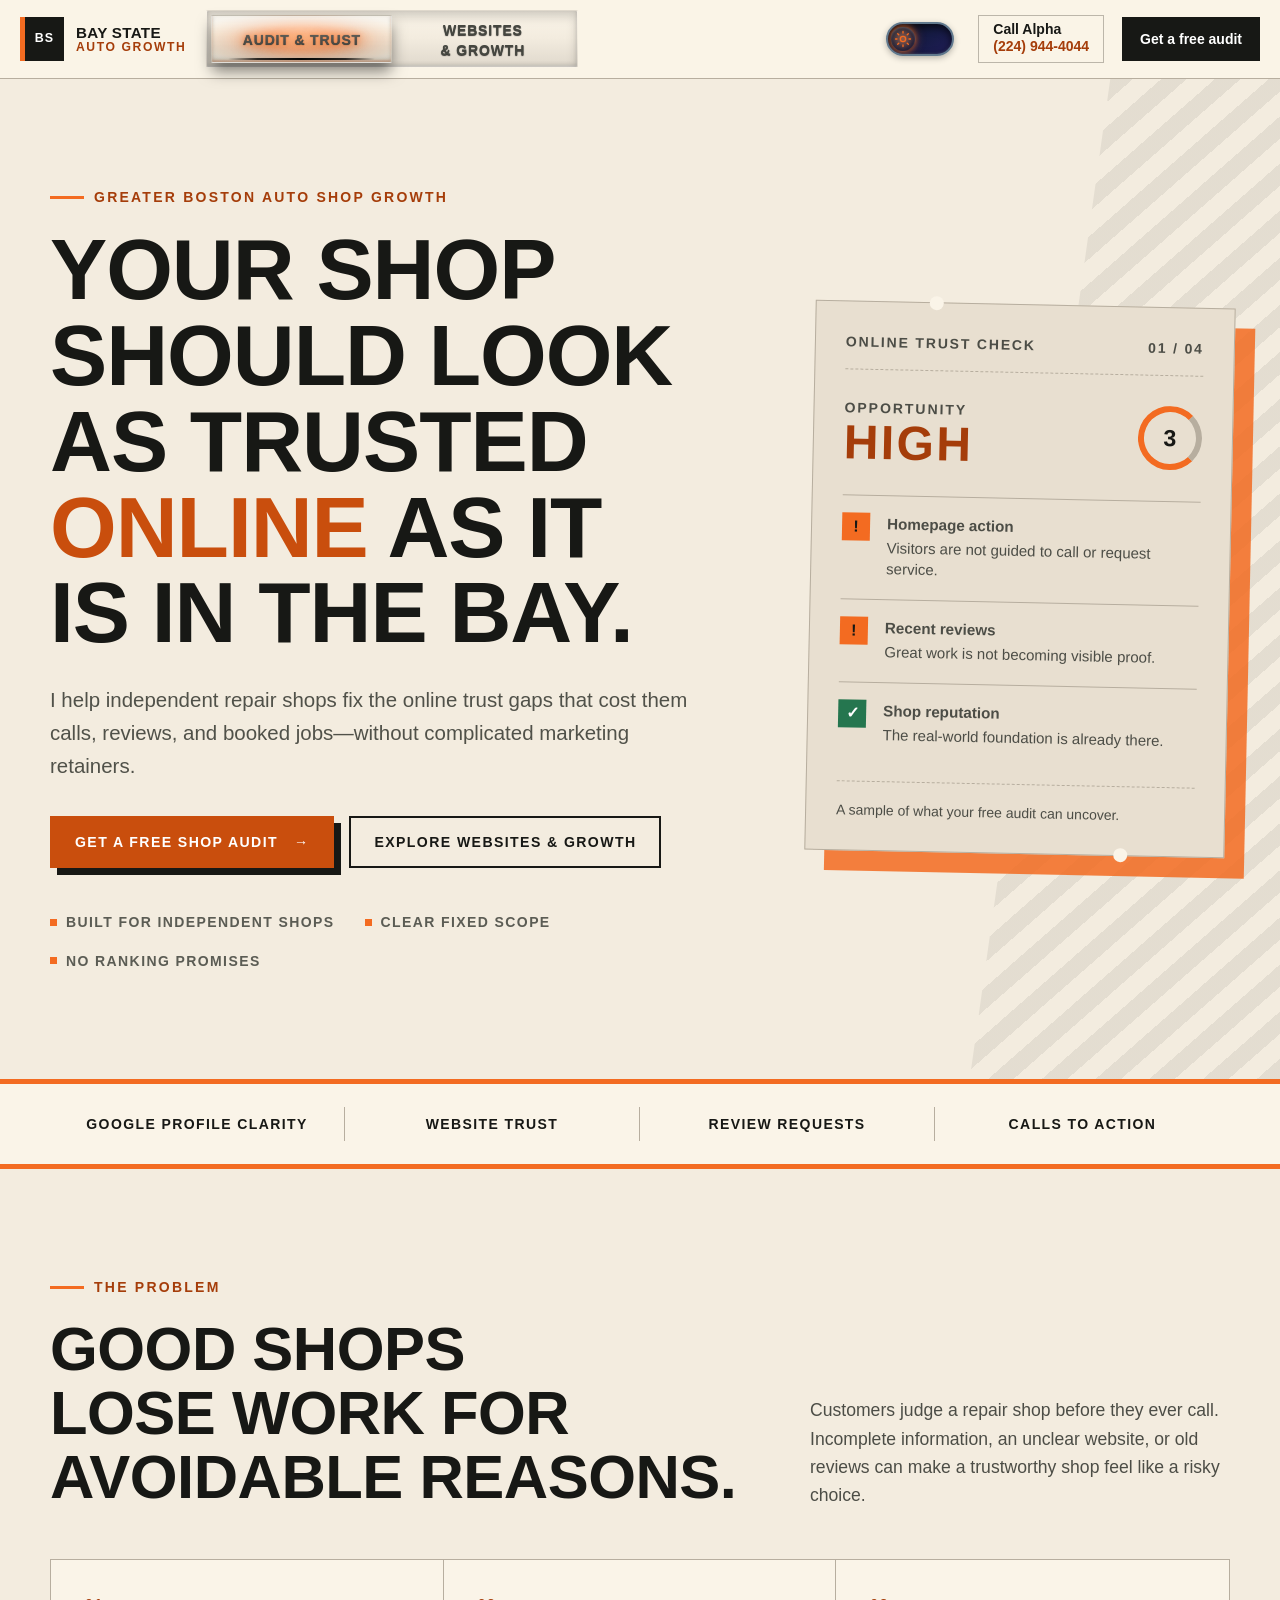
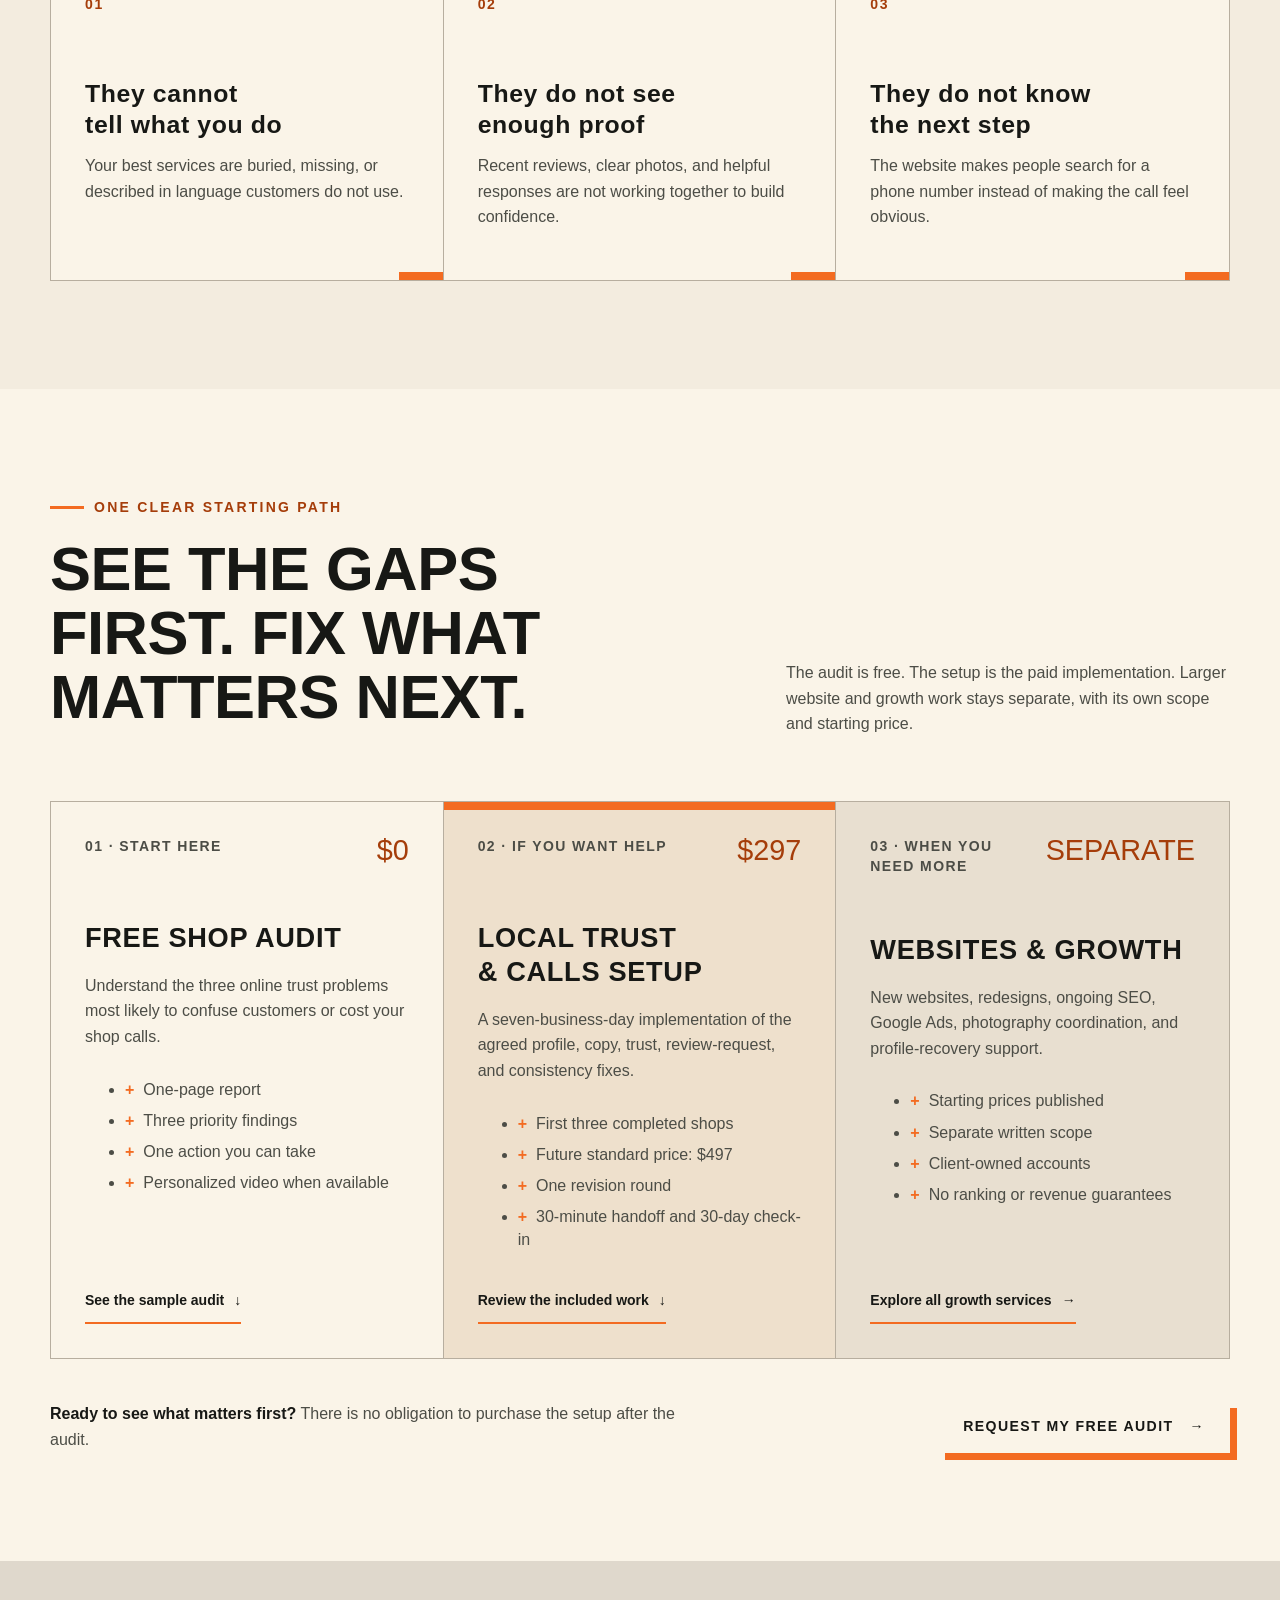
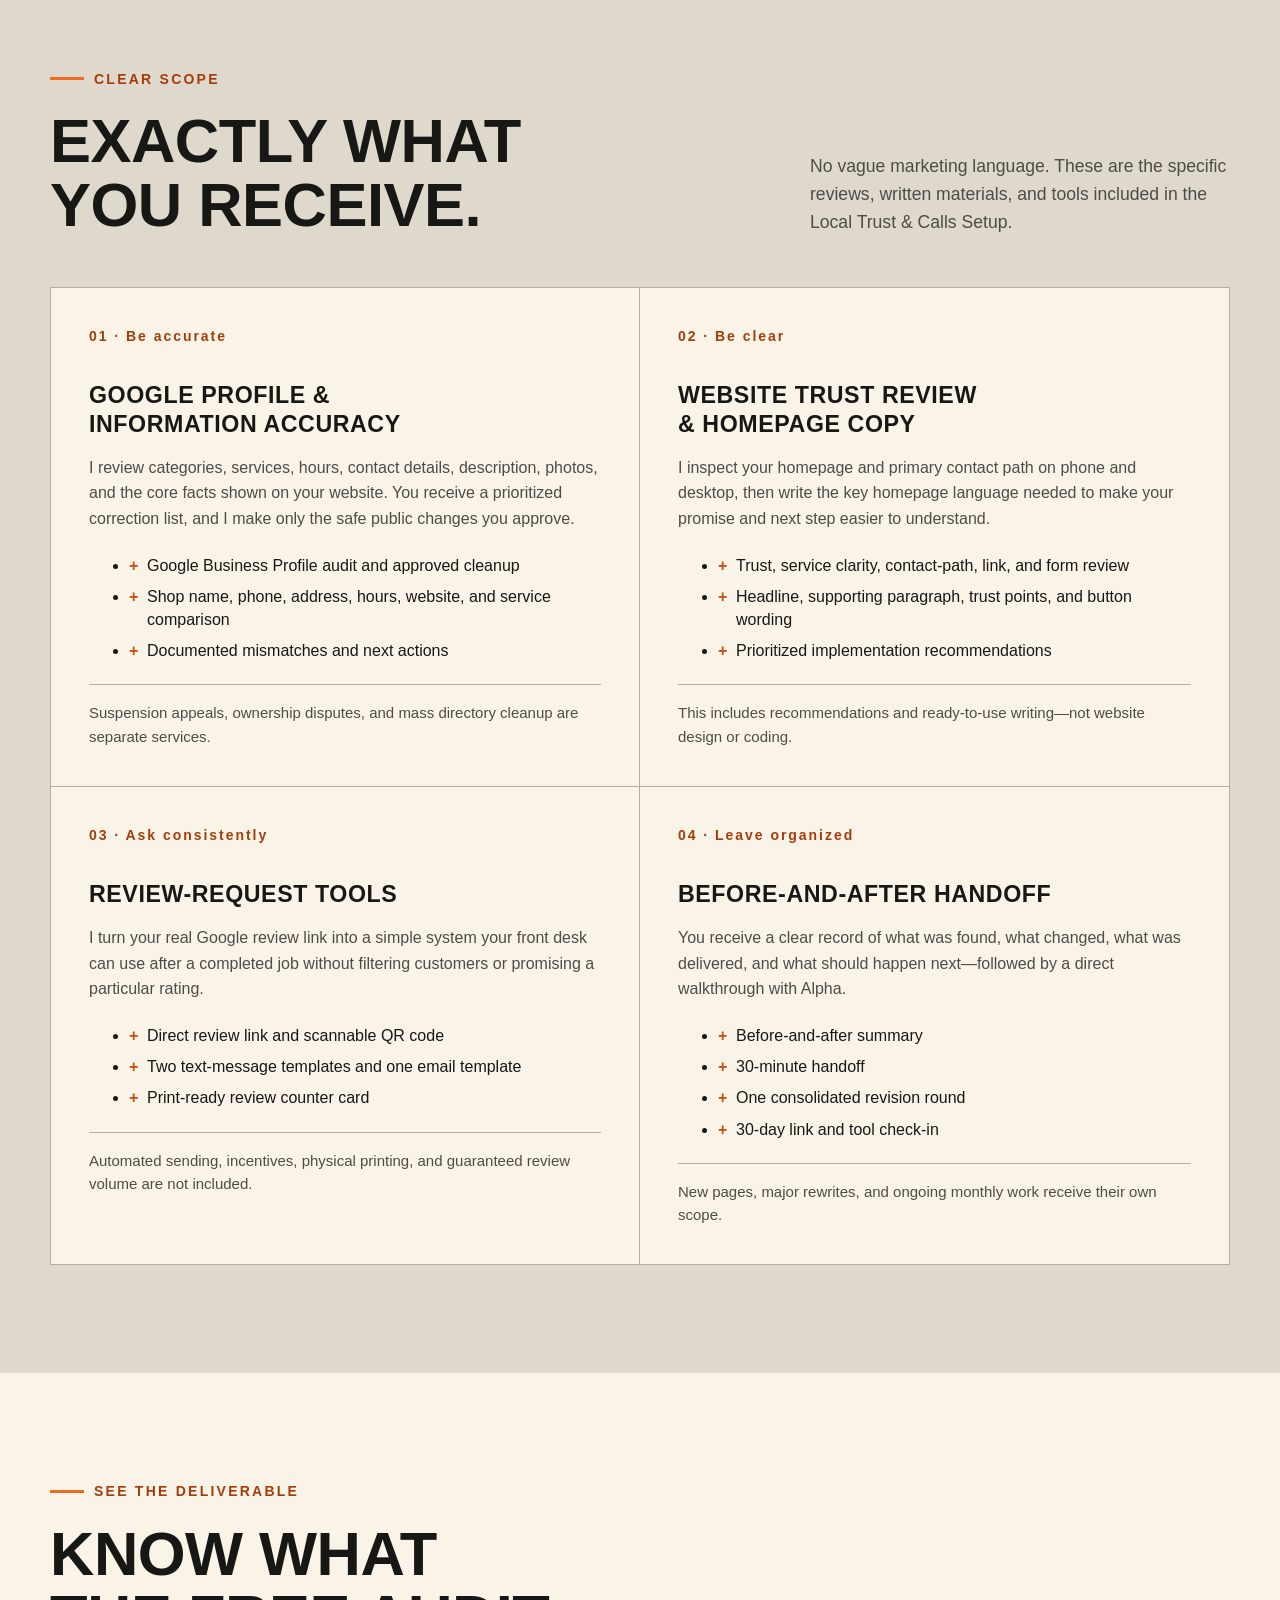
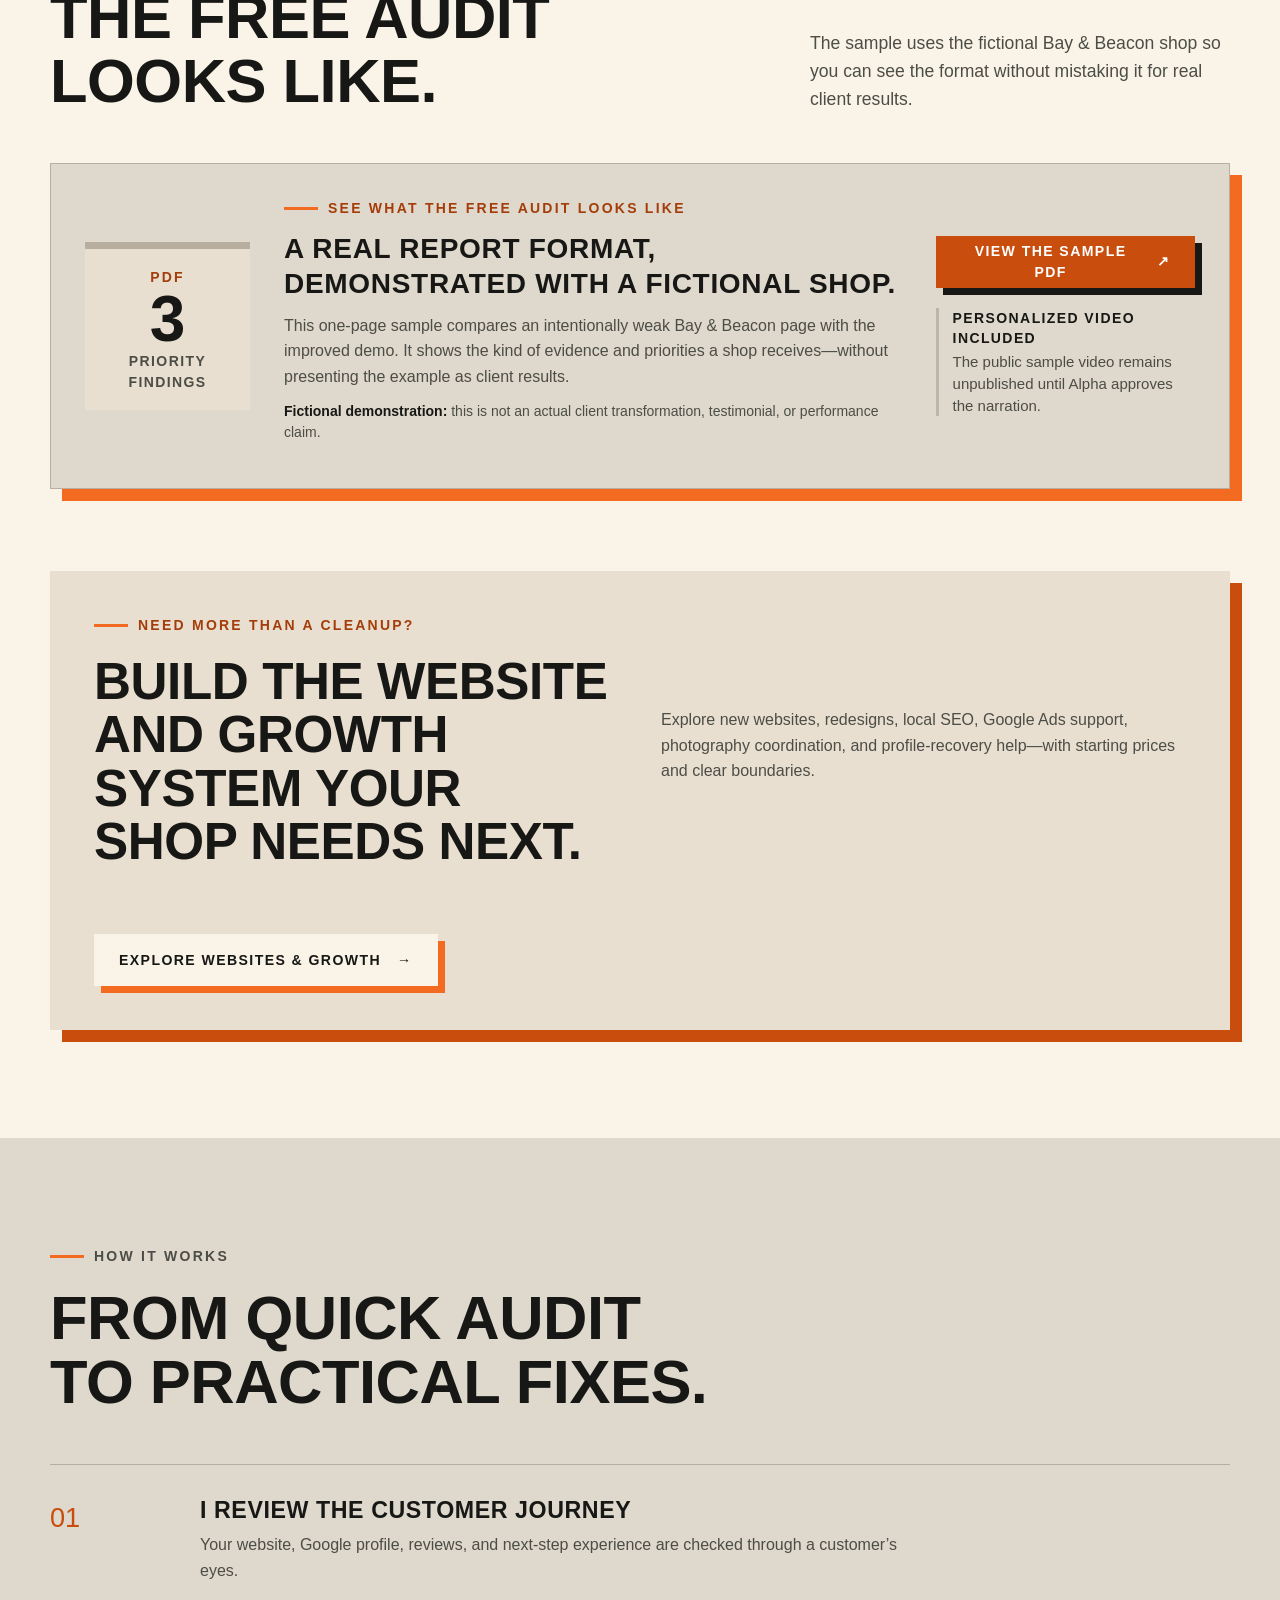
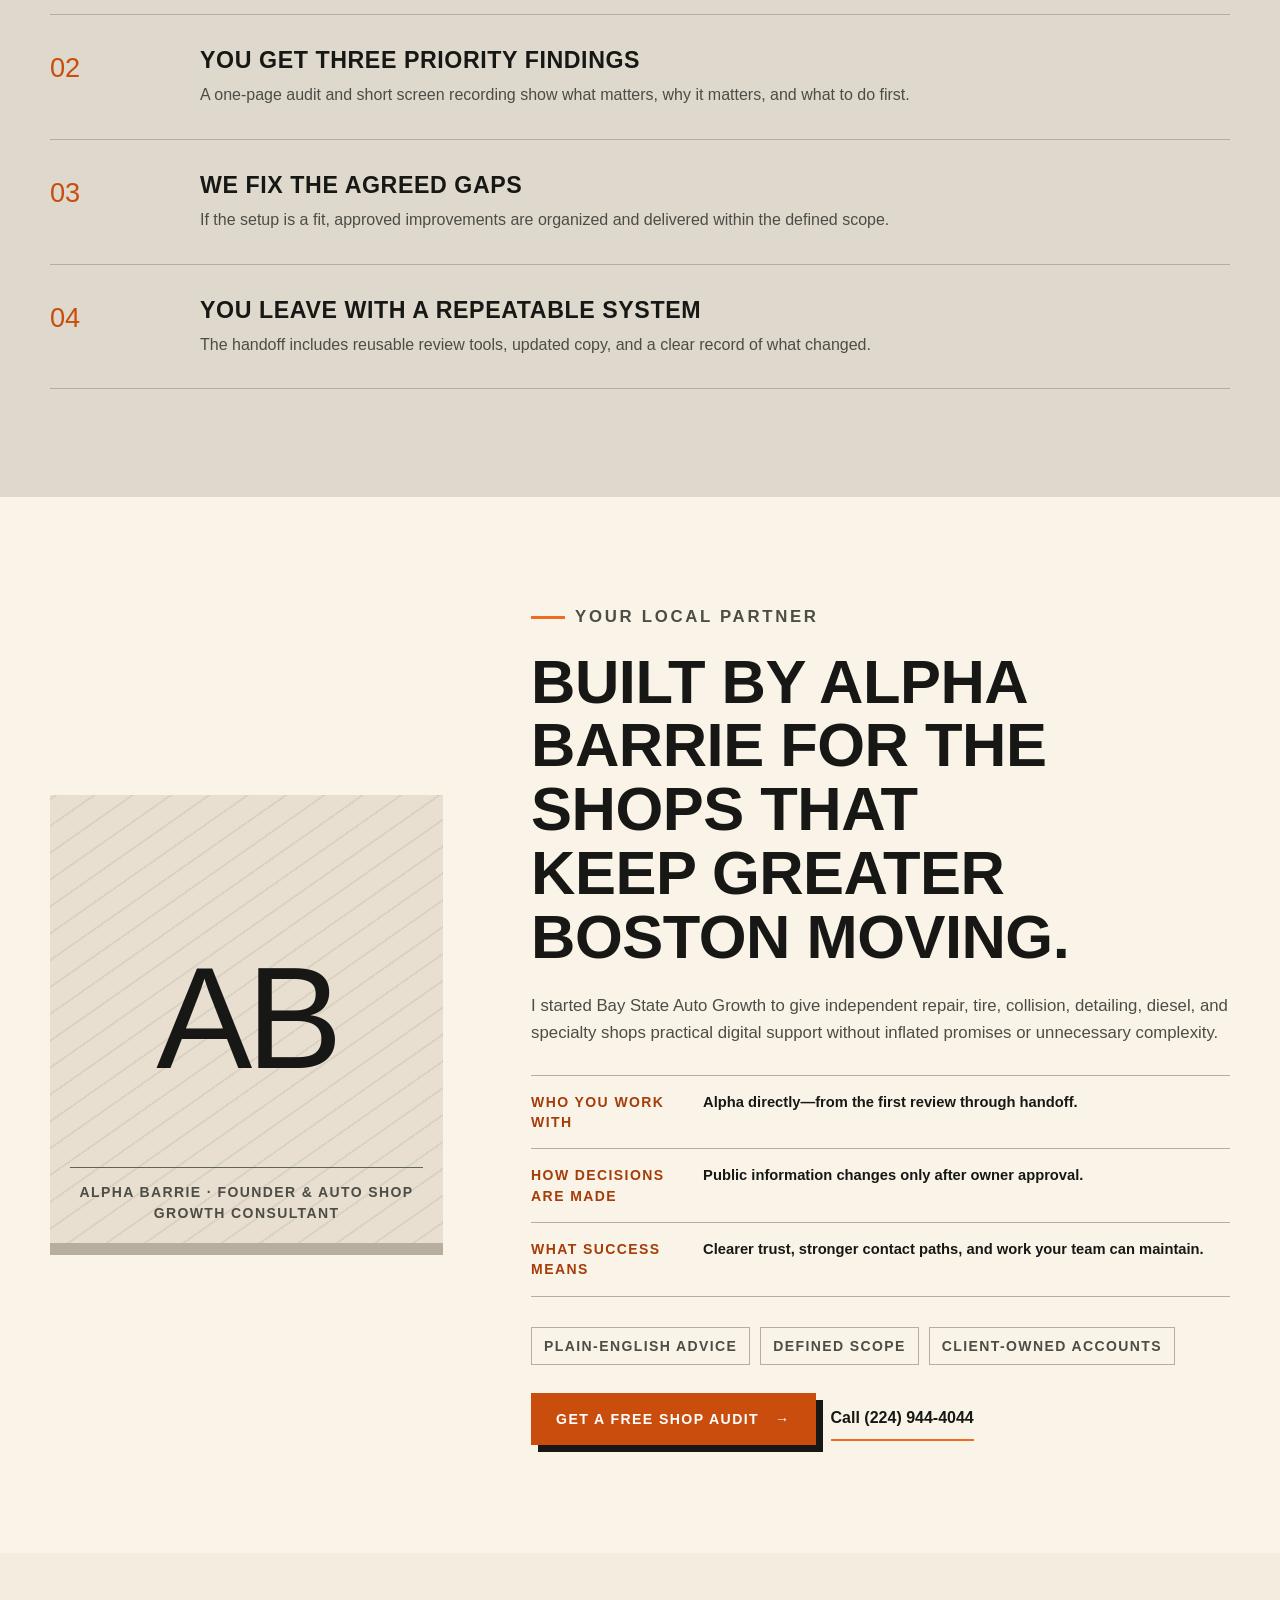
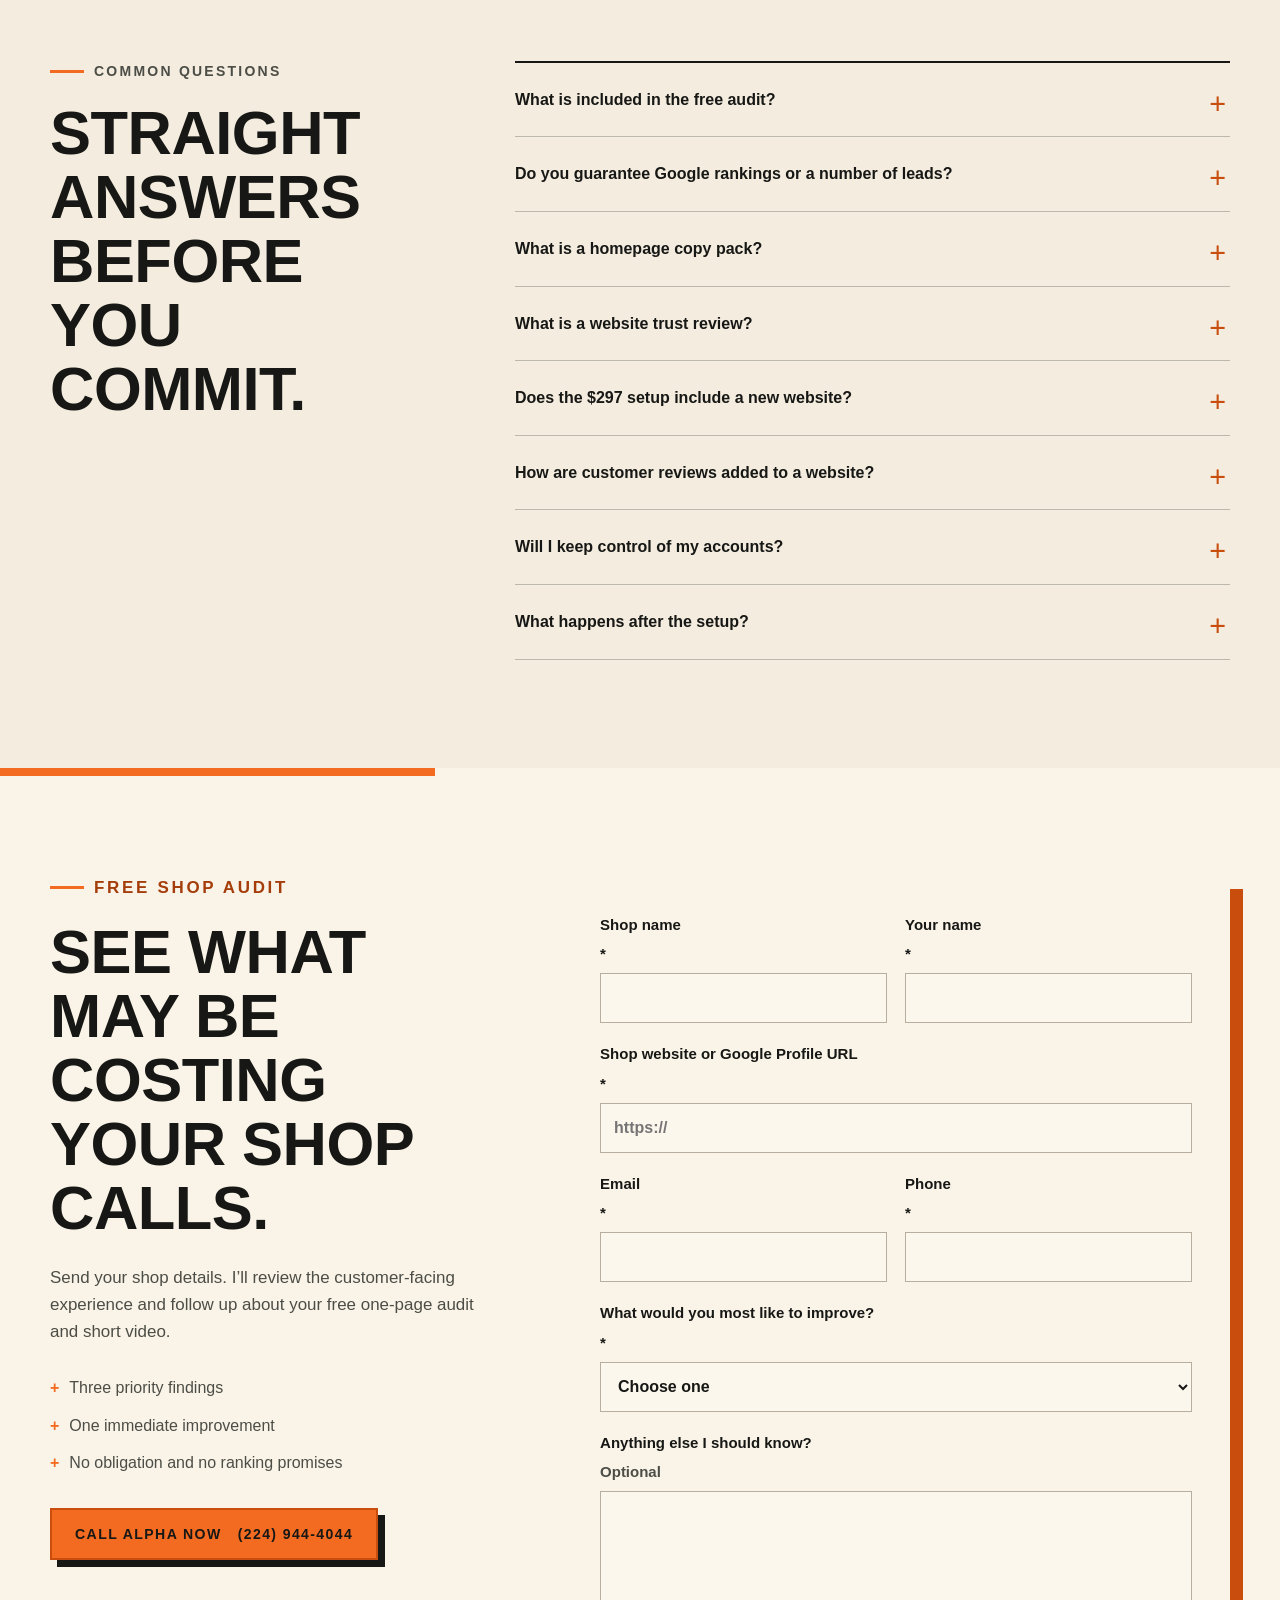
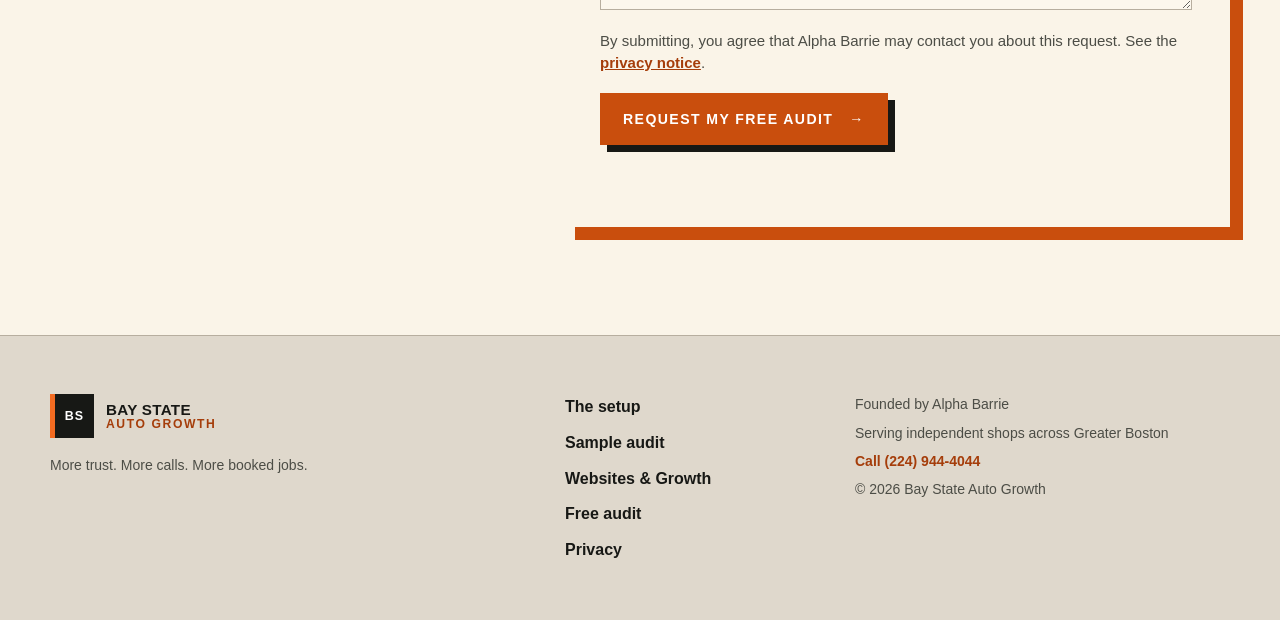
<file: index.html>
<!doctype html>
<html lang="en">
<head>
  <meta charset="utf-8">
  <meta name="viewport" content="width=device-width, initial-scale=1">
  <meta name="description" content="Bay State Auto Growth helps independent auto repair shops in Greater Boston build online trust, generate more calls, and turn local searches into booked jobs.">
  <meta name="theme-color" content="#f3ecdf" data-theme-light="#f3ecdf" data-theme-dark="#111210">
  <meta property="og:type" content="website">
  <meta property="og:title" content="Bay State Auto Growth | More trust. More calls. More booked jobs.">
  <meta property="og:description" content="Practical Google Profile, website trust, and review-system improvements for independent auto shops in Greater Boston.">
  <meta property="og:url" content="https://garage-growth-solutions.pages.dev/">
  <meta property="og:image" content="https://garage-growth-solutions.pages.dev/assets/og-bay-state-auto-growth.webp">
  <meta name="twitter:card" content="summary_large_image">
  <meta name="twitter:title" content="Bay State Auto Growth">
  <meta name="twitter:description" content="More trust. More calls. More booked jobs.">
  <meta name="twitter:image" content="https://garage-growth-solutions.pages.dev/assets/og-bay-state-auto-growth.webp">
  <title>Bay State Auto Growth | Auto Shop Growth in Greater Boston</title>
  <link rel="canonical" href="https://garage-growth-solutions.pages.dev/">
  <link rel="icon" href="assets/favicon.png" type="image/png">
  <script src="theme.js?v=20260902-1"></script>
  <link rel="stylesheet" href="theme-toggle.css?v=20260902-1">
  <link rel="stylesheet" href="style.css?v=20260902-1">
</head>
<body>
  <a class="skip-link" href="#main-content">Skip to main content</a>

  <header class="site-header" id="top">
    <nav class="nav shell" aria-label="Main navigation">
      <a class="brand" href="#top" aria-label="Bay State Auto Growth home">
        <span class="brand-mark" aria-hidden="true">BS</span>
        <span class="brand-name">Bay State <strong>Auto Growth</strong></span>
      </a>
      <div class="page-switch page-switch--audit" aria-label="Choose a Bay State service page">
        <span class="page-switch-light" aria-hidden="true"></span>
        <span class="page-switch-slider" aria-hidden="true"></span>
        <a class="is-active" href="index.html" aria-current="page">Audit &amp; Trust</a>
        <a href="services.html">Websites &amp; Growth</a>
      </div>
      <div class="nav-controls">
        <button class="theme-toggle" type="button" role="switch" aria-checked="false" aria-label="Dark theme" data-theme-toggle>
          <span class="theme-toggle__track" aria-hidden="true"><span class="theme-toggle__thumb">
            <svg class="theme-toggle__icon theme-toggle__icon--sun" viewBox="0 0 24 24"><circle cx="12" cy="12" r="3.5"></circle><path d="M12 2v2M12 20v2M4.93 4.93l1.42 1.42M17.65 17.65l1.42 1.42M2 12h2M20 12h2M4.93 19.07l1.42-1.42M17.65 6.35l1.42-1.42"></path></svg>
            <svg class="theme-toggle__icon theme-toggle__icon--moon" viewBox="0 0 24 24"><path d="M20.5 15.2A8.5 8.5 0 0 1 8.8 3.5 8.5 8.5 0 1 0 20.5 15.2Z"></path></svg>
          </span></span>
        </button>
        <button class="nav-toggle" type="button" aria-expanded="false" aria-controls="nav-menu">
          <span class="sr-only">Open navigation</span>
          <span></span><span></span><span></span>
        </button>
      </div>
      <div class="nav-menu" id="nav-menu">
        <a href="#offer">The setup</a>
        <a href="#sample-audit">Sample audit</a>
        <a href="#about">About</a>
        <a class="nav-call" href="tel:+12249444044" aria-label="Call Alpha Barrie at 224 944 4044">Call Alpha <span>(224) 944-4044</span></a>
        <a class="nav-cta" href="#audit">Get a free audit</a>
      </div>
    </nav>
  </header>

  <main id="main-content">
    <section class="hero section">
      <div class="shell hero-grid">
        <div class="hero-copy">
          <p class="eyebrow"><span></span> Greater Boston auto shop growth</p>
          <h1>Your shop should look as trusted <em>online</em> as it is in the bay.</h1>
          <p class="hero-lead">I help independent repair shops fix the online trust gaps that cost them calls, reviews, and booked jobs—without complicated marketing retainers.</p>
          <div class="button-row">
            <a class="button button-primary" href="#audit">Get a free shop audit <span aria-hidden="true">→</span></a>
            <a class="button button-ghost" href="services.html">Explore websites &amp; growth</a>
          </div>
          <ul class="hero-proof" aria-label="Service highlights">
            <li>Built for independent shops</li>
            <li>Clear fixed scope</li>
            <li>No ranking promises</li>
          </ul>
        </div>

        <aside class="diagnostic-card" aria-label="Sample online trust check">
          <div class="ticket-head"><span>Online trust check</span><span>01 / 04</span></div>
          <div class="score-row">
            <div><span class="score-label">Opportunity</span><strong>HIGH</strong></div>
            <span class="score-ring">3</span>
          </div>
          <div class="check-list">
            <div><span class="status status-warn">!</span><p><strong>Homepage action</strong><small>Visitors are not guided to call or request service.</small></p></div>
            <div><span class="status status-warn">!</span><p><strong>Recent reviews</strong><small>Great work is not becoming visible proof.</small></p></div>
            <div><span class="status status-ok">✓</span><p><strong>Shop reputation</strong><small>The real-world foundation is already there.</small></p></div>
          </div>
          <p class="ticket-note">A sample of what your free audit can uncover.</p>
        </aside>
      </div>
    </section>

    <section class="trust-strip" aria-label="What the service improves">
      <div class="shell trust-items">
        <span>Google profile clarity</span><span>Website trust</span><span>Review requests</span><span>Calls to action</span>
      </div>
    </section>

    <section class="section problem-section" id="problem">
      <div class="shell">
        <div class="section-intro split-intro">
          <div><p class="eyebrow"><span></span> The problem</p><h2>Good shops lose work for avoidable reasons.</h2></div>
          <p>Customers judge a repair shop before they ever call. Incomplete information, an unclear website, or old reviews can make a trustworthy shop feel like a risky choice.</p>
        </div>
        <div class="problem-grid">
          <article><span class="card-number">01</span><h3>They cannot tell what you do</h3><p>Your best services are buried, missing, or described in language customers do not use.</p></article>
          <article><span class="card-number">02</span><h3>They do not see enough proof</h3><p>Recent reviews, clear photos, and helpful responses are not working together to build confidence.</p></article>
          <article><span class="card-number">03</span><h3>They do not know the next step</h3><p>The website makes people search for a phone number instead of making the call feel obvious.</p></article>
        </div>
      </div>
    </section>

    <section class="section offer-section" id="offer">
      <div class="shell offer-heading">
        <div>
          <p class="eyebrow eyebrow-light"><span></span> One clear starting path</p>
          <h2>See the gaps first. Fix what matters next.</h2>
        </div>
        <p>The audit is free. The setup is the paid implementation. Larger website and growth work stays separate, with its own scope and starting price.</p>
      </div>
      <div class="shell offer-roadmap" aria-label="From free audit to optional growth services">
        <article class="offer-stage">
          <div class="offer-stage-top"><span>01 · Start here</span><strong>$0</strong></div>
          <h3>Free shop audit</h3>
          <p>Understand the three online trust problems most likely to confuse customers or cost your shop calls.</p>
          <ul><li>One-page report</li><li>Three priority findings</li><li>One action you can take</li><li>Personalized video when available</li></ul>
          <a href="#sample-audit">See the sample audit <span aria-hidden="true">↓</span></a>
        </article>
        <article class="offer-stage offer-stage-featured">
          <div class="offer-stage-top"><span>02 · If you want help</span><strong>$297</strong></div>
          <h3>Local Trust &amp; Calls Setup</h3>
          <p>A seven-business-day implementation of the agreed profile, copy, trust, review-request, and consistency fixes.</p>
          <ul><li>First three completed shops</li><li>Future standard price: $497</li><li>One revision round</li><li>30-minute handoff and 30-day check-in</li></ul>
          <a href="#service-details">Review the included work <span aria-hidden="true">↓</span></a>
        </article>
        <article class="offer-stage offer-stage-next">
          <div class="offer-stage-top"><span>03 · When you need more</span><strong>Separate</strong></div>
          <h3>Websites &amp; growth</h3>
          <p>New websites, redesigns, ongoing SEO, Google Ads, photography coordination, and profile-recovery support.</p>
          <ul><li>Starting prices published</li><li>Separate written scope</li><li>Client-owned accounts</li><li>No ranking or revenue guarantees</li></ul>
          <a href="services.html">Explore all growth services <span aria-hidden="true">→</span></a>
        </article>
      </div>
      <div class="shell offer-cta-row">
        <p><strong>Ready to see what matters first?</strong> There is no obligation to purchase the setup after the audit.</p>
        <a class="button button-light" href="#audit">Request my free audit <span aria-hidden="true">→</span></a>
      </div>
    </section>

    <section class="section service-details-section" id="service-details">
      <div class="shell">
        <div class="section-intro split-intro">
          <div><p class="eyebrow"><span></span> Clear scope</p><h2>Exactly what you receive.</h2></div>
          <p>No vague marketing language. These are the specific reviews, written materials, and tools included in the Local Trust &amp; Calls Setup.</p>
        </div>
        <div class="setup-groups">
          <article>
            <span class="service-number">01 · Be accurate</span>
            <h3>Google Profile &amp; information accuracy</h3>
            <p>I review categories, services, hours, contact details, description, photos, and the core facts shown on your website. You receive a prioritized correction list, and I make only the safe public changes you approve.</p>
            <ul><li>Google Business Profile audit and approved cleanup</li><li>Shop name, phone, address, hours, website, and service comparison</li><li>Documented mismatches and next actions</li></ul>
            <small>Suspension appeals, ownership disputes, and mass directory cleanup are separate services.</small>
          </article>
          <article>
            <span class="service-number">02 · Be clear</span>
            <h3>Website trust review &amp; homepage copy</h3>
            <p>I inspect your homepage and primary contact path on phone and desktop, then write the key homepage language needed to make your promise and next step easier to understand.</p>
            <ul><li>Trust, service clarity, contact-path, link, and form review</li><li>Headline, supporting paragraph, trust points, and button wording</li><li>Prioritized implementation recommendations</li></ul>
            <small>This includes recommendations and ready-to-use writing—not website design or coding.</small>
          </article>
          <article>
            <span class="service-number">03 · Ask consistently</span>
            <h3>Review-request tools</h3>
            <p>I turn your real Google review link into a simple system your front desk can use after a completed job without filtering customers or promising a particular rating.</p>
            <ul><li>Direct review link and scannable QR code</li><li>Two text-message templates and one email template</li><li>Print-ready review counter card</li></ul>
            <small>Automated sending, incentives, physical printing, and guaranteed review volume are not included.</small>
          </article>
          <article>
            <span class="service-number">04 · Leave organized</span>
            <h3>Before-and-after handoff</h3>
            <p>You receive a clear record of what was found, what changed, what was delivered, and what should happen next—followed by a direct walkthrough with Alpha.</p>
            <ul><li>Before-and-after summary</li><li>30-minute handoff</li><li>One consolidated revision round</li><li>30-day link and tool check-in</li></ul>
            <small>New pages, major rewrites, and ongoing monthly work receive their own scope.</small>
          </article>
        </div>
      </div>
    </section>

    <section class="section sample-section" id="sample-audit">
      <div class="shell section-intro split-intro">
        <div><p class="eyebrow"><span></span> See the deliverable</p><h2>Know what the free audit looks like.</h2></div>
        <p>The sample uses the fictional Bay &amp; Beacon shop so you can see the format without mistaking it for real client results.</p>
      </div>
      <aside class="shell sample-audit-preview" aria-labelledby="sample-audit-title">
        <div class="sample-audit-mark" aria-hidden="true"><span>PDF</span><strong>3</strong><small>priority findings</small></div>
        <div class="sample-audit-copy">
          <p class="eyebrow"><span></span> See what the free audit looks like</p>
          <h3 id="sample-audit-title">A real report format, demonstrated with a fictional shop.</h3>
          <p>This one-page sample compares an intentionally weak Bay &amp; Beacon page with the improved demo. It shows the kind of evidence and priorities a shop receives—without presenting the example as client results.</p>
          <p class="sample-audit-disclosure"><strong>Fictional demonstration:</strong> this is not an actual client transformation, testimonial, or performance claim.</p>
        </div>
        <div class="sample-audit-actions">
          <a class="button button-primary" href="assets/bay-state-auto-growth-sample-audit.pdf" target="_blank" rel="noopener">View the sample PDF <span aria-hidden="true">↗</span></a>
          <span class="video-status"><strong>Personalized video included</strong><small>The public sample video remains unpublished until Alpha approves the narration.</small></span>
        </div>
      </aside>
      <div class="shell growth-bridge">
        <div><p class="eyebrow eyebrow-light"><span></span> Need more than a cleanup?</p><h2>Build the website and growth system your shop needs next.</h2></div>
        <p>Explore new websites, redesigns, local SEO, Google Ads support, photography coordination, and profile-recovery help—with starting prices and clear boundaries.</p>
        <a class="button button-light" href="services.html">Explore websites &amp; growth <span aria-hidden="true">→</span></a>
      </div>
    </section>

    <section class="section process-section" id="process">
      <div class="shell">
        <div class="section-intro"><p class="eyebrow"><span></span> How it works</p><h2>From quick audit to practical fixes.</h2></div>
        <ol class="process-list">
          <li><span>01</span><div><h3>I review the customer journey</h3><p>Your website, Google profile, reviews, and next-step experience are checked through a customer’s eyes.</p></div></li>
          <li><span>02</span><div><h3>You get three priority findings</h3><p>A one-page audit and short screen recording show what matters, why it matters, and what to do first.</p></div></li>
          <li><span>03</span><div><h3>We fix the agreed gaps</h3><p>If the setup is a fit, approved improvements are organized and delivered within the defined scope.</p></div></li>
          <li><span>04</span><div><h3>You leave with a repeatable system</h3><p>The handoff includes reusable review tools, updated copy, and a clear record of what changed.</p></div></li>
        </ol>
      </div>
    </section>

    <section class="section about-section" id="about">
      <div class="shell about-grid">
        <div class="founder-card" aria-label="Alpha Barrie, founder of Bay State Auto Growth"><span class="founder-initials">AB</span><span class="founder-label">Alpha Barrie · Founder &amp; Auto Shop Growth Consultant</span></div>
        <div class="about-copy">
          <p class="eyebrow"><span></span> Your local partner</p>
          <h2>Built by Alpha Barrie for the shops that keep Greater Boston moving.</h2>
          <p>I started Bay State Auto Growth to give independent repair, tire, collision, detailing, diesel, and specialty shops practical digital support without inflated promises or unnecessary complexity.</p>
          <div class="founder-facts">
            <div><span>Who you work with</span><strong>Alpha directly—from the first review through handoff.</strong></div>
            <div><span>How decisions are made</span><strong>Public information changes only after owner approval.</strong></div>
            <div><span>What success means</span><strong>Clearer trust, stronger contact paths, and work your team can maintain.</strong></div>
          </div>
          <div class="principles"><span>Plain-English advice</span><span>Defined scope</span><span>Client-owned accounts</span></div>
          <div class="button-row about-actions"><a class="button button-primary" href="#audit">Get a free shop audit <span aria-hidden="true">→</span></a><a class="text-link" href="tel:+12249444044">Call (224) 944-4044</a></div>
        </div>
      </div>
    </section>

    <section class="section faq-section" id="faq">
      <div class="shell faq-grid">
        <div class="section-intro"><p class="eyebrow"><span></span> Common questions</p><h2>Straight answers before you commit.</h2></div>
        <div class="faq-list">
          <details><summary>What is included in the free audit?</summary><p>You receive a one-page review with three priority findings and a personalized three-to-five-minute screen recording. There is no obligation to buy.</p></details>
          <details><summary>Do you guarantee Google rankings or a number of leads?</summary><p>No. Rankings, calls, and bookings depend on factors no honest provider controls. The work improves clarity, trust, and the path customers use to contact you.</p></details>
          <details><summary>What is a homepage copy pack?</summary><p>It is ready-to-use writing for the main page of your existing website: a stronger headline, supporting paragraph, primary button wording, short trust points, and a closing call to action. It does not include website design or coding.</p></details>
          <details><summary>What is a website trust review?</summary><p>It is a customer-eye review of the homepage and main contact path on phone and desktop. I check clarity, trust signals, service information, calls to action, contact details, links, forms, and mobile usability, then give you prioritized recommendations.</p></details>
          <details><summary>Does the $297 setup include a new website?</summary><p>No. The setup includes the homepage copy pack and website trust review described above. New websites and redesigns have separate scopes and published starting prices on the <a href="services.html">Websites &amp; Growth page</a>.</p></details>
          <details><summary>How are customer reviews added to a website?</summary><p>Customers leave honest feedback on the shop’s Google Profile. With the shop owner’s approval, selected testimonials can then be added manually during a website project or an eligible Client Care update. Open submissions are never published automatically, and customers are never filtered by whether their experience was positive or negative.</p></details>
          <details><summary>Will I keep control of my accounts?</summary><p>Yes. You remain the owner. Access should be granted through available manager or collaborator roles instead of sharing passwords.</p></details>
          <details><summary>What happens after the setup?</summary><p>You can take the completed system and run it yourself. If ongoing support makes sense, a month-to-month care option is discussed during the handoff.</p></details>
        </div>
      </div>
    </section>

    <section class="section audit-section" id="audit">
      <div class="shell audit-grid">
        <div class="audit-copy">
          <p class="eyebrow eyebrow-light"><span></span> Free shop audit</p>
          <h2>See what may be costing your shop calls.</h2>
          <p>Send your shop details. I’ll review the customer-facing experience and follow up about your free one-page audit and short video.</p>
          <ul><li>Three priority findings</li><li>One immediate improvement</li><li>No obligation and no ranking promises</li></ul>
          <a class="button audit-call-button" href="tel:+12249444044" aria-label="Call Alpha Barrie at 224 944 4044">Call Alpha now <span>(224) 944-4044</span></a>
        </div>
        <form class="audit-form" action="https://formspree.io/f/mykavjlj" method="post" data-contact-form data-success-message="Your audit request was sent. Alpha will review it and follow up with the next step.">
          <input type="hidden" name="_subject" value="New Bay State Auto Growth audit request">
          <input type="hidden" name="inquiry-type" value="Free Audit and Local Trust & Calls">
          <label class="honeypot">Leave this field empty<input type="text" name="_gotcha" tabindex="-1" autocomplete="off"></label>
          <div class="field-row">
            <label for="businessName">Shop name <span aria-hidden="true">*</span><input id="businessName" name="business-name" type="text" autocomplete="organization" required></label>
            <label for="ownerName">Your name <span aria-hidden="true">*</span><input id="ownerName" name="owner-name" type="text" autocomplete="name" required></label>
          </div>
          <label for="websiteUrl">Shop website or Google Profile URL <span aria-hidden="true">*</span><input id="websiteUrl" name="website-url" type="url" inputmode="url" placeholder="https://" required></label>
          <div class="field-row">
            <label for="email">Email <span aria-hidden="true">*</span><input id="email" name="email" type="email" autocomplete="email" required></label>
            <label for="phone">Phone <span aria-hidden="true">*</span><input id="phone" name="phone" type="tel" autocomplete="tel" required></label>
          </div>
          <label for="concern">What would you most like to improve? <span aria-hidden="true">*</span>
            <select id="concern" name="primary-concern" required>
              <option value="">Choose one</option><option>More calls from Google</option><option>A more trustworthy website</option><option>More recent customer reviews</option><option>Clearer online booking or quote requests</option><option>I am not sure yet</option>
            </select>
          </label>
          <label for="notes">Anything else I should know? <span class="optional">Optional</span><textarea id="notes" name="notes" rows="4"></textarea></label>
          <p class="form-privacy">By submitting, you agree that Alpha Barrie may contact you about this request. See the <a href="privacy.html">privacy notice</a>.</p>
          <button class="button button-primary submit-button" type="submit">Request my free audit <span aria-hidden="true">→</span></button>
          <p class="form-status" role="status" aria-live="polite" data-form-status></p>
        </form>
      </div>
    </section>
  </main>

  <footer class="site-footer">
    <div class="shell footer-grid">
      <div><a class="brand footer-brand" href="#top"><span class="brand-mark" aria-hidden="true">BS</span><span class="brand-name">Bay State <strong>Auto Growth</strong></span></a><p>More trust. More calls. More booked jobs.</p></div>
      <div class="footer-links"><a href="#offer">The setup</a><a href="#sample-audit">Sample audit</a><a href="services.html">Websites &amp; Growth</a><a href="#audit">Free audit</a><a href="privacy.html">Privacy</a></div>
      <div class="footer-meta"><p>Founded by Alpha Barrie</p><p>Serving independent shops across Greater Boston</p><p><a class="footer-phone" href="tel:+12249444044">Call (224) 944-4044</a></p><p>&copy; <span data-current-year></span> Bay State Auto Growth</p></div>
    </div>
  </footer>

  <a class="mobile-business-call" href="tel:+12249444044" aria-label="Call Alpha Barrie at 224 944 4044">Call Alpha <span>(224) 944-4044</span></a>
  <script src="script.js"></script>
</body>
</html>
</file>
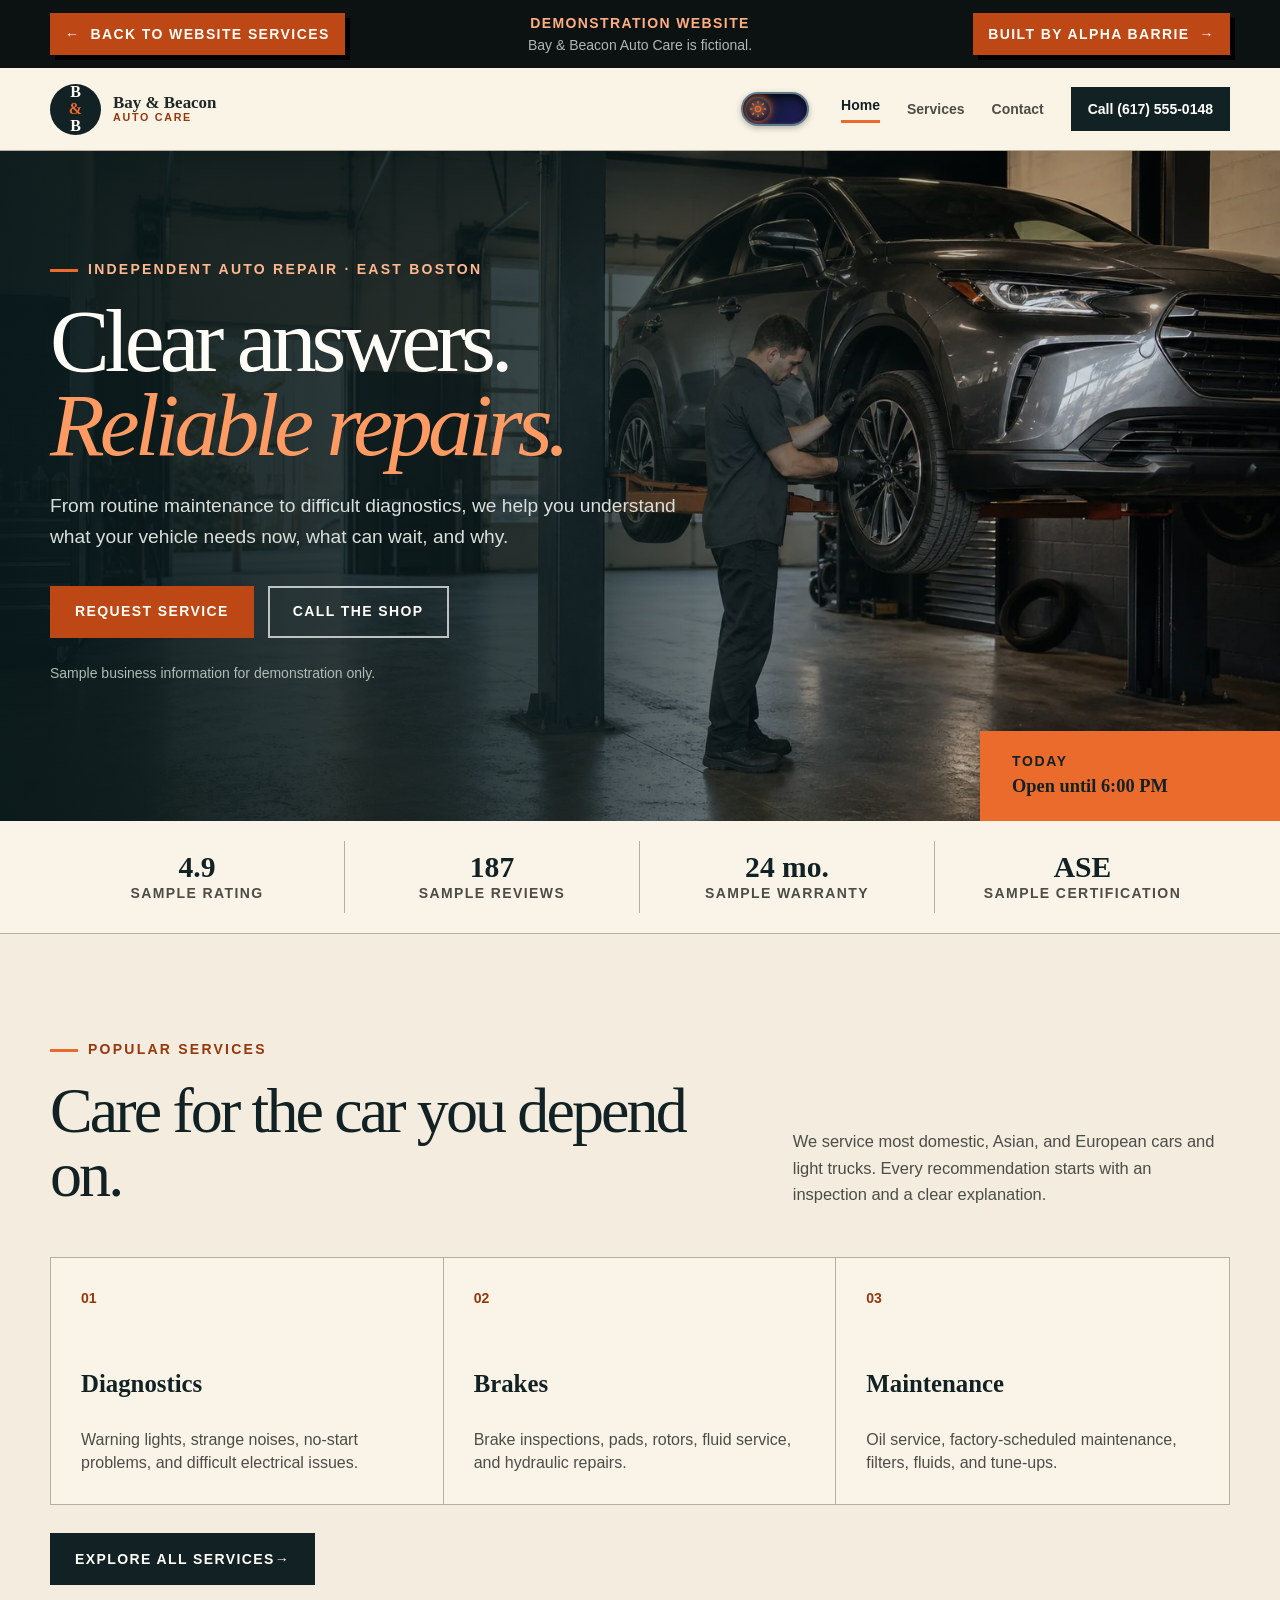
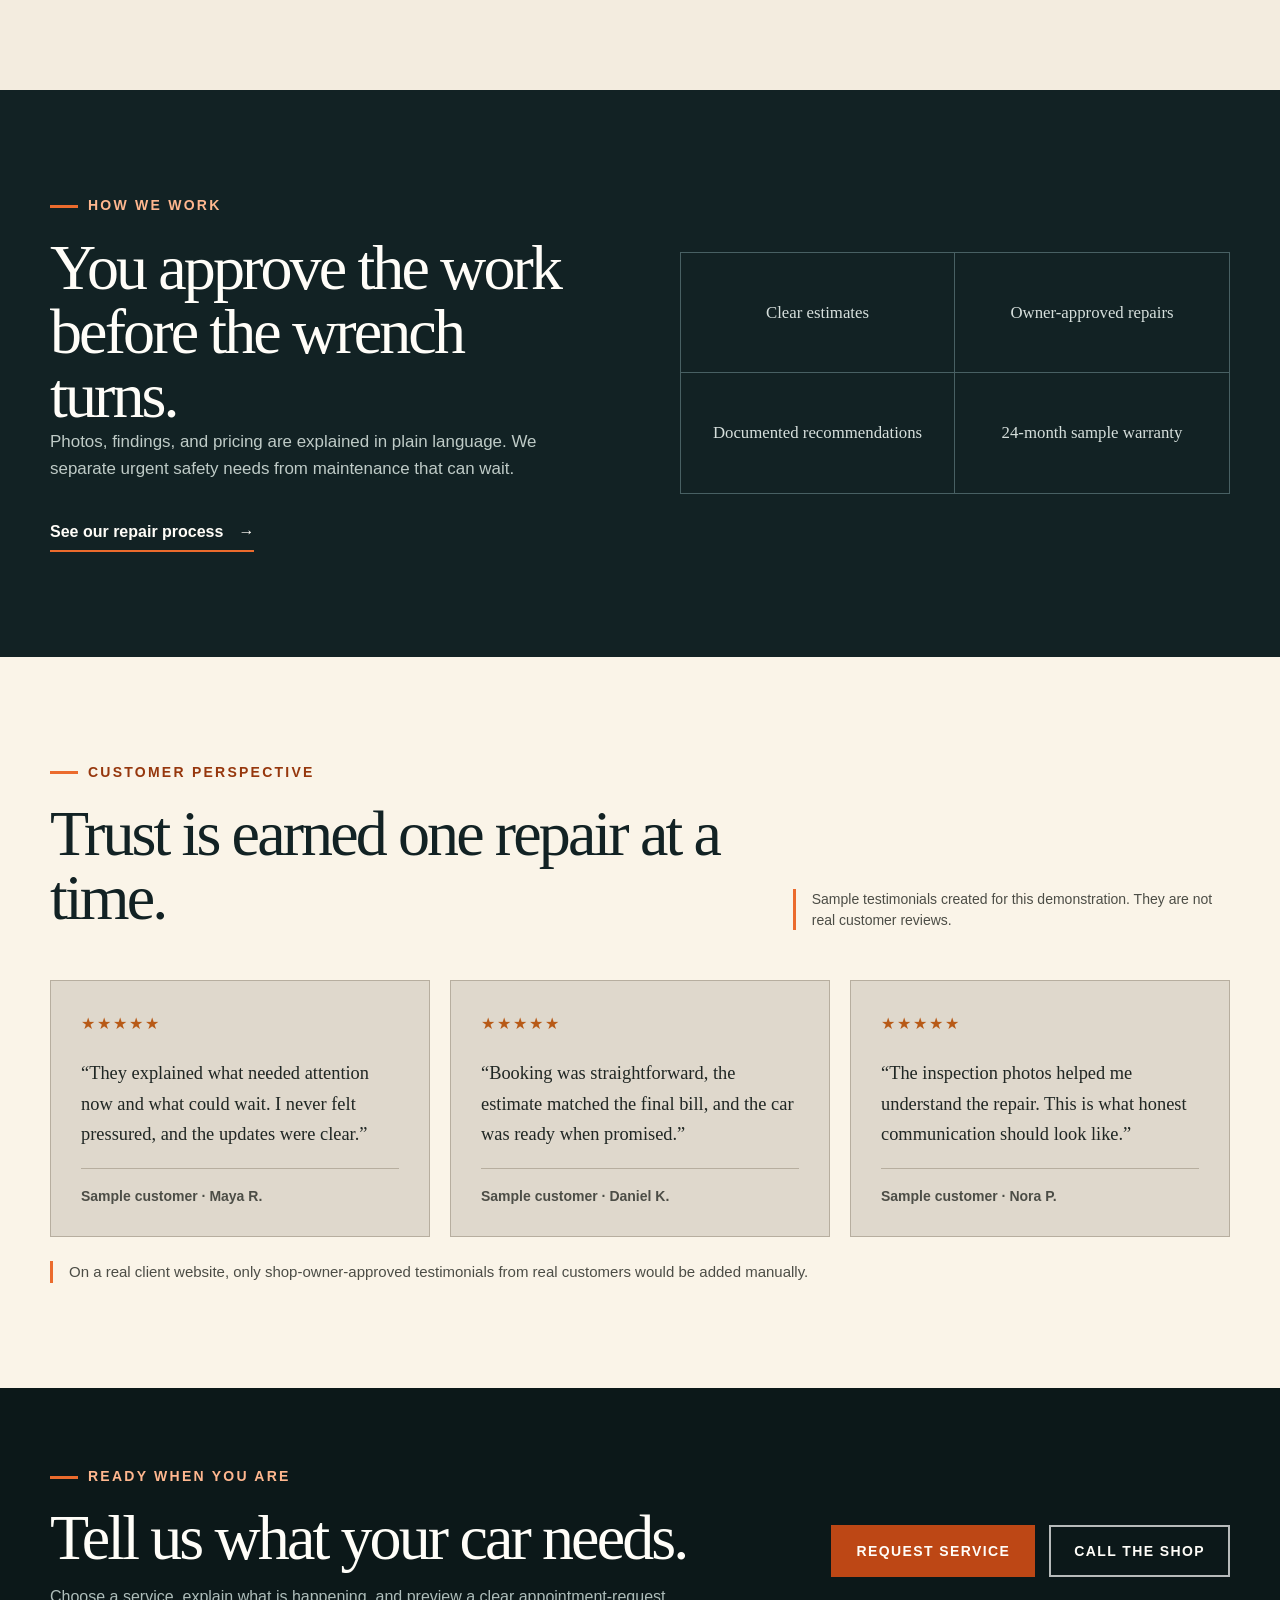
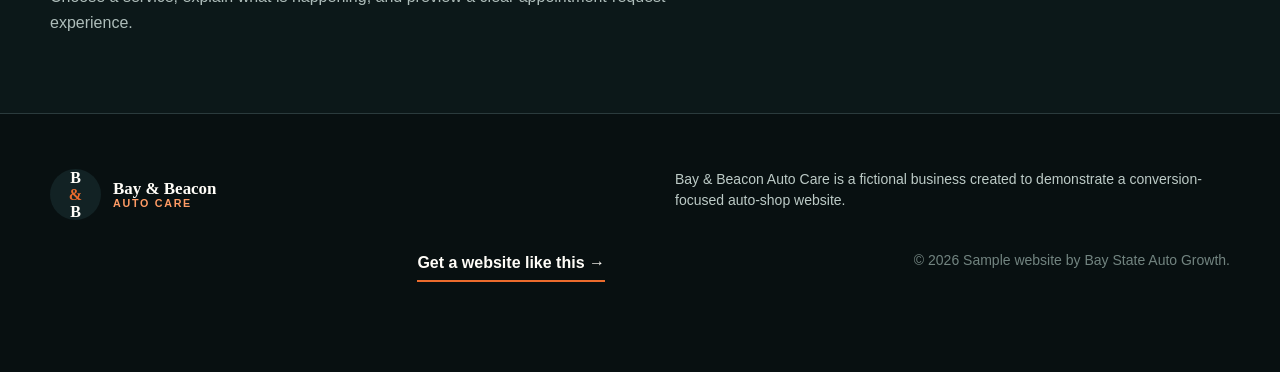
<file: demo/index.html>
<!doctype html>
<html lang="en">
<head>
  <meta charset="utf-8">
  <meta name="viewport" content="width=device-width, initial-scale=1">
  <meta name="description" content="Fictional Bay & Beacon Auto Care homepage created as a multi-page auto-shop website demonstration by Bay State Auto Growth.">
  <meta name="robots" content="noindex, nofollow">
  <meta name="theme-color" content="#faf4e8" data-theme-light="#faf4e8" data-theme-dark="#10191a">
  <title>Bay &amp; Beacon Auto Care | Fictional Shop Demo</title>
  <link rel="icon" href="../assets/favicon.png" type="image/png">
  <script src="../theme.js?v=20260902-1"></script>
  <link rel="stylesheet" href="../theme-toggle.css?v=20260902-1">
  <link rel="stylesheet" href="demo.css?v=20260902-1">
</head>
<body>
  <a class="skip-link" href="#demo-main">Skip to main content</a>

  <aside class="demo-banner" aria-label="Demonstration notice">
    <div class="demo-shell banner-inner">
      <a class="demo-banner-button back-to-main" href="../services.html#website-demo"><span aria-hidden="true">←</span> Back to Website Services</a>
      <p><strong>Demonstration website</strong><span>Bay &amp; Beacon Auto Care is fictional.</span></p>
      <a class="demo-banner-button creator-link" href="../index.html#about">Built by Alpha Barrie <span aria-hidden="true">→</span></a>
    </div>
  </aside>

  <header class="demo-header" id="top">
    <nav class="demo-nav demo-shell" aria-label="Demo website navigation">
      <a class="shop-brand" href="index.html" aria-label="Bay and Beacon Auto Care home">
        <span class="shop-mark" aria-hidden="true">B<span>&amp;</span>B</span>
        <span>Bay &amp; Beacon<strong>Auto Care</strong></span>
      </a>
      <div class="demo-nav-controls">
        <button class="theme-toggle" type="button" role="switch" aria-checked="false" aria-label="Dark theme" data-theme-toggle>
          <span class="theme-toggle__track" aria-hidden="true"><span class="theme-toggle__thumb">
            <svg class="theme-toggle__icon theme-toggle__icon--sun" viewBox="0 0 24 24"><circle cx="12" cy="12" r="3.5"></circle><path d="M12 2v2M12 20v2M4.93 4.93l1.42 1.42M17.65 17.65l1.42 1.42M2 12h2M20 12h2M4.93 19.07l1.42-1.42M17.65 6.35l1.42-1.42"></path></svg>
            <svg class="theme-toggle__icon theme-toggle__icon--moon" viewBox="0 0 24 24"><path d="M20.5 15.2A8.5 8.5 0 0 1 8.8 3.5 8.5 8.5 0 1 0 20.5 15.2Z"></path></svg>
          </span></span>
        </button>
        <button class="demo-nav-toggle" type="button" aria-expanded="false" aria-controls="demo-menu">
          <span class="screen-reader">Open navigation</span><i></i><i></i><i></i>
        </button>
      </div>
      <div class="demo-menu" id="demo-menu">
        <a href="index.html" aria-current="page">Home</a>
        <a href="services.html">Services</a>
        <a href="contact.html">Contact</a>
        <a class="demo-call" href="tel:+16175550148">Call (617) 555-0148</a>
      </div>
    </nav>
  </header>

  <main id="demo-main">
    <section class="shop-hero">
      <img src="../assets/demo-garage.webp" alt="Mechanic inspecting a vehicle in a clean independent repair garage" width="1536" height="1024">
      <div class="hero-shade"></div>
      <div class="demo-shell hero-content">
        <p class="shop-eyebrow">Independent auto repair · East Boston</p>
        <h1>Clear answers.<br><em>Reliable repairs.</em></h1>
        <p>From routine maintenance to difficult diagnostics, we help you understand what your vehicle needs now, what can wait, and why.</p>
        <div class="shop-actions">
          <a class="shop-button shop-button-primary" href="contact.html#appointment">Request service</a>
          <a class="shop-button shop-button-secondary" href="tel:+16175550148">Call the shop</a>
        </div>
        <p class="fiction-note">Sample business information for demonstration only.</p>
      </div>
      <div class="hero-hours"><span>Today</span><strong>Open until 6:00 PM</strong></div>
    </section>

    <section class="confidence-bar" aria-label="Sample shop highlights">
      <div class="demo-shell confidence-grid">
        <div><strong>4.9</strong><span>Sample rating</span></div>
        <div><strong>187</strong><span>Sample reviews</span></div>
        <div><strong>24 mo.</strong><span>Sample warranty</span></div>
        <div><strong>ASE</strong><span>Sample certification</span></div>
      </div>
    </section>

    <section class="shop-section services-section">
      <div class="demo-shell">
        <div class="shop-section-head">
          <div><p class="shop-eyebrow dark">Popular services</p><h2>Care for the car you depend on.</h2></div>
          <p>We service most domestic, Asian, and European cars and light trucks. Every recommendation starts with an inspection and a clear explanation.</p>
        </div>
        <div class="home-service-grid">
          <article><span>01</span><h3>Diagnostics</h3><p>Warning lights, strange noises, no-start problems, and difficult electrical issues.</p></article>
          <article><span>02</span><h3>Brakes</h3><p>Brake inspections, pads, rotors, fluid service, and hydraulic repairs.</p></article>
          <article><span>03</span><h3>Maintenance</h3><p>Oil service, factory-scheduled maintenance, filters, fluids, and tune-ups.</p></article>
        </div>
        <a class="shop-button shop-button-dark section-action" href="services.html">Explore all services <span aria-hidden="true">→</span></a>
      </div>
    </section>

    <section class="shop-section why-section">
      <div class="demo-shell why-grid">
        <div class="why-card">
          <p class="shop-eyebrow">How we work</p>
          <h2>You approve the work before the wrench turns.</h2>
          <p>Photos, findings, and pricing are explained in plain language. We separate urgent safety needs from maintenance that can wait.</p>
          <a class="inline-link" href="services.html#process">See our repair process <span aria-hidden="true">→</span></a>
        </div>
        <div class="home-trust-card">
          <span>Clear estimates</span><span>Owner-approved repairs</span><span>Documented recommendations</span><span>24-month sample warranty</span>
        </div>
      </div>
    </section>

    <section class="shop-section reviews-section" id="reviews">
      <div class="demo-shell">
        <div class="shop-section-head reviews-head">
          <div><p class="shop-eyebrow dark">Customer perspective</p><h2>Trust is earned one repair at a time.</h2></div>
          <p class="sample-label">Sample testimonials created for this demonstration. They are not real customer reviews.</p>
        </div>
        <div class="review-grid">
          <blockquote><div class="stars" aria-label="Five out of five sample stars">★★★★★</div><p>“They explained what needed attention now and what could wait. I never felt pressured, and the updates were clear.”</p><footer>Sample customer · Maya R.</footer></blockquote>
          <blockquote><div class="stars" aria-label="Five out of five sample stars">★★★★★</div><p>“Booking was straightforward, the estimate matched the final bill, and the car was ready when promised.”</p><footer>Sample customer · Daniel K.</footer></blockquote>
          <blockquote><div class="stars" aria-label="Five out of five sample stars">★★★★★</div><p>“The inspection photos helped me understand the repair. This is what honest communication should look like.”</p><footer>Sample customer · Nora P.</footer></blockquote>
        </div>
        <p class="review-policy-note">On a real client website, only shop-owner-approved testimonials from real customers would be added manually.</p>
      </div>
    </section>

    <section class="shop-cta-section">
      <div class="demo-shell shop-cta-grid">
        <div><p class="shop-eyebrow">Ready when you are</p><h2>Tell us what your car needs.</h2><p>Choose a service, explain what is happening, and preview a clear appointment-request experience.</p></div>
        <div class="shop-actions"><a class="shop-button shop-button-primary" href="contact.html#appointment">Request service</a><a class="shop-button shop-button-secondary" href="tel:+16175550148">Call the shop</a></div>
      </div>
    </section>
  </main>

  <footer class="shop-footer">
    <div class="demo-shell footer-layout">
      <a class="shop-brand footer-shop-brand" href="index.html"><span class="shop-mark" aria-hidden="true">B<span>&amp;</span>B</span><span>Bay &amp; Beacon<strong>Auto Care</strong></span></a>
      <p>Bay &amp; Beacon Auto Care is a fictional business created to demonstrate a conversion-focused auto-shop website.</p>
      <a class="builder-link" href="../services.html#consultation">Get a website like this <span aria-hidden="true">→</span></a>
      <p class="copyright">&copy; <span data-demo-year></span> Sample website by Bay State Auto Growth.</p>
    </div>
  </footer>

  <a class="mobile-call" href="tel:+16175550148">Call the shop <span>(617) 555-0148</span></a>
  <script src="demo.js"></script>
</body>
</html>
</file>
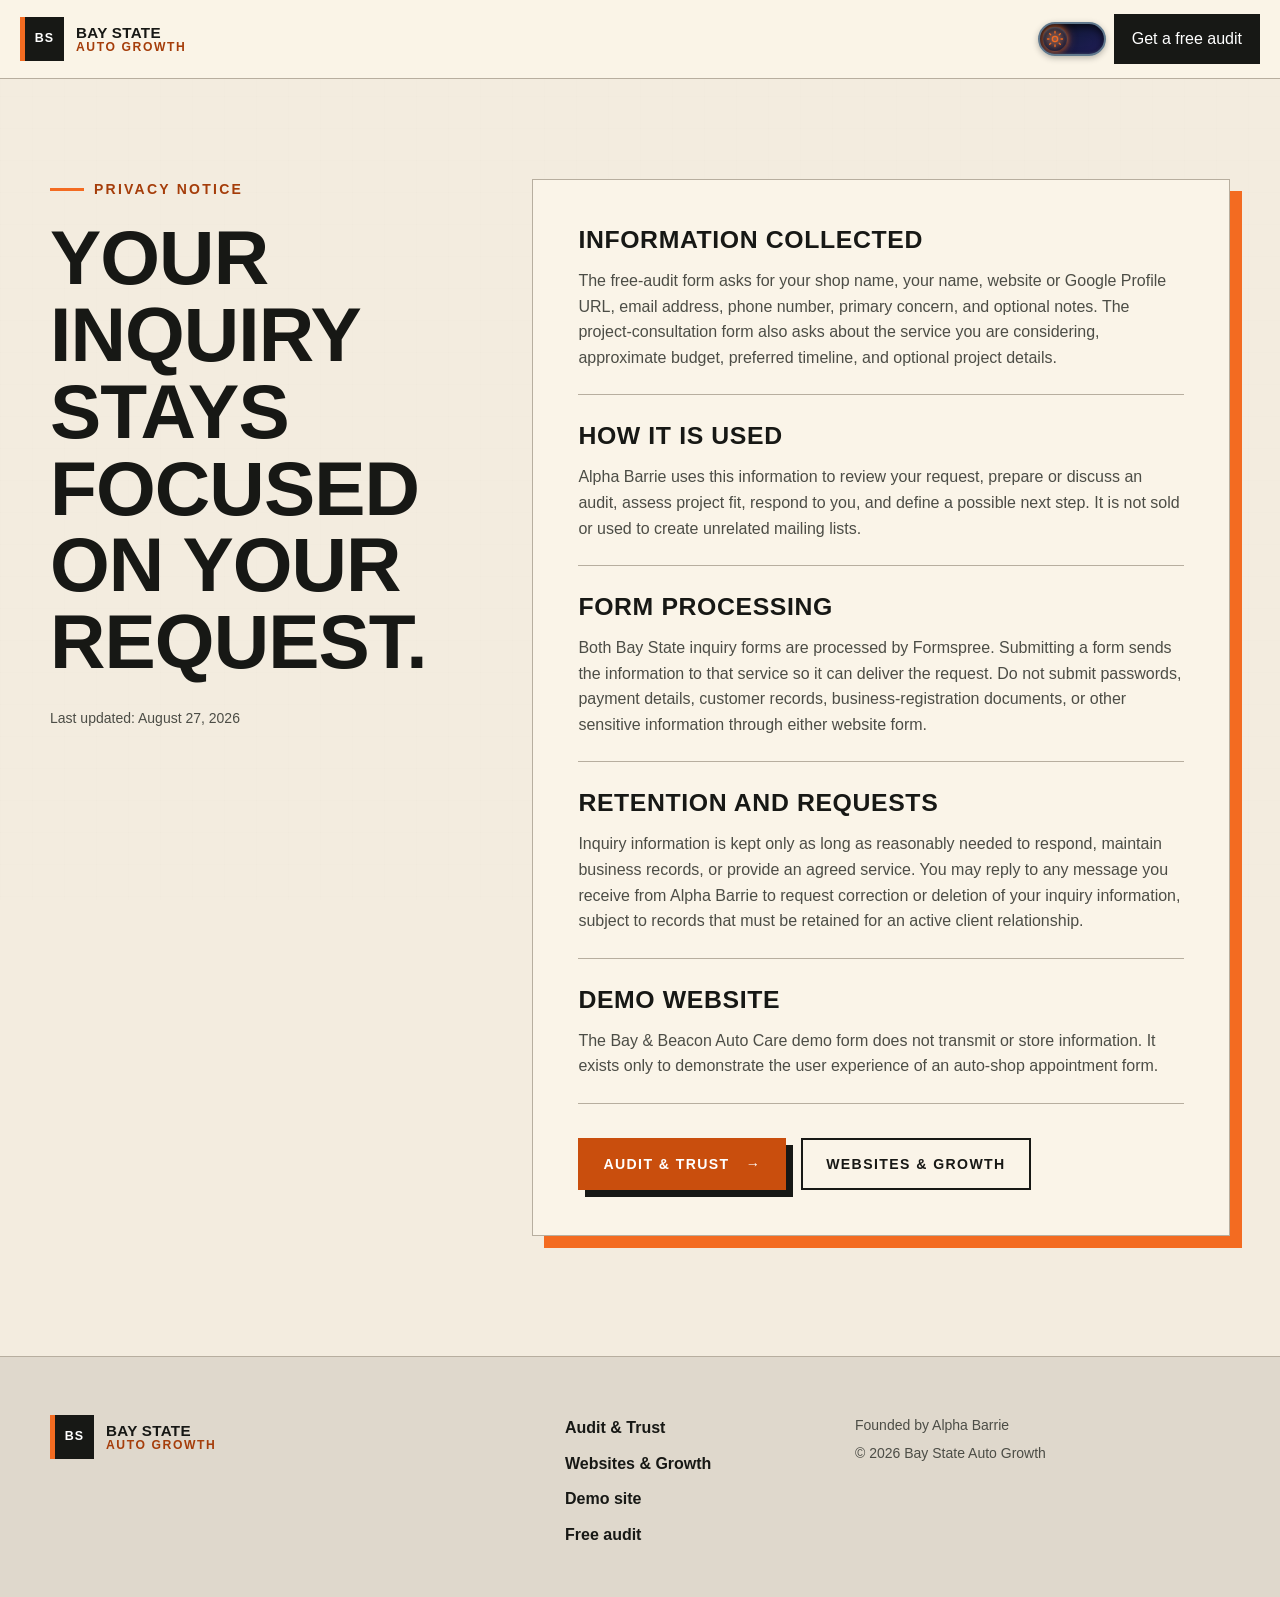
<file: privacy.html>
<!doctype html>
<html lang="en">
<head>
  <meta charset="utf-8">
  <meta name="viewport" content="width=device-width, initial-scale=1">
  <meta name="description" content="Privacy notice for Bay State Auto Growth free-audit and project-consultation inquiries.">
  <meta name="robots" content="noindex">
  <meta name="theme-color" content="#f3ecdf" data-theme-light="#f3ecdf" data-theme-dark="#111210">
  <title>Privacy Notice | Bay State Auto Growth</title>
  <link rel="icon" href="assets/favicon.png" type="image/png">
  <script src="theme.js?v=20260902-1"></script>
  <link rel="stylesheet" href="theme-toggle.css?v=20260902-1">
  <link rel="stylesheet" href="style.css?v=20260902-1">
</head>
<body>
  <a class="skip-link" href="#privacy-content">Skip to main content</a>
  <header class="site-header">
    <nav class="nav shell privacy-nav" aria-label="Privacy page navigation">
      <a class="brand" href="index.html" aria-label="Bay State Auto Growth home">
        <span class="brand-mark" aria-hidden="true">BS</span>
        <span class="brand-name">Bay State <strong>Auto Growth</strong></span>
      </a>
      <div class="nav-controls nav-controls--privacy">
        <button class="theme-toggle" type="button" role="switch" aria-checked="false" aria-label="Dark theme" data-theme-toggle>
          <span class="theme-toggle__track" aria-hidden="true"><span class="theme-toggle__thumb">
            <svg class="theme-toggle__icon theme-toggle__icon--sun" viewBox="0 0 24 24"><circle cx="12" cy="12" r="3.5"></circle><path d="M12 2v2M12 20v2M4.93 4.93l1.42 1.42M17.65 17.65l1.42 1.42M2 12h2M20 12h2M4.93 19.07l1.42-1.42M17.65 6.35l1.42-1.42"></path></svg>
            <svg class="theme-toggle__icon theme-toggle__icon--moon" viewBox="0 0 24 24"><path d="M20.5 15.2A8.5 8.5 0 0 1 8.8 3.5 8.5 8.5 0 1 0 20.5 15.2Z"></path></svg>
          </span></span>
        </button>
        <a class="nav-cta" href="index.html#audit">Get a free audit</a>
      </div>
    </nav>
  </header>
  <main class="privacy-main" id="privacy-content">
    <div class="shell privacy-layout">
      <div class="privacy-title">
        <p class="eyebrow"><span></span> Privacy notice</p>
        <h1>Your inquiry stays focused on your request.</h1>
        <p>Last updated: August 27, 2026</p>
      </div>
      <article class="privacy-copy">
        <section>
          <h2>Information collected</h2>
          <p>The free-audit form asks for your shop name, your name, website or Google Profile URL, email address, phone number, primary concern, and optional notes. The project-consultation form also asks about the service you are considering, approximate budget, preferred timeline, and optional project details.</p>
        </section>
        <section>
          <h2>How it is used</h2>
          <p>Alpha Barrie uses this information to review your request, prepare or discuss an audit, assess project fit, respond to you, and define a possible next step. It is not sold or used to create unrelated mailing lists.</p>
        </section>
        <section>
          <h2>Form processing</h2>
          <p>Both Bay State inquiry forms are processed by Formspree. Submitting a form sends the information to that service so it can deliver the request. Do not submit passwords, payment details, customer records, business-registration documents, or other sensitive information through either website form.</p>
        </section>
        <section>
          <h2>Retention and requests</h2>
          <p>Inquiry information is kept only as long as reasonably needed to respond, maintain business records, or provide an agreed service. You may reply to any message you receive from Alpha Barrie to request correction or deletion of your inquiry information, subject to records that must be retained for an active client relationship.</p>
        </section>
        <section>
          <h2>Demo website</h2>
          <p>The Bay &amp; Beacon Auto Care demo form does not transmit or store information. It exists only to demonstrate the user experience of an auto-shop appointment form.</p>
        </section>
        <div class="button-row"><a class="button button-primary" href="index.html">Audit &amp; Trust <span aria-hidden="true">→</span></a><a class="button button-ghost" href="services.html">Websites &amp; Growth</a></div>
      </article>
    </div>
  </main>
  <footer class="site-footer privacy-footer">
    <div class="shell footer-grid">
      <div><a class="brand footer-brand" href="index.html"><span class="brand-mark" aria-hidden="true">BS</span><span class="brand-name">Bay State <strong>Auto Growth</strong></span></a></div>
      <div class="footer-links"><a href="index.html">Audit &amp; Trust</a><a href="services.html">Websites &amp; Growth</a><a href="demo/">Demo site</a><a href="index.html#audit">Free audit</a></div>
      <div class="footer-meta"><p>Founded by Alpha Barrie</p><p>&copy; <span data-current-year></span> Bay State Auto Growth</p></div>
    </div>
  </footer>
  <script src="script.js"></script>
</body>
</html>
</file>
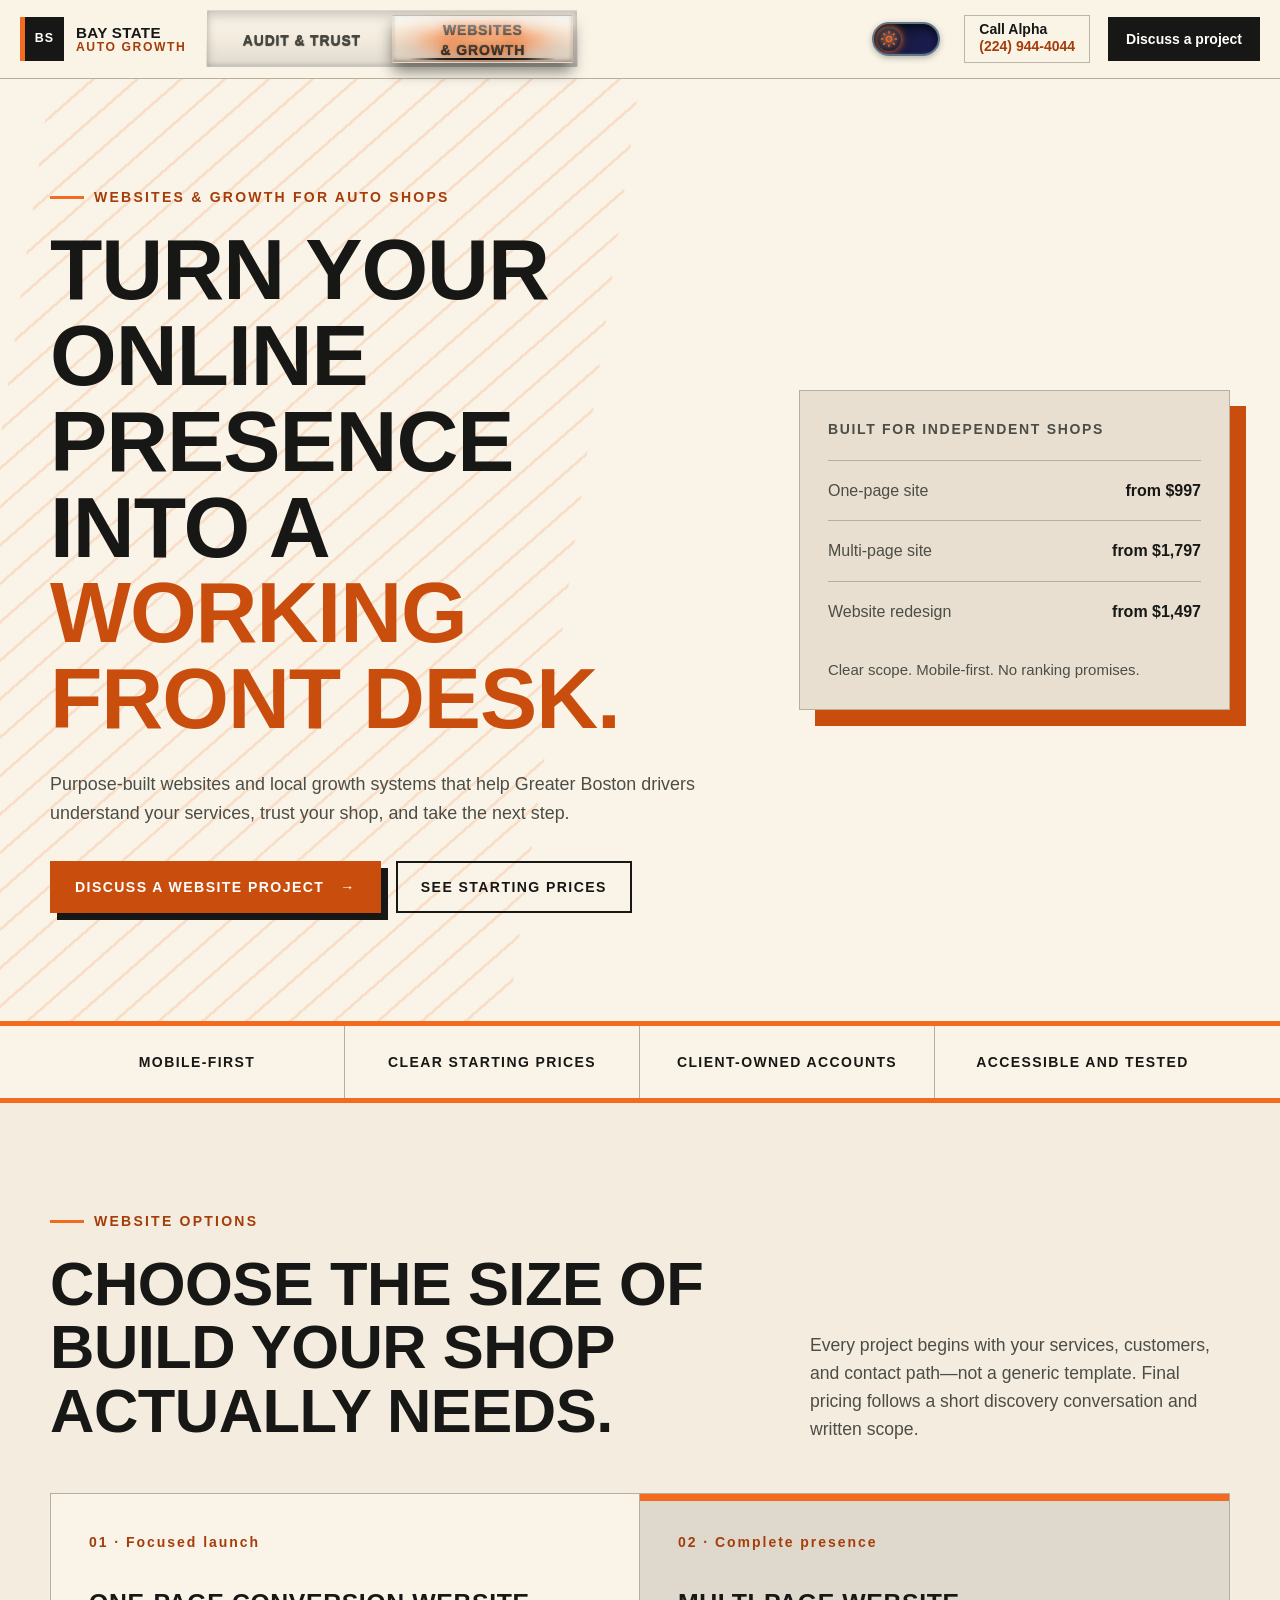
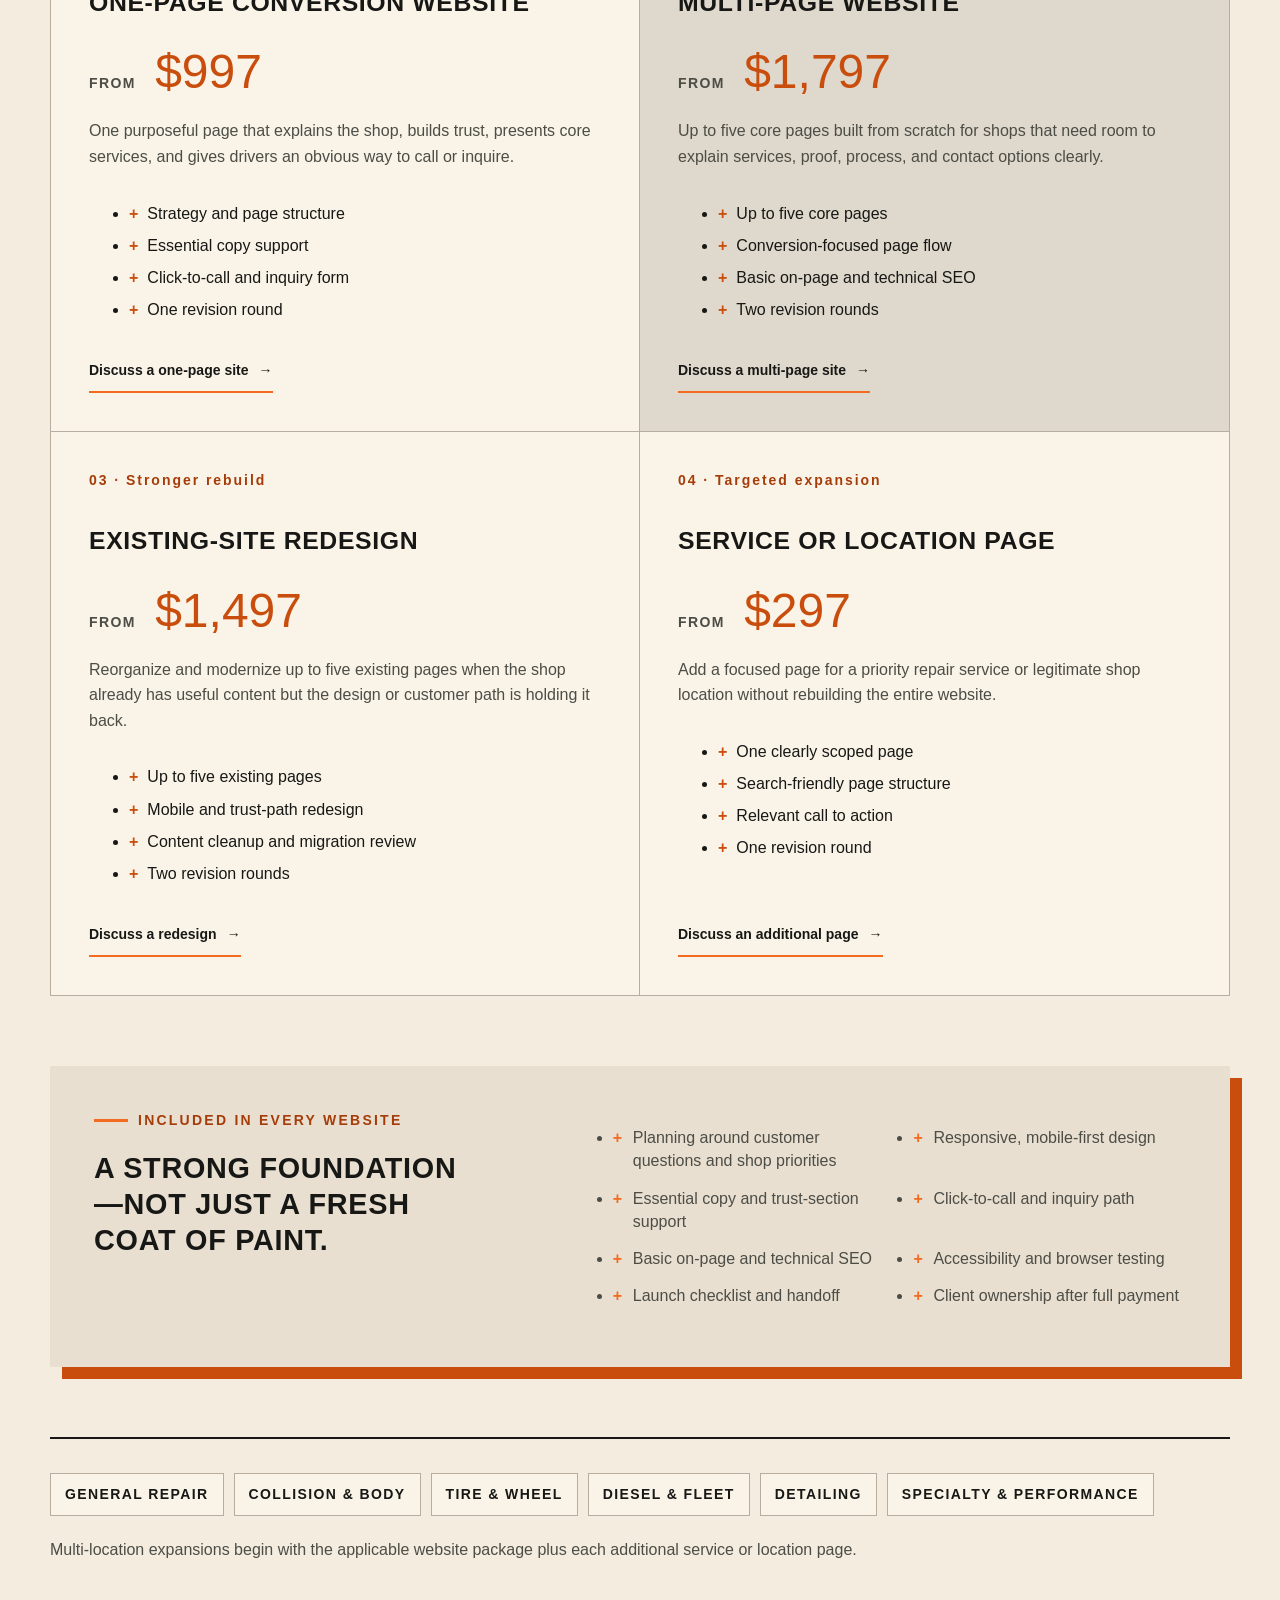
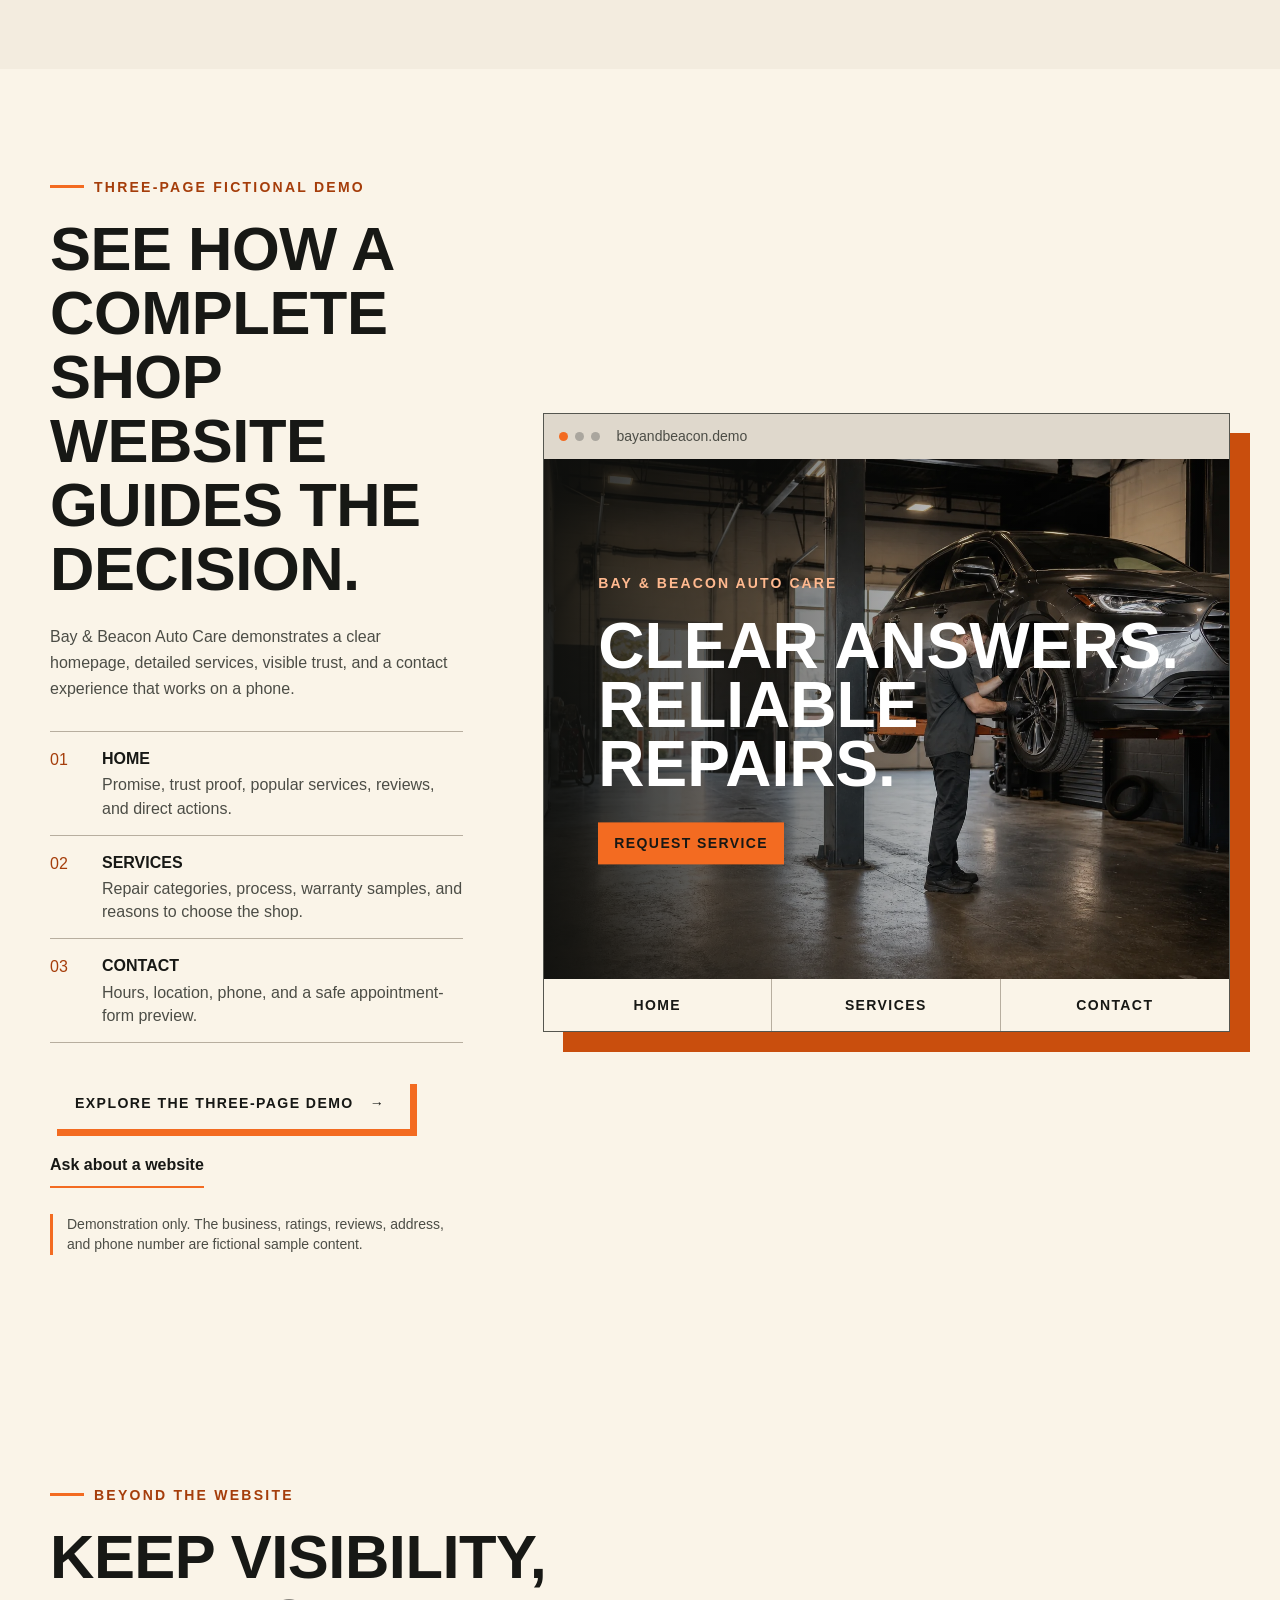
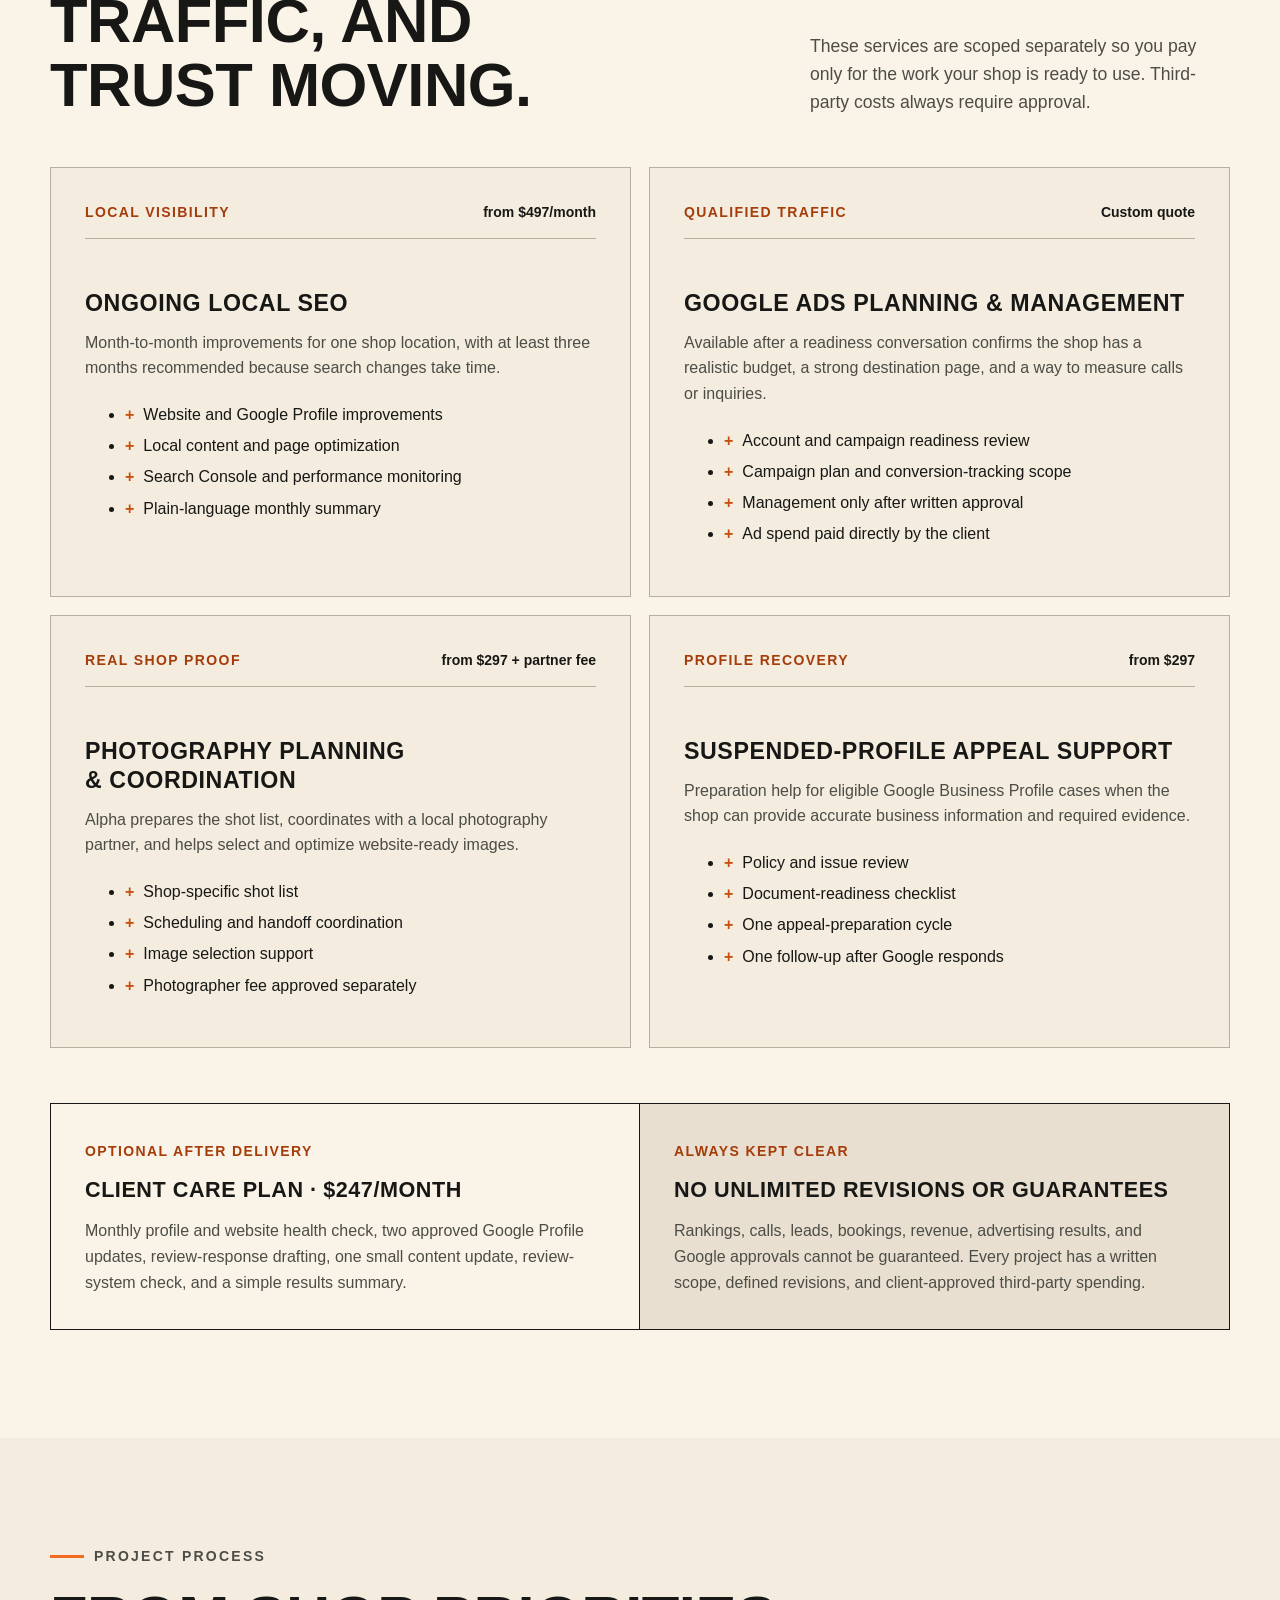
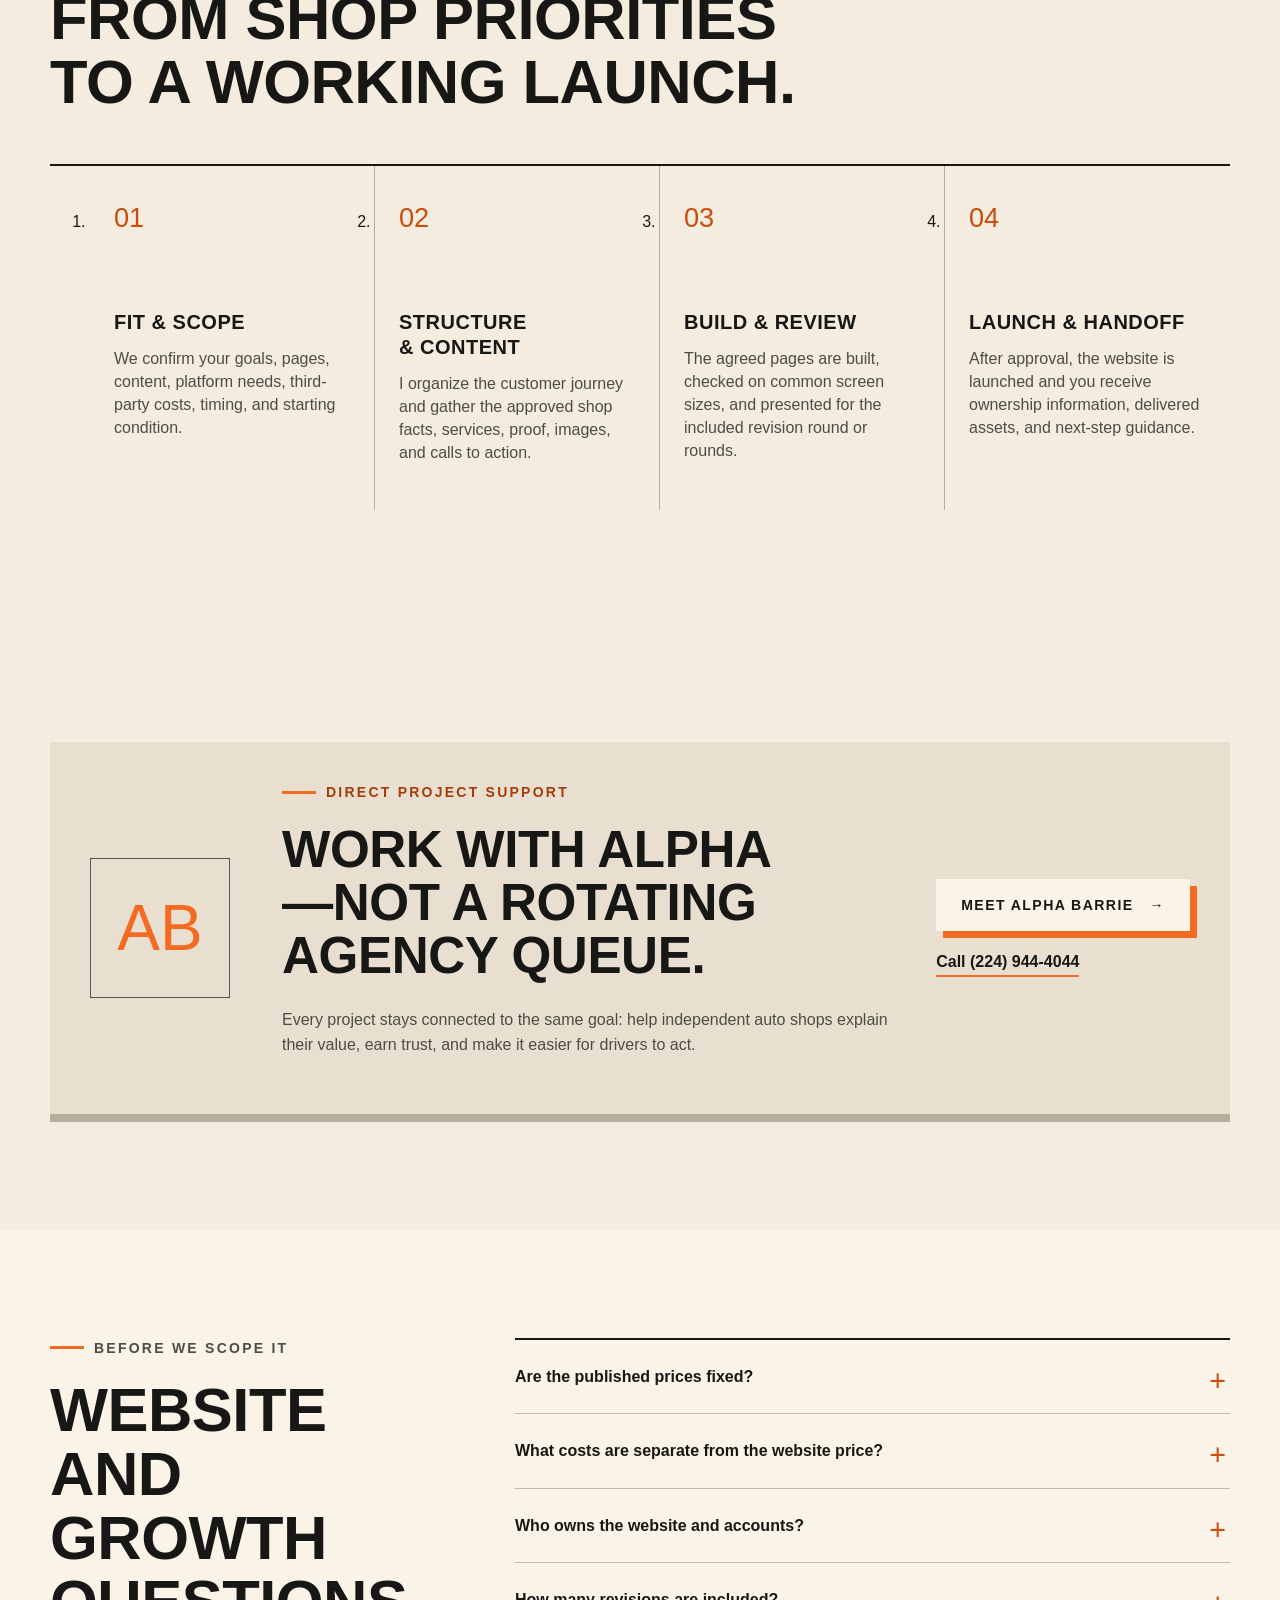
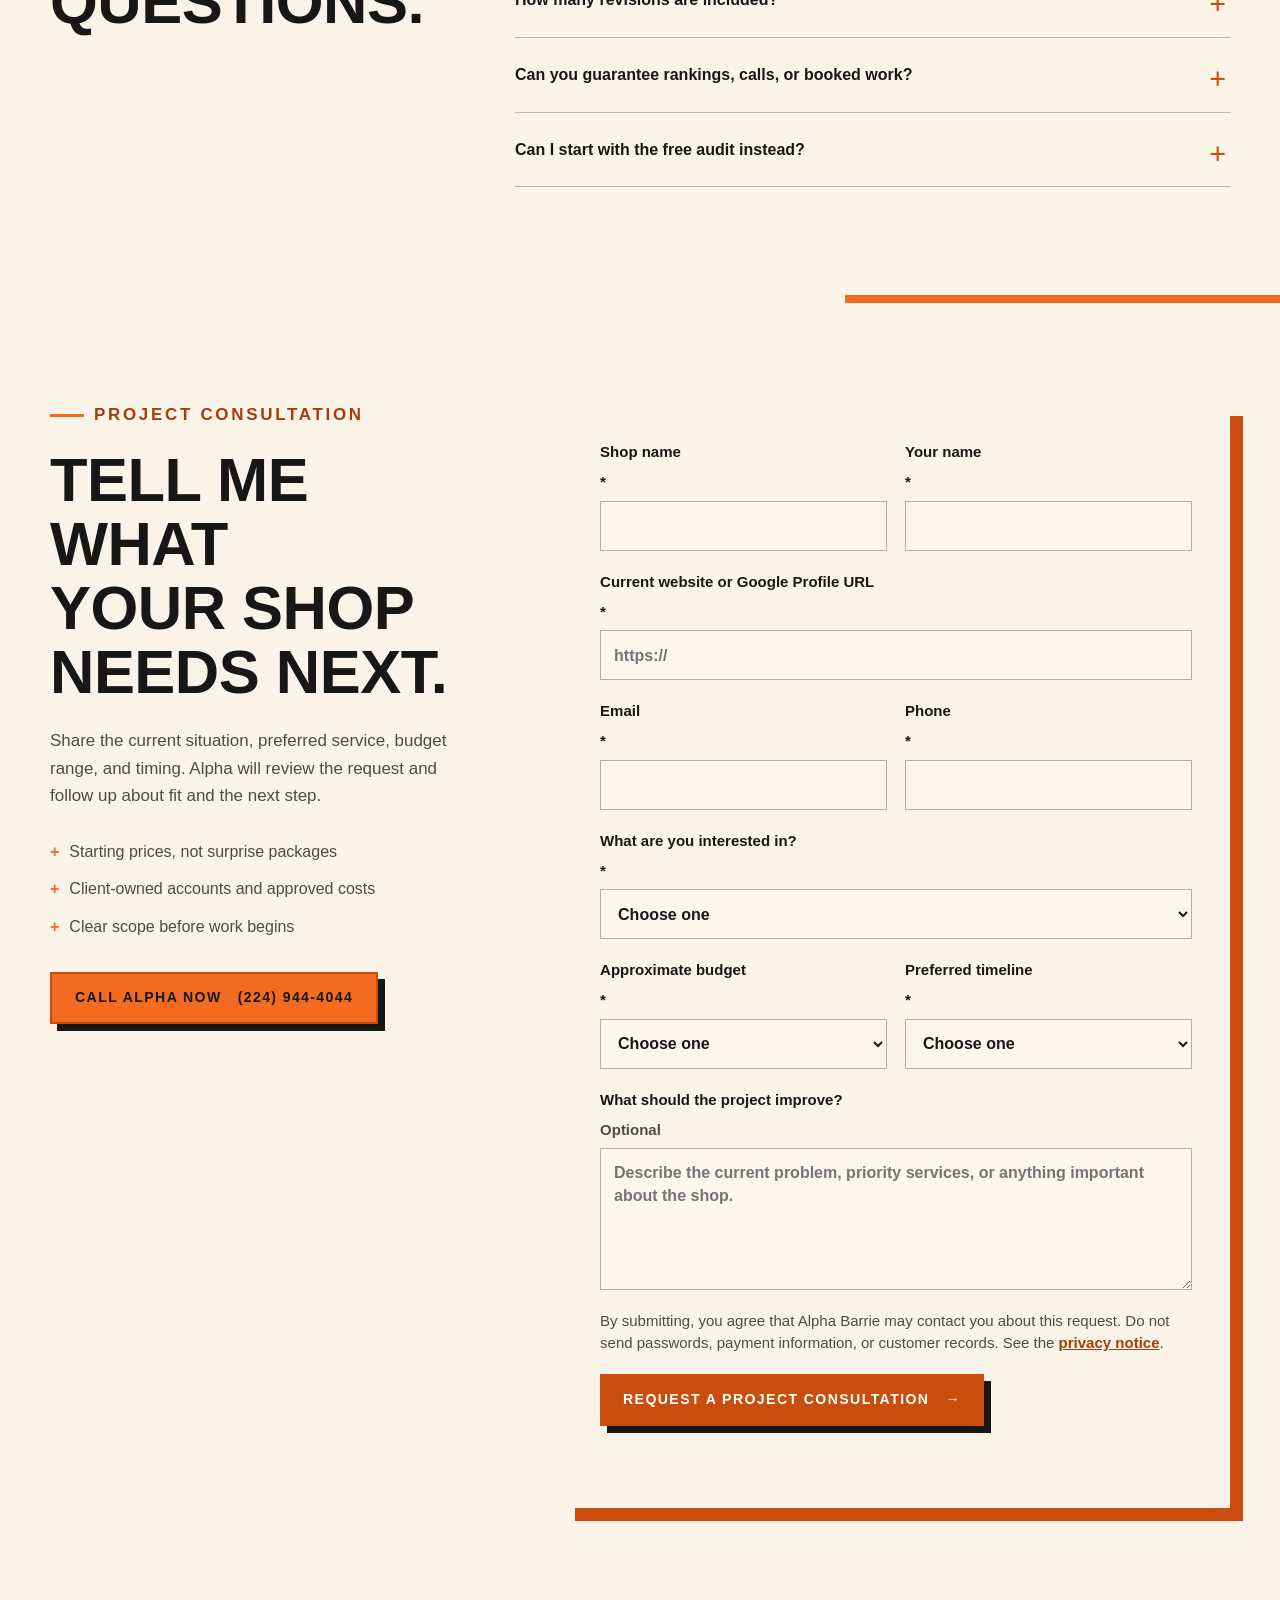
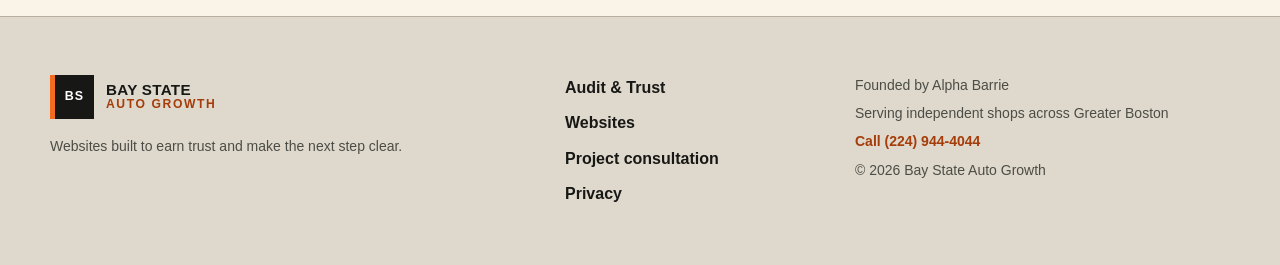
<file: services.html>
<!doctype html>
<html lang="en">
<head>
  <meta charset="utf-8">
  <meta name="viewport" content="width=device-width, initial-scale=1">
  <meta name="description" content="Conversion-focused websites, local SEO, and practical growth services for independent Greater Boston auto shops.">
  <meta name="theme-color" content="#f3ecdf" data-theme-light="#f3ecdf" data-theme-dark="#111210">
  <meta property="og:type" content="website">
  <meta property="og:title" content="Websites &amp; Growth Services | Bay State Auto Growth">
  <meta property="og:description" content="Purpose-built auto-shop websites and local growth services with clear scope, starting prices, and direct support from Alpha Barrie.">
  <meta property="og:url" content="https://garage-growth-solutions.pages.dev/services.html">
  <meta property="og:image" content="https://garage-growth-solutions.pages.dev/assets/og-bay-state-auto-growth.webp">
  <meta name="twitter:card" content="summary_large_image">
  <meta name="twitter:title" content="Websites &amp; Growth Services | Bay State Auto Growth">
  <meta name="twitter:description" content="Websites and local growth systems built for independent auto shops.">
  <meta name="twitter:image" content="https://garage-growth-solutions.pages.dev/assets/og-bay-state-auto-growth.webp">
  <title>Websites &amp; Growth Services | Bay State Auto Growth</title>
  <link rel="canonical" href="https://garage-growth-solutions.pages.dev/services.html">
  <link rel="icon" href="assets/favicon.png" type="image/png">
  <script src="theme.js?v=20260902-1"></script>
  <link rel="stylesheet" href="theme-toggle.css?v=20260902-1">
  <link rel="stylesheet" href="style.css?v=20260902-1">
</head>
<body class="services-page">
  <a class="skip-link" href="#main-content">Skip to main content</a>

  <header class="site-header" id="top">
    <nav class="nav shell" aria-label="Main navigation">
      <a class="brand" href="index.html" aria-label="Bay State Auto Growth home">
        <span class="brand-mark" aria-hidden="true">BS</span>
        <span class="brand-name">Bay State <strong>Auto Growth</strong></span>
      </a>
      <div class="page-switch page-switch--websites" aria-label="Choose a Bay State service page">
        <span class="page-switch-light" aria-hidden="true"></span>
        <span class="page-switch-slider" aria-hidden="true"></span>
        <a href="index.html">Audit &amp; Trust</a>
        <a class="is-active" href="services.html" aria-current="page">Websites &amp; Growth</a>
      </div>
      <div class="nav-controls">
        <button class="theme-toggle" type="button" role="switch" aria-checked="false" aria-label="Dark theme" data-theme-toggle>
          <span class="theme-toggle__track" aria-hidden="true"><span class="theme-toggle__thumb">
            <svg class="theme-toggle__icon theme-toggle__icon--sun" viewBox="0 0 24 24"><circle cx="12" cy="12" r="3.5"></circle><path d="M12 2v2M12 20v2M4.93 4.93l1.42 1.42M17.65 17.65l1.42 1.42M2 12h2M20 12h2M4.93 19.07l1.42-1.42M17.65 6.35l1.42-1.42"></path></svg>
            <svg class="theme-toggle__icon theme-toggle__icon--moon" viewBox="0 0 24 24"><path d="M20.5 15.2A8.5 8.5 0 0 1 8.8 3.5 8.5 8.5 0 1 0 20.5 15.2Z"></path></svg>
          </span></span>
        </button>
        <button class="nav-toggle" type="button" aria-expanded="false" aria-controls="nav-menu">
          <span class="sr-only">Open navigation</span>
          <span></span><span></span><span></span>
        </button>
      </div>
      <div class="nav-menu" id="nav-menu">
        <a href="#websites">Websites</a>
        <a href="#growth-services">Growth services</a>
        <a href="#website-demo">Demo</a>
        <a class="nav-call" href="tel:+12249444044" aria-label="Call Alpha Barrie at 224 944 4044">Call Alpha <span>(224) 944-4044</span></a>
        <a class="nav-cta" href="#consultation">Discuss a project</a>
      </div>
    </nav>
  </header>

  <main id="main-content">
    <section class="services-hero section">
      <div class="shell services-hero-grid">
        <div class="services-hero-copy">
          <p class="eyebrow eyebrow-light"><span></span> Websites &amp; growth for auto shops</p>
          <h1>Turn your online presence into a <em>working front desk.</em></h1>
          <p>Purpose-built websites and local growth systems that help Greater Boston drivers understand your services, trust your shop, and take the next step.</p>
          <div class="button-row">
            <a class="button button-primary" href="#consultation">Discuss a website project <span aria-hidden="true">→</span></a>
            <a class="button button-outline-light" href="#websites">See starting prices</a>
          </div>
        </div>
        <aside class="service-rate-board" aria-label="Website service starting prices">
          <p>Built for independent shops</p>
          <div><span>One-page site</span><strong>from $997</strong></div>
          <div><span>Multi-page site</span><strong>from $1,797</strong></div>
          <div><span>Website redesign</span><strong>from $1,497</strong></div>
          <small>Clear scope. Mobile-first. No ranking promises.</small>
        </aside>
      </div>
    </section>

    <section class="service-proof-strip" aria-label="Website project standards">
      <div class="shell"><span>Mobile-first</span><span>Clear starting prices</span><span>Client-owned accounts</span><span>Accessible and tested</span></div>
    </section>

    <section class="section website-options-section" id="websites">
      <div class="shell">
        <div class="section-intro split-intro">
          <div><p class="eyebrow"><span></span> Website options</p><h2>Choose the size of build your shop actually needs.</h2></div>
          <p>Every project begins with your services, customers, and contact path—not a generic template. Final pricing follows a short discovery conversation and written scope.</p>
        </div>
        <div class="website-price-grid">
          <article>
            <span class="service-number">01 · Focused launch</span>
            <h3>One-page conversion website</h3>
            <p class="service-price"><small>from</small> $997</p>
            <p>One purposeful page that explains the shop, builds trust, presents core services, and gives drivers an obvious way to call or inquire.</p>
            <ul><li>Strategy and page structure</li><li>Essential copy support</li><li>Click-to-call and inquiry form</li><li>One revision round</li></ul>
            <a href="#consultation">Discuss a one-page site <span aria-hidden="true">→</span></a>
          </article>
          <article class="website-option-featured">
            <span class="service-number">02 · Complete presence</span>
            <h3>Multi-page website</h3>
            <p class="service-price"><small>from</small> $1,797</p>
            <p>Up to five core pages built from scratch for shops that need room to explain services, proof, process, and contact options clearly.</p>
            <ul><li>Up to five core pages</li><li>Conversion-focused page flow</li><li>Basic on-page and technical SEO</li><li>Two revision rounds</li></ul>
            <a href="#consultation">Discuss a multi-page site <span aria-hidden="true">→</span></a>
          </article>
          <article>
            <span class="service-number">03 · Stronger rebuild</span>
            <h3>Existing-site redesign</h3>
            <p class="service-price"><small>from</small> $1,497</p>
            <p>Reorganize and modernize up to five existing pages when the shop already has useful content but the design or customer path is holding it back.</p>
            <ul><li>Up to five existing pages</li><li>Mobile and trust-path redesign</li><li>Content cleanup and migration review</li><li>Two revision rounds</li></ul>
            <a href="#consultation">Discuss a redesign <span aria-hidden="true">→</span></a>
          </article>
          <article>
            <span class="service-number">04 · Targeted expansion</span>
            <h3>Service or location page</h3>
            <p class="service-price"><small>from</small> $297</p>
            <p>Add a focused page for a priority repair service or legitimate shop location without rebuilding the entire website.</p>
            <ul><li>One clearly scoped page</li><li>Search-friendly page structure</li><li>Relevant call to action</li><li>One revision round</li></ul>
            <a href="#consultation">Discuss an additional page <span aria-hidden="true">→</span></a>
          </article>
        </div>

        <div class="website-inclusions">
          <div>
            <p class="eyebrow eyebrow-light"><span></span> Included in every website</p>
            <h3>A strong foundation—not just a fresh coat of paint.</h3>
          </div>
          <ul>
            <li>Planning around customer questions and shop priorities</li>
            <li>Responsive, mobile-first design</li>
            <li>Essential copy and trust-section support</li>
            <li>Click-to-call and inquiry path</li>
            <li>Basic on-page and technical SEO</li>
            <li>Accessibility and browser testing</li>
            <li>Launch checklist and handoff</li>
            <li>Client ownership after full payment</li>
          </ul>
        </div>

        <div class="shop-type-band">
          <div><span>General repair</span><span>Collision &amp; body</span><span>Tire &amp; wheel</span><span>Diesel &amp; fleet</span><span>Detailing</span><span>Specialty &amp; performance</span></div>
          <p>Multi-location expansions begin with the applicable website package plus each additional service or location page.</p>
        </div>
      </div>
    </section>

    <section class="section website-demo-section" id="website-demo">
      <div class="shell demo-showcase-grid">
        <div class="demo-showcase-copy">
          <p class="eyebrow eyebrow-light"><span></span> Three-page fictional demo</p>
          <h2>See how a complete shop website guides the decision.</h2>
          <p>Bay &amp; Beacon Auto Care demonstrates a clear homepage, detailed services, visible trust, and a contact experience that works on a phone.</p>
          <div class="demo-page-points" aria-label="Pages included in the fictional demonstration">
            <div><span>01</span><p><strong>Home</strong>Promise, trust proof, popular services, reviews, and direct actions.</p></div>
            <div><span>02</span><p><strong>Services</strong>Repair categories, process, warranty samples, and reasons to choose the shop.</p></div>
            <div><span>03</span><p><strong>Contact</strong>Hours, location, phone, and a safe appointment-form preview.</p></div>
          </div>
          <div class="button-row"><a class="button button-light" href="demo/index.html">Explore the three-page demo <span aria-hidden="true">→</span></a><a class="text-link text-link-light" href="#consultation">Ask about a website</a></div>
          <p class="demo-disclosure demo-disclosure-light">Demonstration only. The business, ratings, reviews, address, and phone number are fictional sample content.</p>
        </div>
        <a class="large-browser-mock" href="demo/index.html" aria-label="Open the Bay and Beacon Auto Care three-page demonstration website">
          <span class="browser-bar"><i></i><i></i><i></i><small>bayandbeacon.demo</small></span>
          <span class="mock-hero">
            <img src="assets/demo-garage.webp" alt="A mechanic inspecting a vehicle in a clean repair garage" width="1536" height="1024" loading="lazy">
            <span class="mock-overlay"><small>Bay &amp; Beacon Auto Care</small><strong>Clear answers.<br>Reliable repairs.</strong><b>Request service</b></span>
          </span>
          <span class="mock-page-tabs"><b>Home</b><b>Services</b><b>Contact</b></span>
        </a>
      </div>
    </section>

    <section class="section growth-services-section" id="growth-services">
      <div class="shell">
        <div class="section-intro split-intro">
          <div><p class="eyebrow"><span></span> Beyond the website</p><h2>Keep visibility, traffic, and trust moving.</h2></div>
          <p>These services are scoped separately so you pay only for the work your shop is ready to use. Third-party costs always require approval.</p>
        </div>
        <div class="growth-service-grid">
          <article>
            <div class="growth-service-head"><span>Local visibility</span><strong>from $497/month</strong></div>
            <h3>Ongoing local SEO</h3>
            <p>Month-to-month improvements for one shop location, with at least three months recommended because search changes take time.</p>
            <ul><li>Website and Google Profile improvements</li><li>Local content and page optimization</li><li>Search Console and performance monitoring</li><li>Plain-language monthly summary</li></ul>
          </article>
          <article>
            <div class="growth-service-head"><span>Qualified traffic</span><strong>Custom quote</strong></div>
            <h3>Google Ads planning &amp; management</h3>
            <p>Available after a readiness conversation confirms the shop has a realistic budget, a strong destination page, and a way to measure calls or inquiries.</p>
            <ul><li>Account and campaign readiness review</li><li>Campaign plan and conversion-tracking scope</li><li>Management only after written approval</li><li>Ad spend paid directly by the client</li></ul>
          </article>
          <article>
            <div class="growth-service-head"><span>Real shop proof</span><strong>from $297 + partner fee</strong></div>
            <h3>Photography planning &amp; coordination</h3>
            <p>Alpha prepares the shot list, coordinates with a local photography partner, and helps select and optimize website-ready images.</p>
            <ul><li>Shop-specific shot list</li><li>Scheduling and handoff coordination</li><li>Image selection support</li><li>Photographer fee approved separately</li></ul>
          </article>
          <article>
            <div class="growth-service-head"><span>Profile recovery</span><strong>from $297</strong></div>
            <h3>Suspended-profile appeal support</h3>
            <p>Preparation help for eligible Google Business Profile cases when the shop can provide accurate business information and required evidence.</p>
            <ul><li>Policy and issue review</li><li>Document-readiness checklist</li><li>One appeal-preparation cycle</li><li>One follow-up after Google responds</li></ul>
          </article>
        </div>
        <div class="service-boundaries">
          <div><span>Optional after delivery</span><h3>Client Care Plan · $247/month</h3><p>Monthly profile and website health check, two approved Google Profile updates, review-response drafting, one small content update, review-system check, and a simple results summary.</p></div>
          <div><span>Always kept clear</span><h3>No unlimited revisions or guarantees</h3><p>Rankings, calls, leads, bookings, revenue, advertising results, and Google approvals cannot be guaranteed. Every project has a written scope, defined revisions, and client-approved third-party spending.</p></div>
        </div>
      </div>
    </section>

    <section class="section website-process-section" id="process">
      <div class="shell">
        <div class="section-intro"><p class="eyebrow"><span></span> Project process</p><h2>From shop priorities to a working launch.</h2></div>
        <ol class="website-process-grid">
          <li><span>01</span><div><h3>Fit &amp; scope</h3><p>We confirm your goals, pages, content, platform needs, third-party costs, timing, and starting condition.</p></div></li>
          <li><span>02</span><div><h3>Structure &amp; content</h3><p>I organize the customer journey and gather the approved shop facts, services, proof, images, and calls to action.</p></div></li>
          <li><span>03</span><div><h3>Build &amp; review</h3><p>The agreed pages are built, checked on common screen sizes, and presented for the included revision round or rounds.</p></div></li>
          <li><span>04</span><div><h3>Launch &amp; handoff</h3><p>After approval, the website is launched and you receive ownership information, delivered assets, and next-step guidance.</p></div></li>
        </ol>
      </div>
    </section>

    <section class="section services-founder-section">
      <div class="shell services-founder-card">
        <div class="services-founder-mark" aria-hidden="true">AB</div>
        <div><p class="eyebrow eyebrow-light"><span></span> Direct project support</p><h2>Work with Alpha—not a rotating agency queue.</h2><p>Every project stays connected to the same goal: help independent auto shops explain their value, earn trust, and make it easier for drivers to act.</p></div>
        <div class="services-founder-actions"><a class="button button-light" href="index.html#about">Meet Alpha Barrie <span aria-hidden="true">→</span></a><a href="tel:+12249444044">Call (224) 944-4044</a></div>
      </div>
    </section>

    <section class="section faq-section services-faq-section" id="faq">
      <div class="shell faq-grid">
        <div class="section-intro"><p class="eyebrow"><span></span> Before we scope it</p><h2>Website and growth questions.</h2></div>
        <div class="faq-list">
          <details><summary>Are the published prices fixed?</summary><p>No. They are introductory starting prices. Your written proposal confirms the final price after page count, content, platform, integrations, timing, and migration needs are understood.</p></details>
          <details><summary>What costs are separate from the website price?</summary><p>Domains, paid platforms, advanced booking or payment tools, e-commerce, large migrations, extra pages, professional photography, and other approved third-party charges are separate.</p></details>
          <details><summary>Who owns the website and accounts?</summary><p>The client retains ownership of their domain and business accounts. Final client-specific website files and approved assets transfer after full payment, subject to any separately licensed platform or third-party materials.</p></details>
          <details><summary>How many revisions are included?</summary><p>One-page websites and individual pages include one consolidated revision round. Multi-page websites and redesigns include two consolidated revision rounds. New direction or added scope is quoted separately.</p></details>
          <details><summary>Can you guarantee rankings, calls, or booked work?</summary><p>No. The work can improve technical foundations, clarity, relevance, trust, and the contact path, but no provider controls Google, customer decisions, or business results.</p></details>
          <details><summary>Can I start with the free audit instead?</summary><p>Yes. If you are unsure what you need, start on the <a href="index.html#audit">Audit &amp; Trust page</a> and receive the three most important findings first.</p></details>
        </div>
      </div>
    </section>

    <section class="section consultation-section" id="consultation">
      <div class="shell audit-grid">
        <div class="audit-copy">
          <p class="eyebrow eyebrow-light"><span></span> Project consultation</p>
          <h2>Tell me what your shop needs next.</h2>
          <p>Share the current situation, preferred service, budget range, and timing. Alpha will review the request and follow up about fit and the next step.</p>
          <ul><li>Starting prices, not surprise packages</li><li>Client-owned accounts and approved costs</li><li>Clear scope before work begins</li></ul>
          <a class="button audit-call-button" href="tel:+12249444044" aria-label="Call Alpha Barrie at 224 944 4044">Call Alpha now <span>(224) 944-4044</span></a>
        </div>
        <form class="audit-form consultation-form" action="https://formspree.io/f/mykavjlj" method="post" data-contact-form data-success-message="Your project request was sent. Alpha will review it and follow up about the next step.">
          <input type="hidden" name="_subject" value="New Bay State Auto Growth project consultation">
          <input type="hidden" name="inquiry-type" value="Websites and Growth project consultation">
          <label class="honeypot">Leave this field empty<input type="text" name="_gotcha" tabindex="-1" autocomplete="off"></label>
          <div class="field-row">
            <label for="projectBusinessName">Shop name <span aria-hidden="true">*</span><input id="projectBusinessName" name="business-name" type="text" autocomplete="organization" required></label>
            <label for="projectOwnerName">Your name <span aria-hidden="true">*</span><input id="projectOwnerName" name="owner-name" type="text" autocomplete="name" required></label>
          </div>
          <label for="projectWebsiteUrl">Current website or Google Profile URL <span aria-hidden="true">*</span><input id="projectWebsiteUrl" name="website-url" type="url" inputmode="url" placeholder="https://" required></label>
          <div class="field-row">
            <label for="projectEmail">Email <span aria-hidden="true">*</span><input id="projectEmail" name="email" type="email" autocomplete="email" required></label>
            <label for="projectPhone">Phone <span aria-hidden="true">*</span><input id="projectPhone" name="phone" type="tel" autocomplete="tel" required></label>
          </div>
          <label for="projectType">What are you interested in? <span aria-hidden="true">*</span>
            <select id="projectType" name="project-type" required><option value="">Choose one</option><option>One-page website</option><option>Multi-page website</option><option>Website redesign</option><option>Service or location page</option><option>Ongoing local SEO</option><option>Google Ads consultation</option><option>Photography coordination</option><option>Suspended-profile appeal support</option><option>I am not sure yet</option></select>
          </label>
          <div class="field-row">
            <label for="projectBudget">Approximate budget <span aria-hidden="true">*</span><select id="projectBudget" name="budget-range" required><option value="">Choose one</option><option>Under $1,000</option><option>$1,000–$2,000</option><option>$2,000–$5,000</option><option>Monthly growth support</option><option>I need guidance</option></select></label>
            <label for="projectTimeline">Preferred timeline <span aria-hidden="true">*</span><select id="projectTimeline" name="preferred-timeline" required><option value="">Choose one</option><option>As soon as practical</option><option>Within 30 days</option><option>Within 60–90 days</option><option>Researching for later</option></select></label>
          </div>
          <label for="projectDetails">What should the project improve? <span class="optional">Optional</span><textarea id="projectDetails" name="project-details" rows="5" placeholder="Describe the current problem, priority services, or anything important about the shop."></textarea></label>
          <p class="form-privacy">By submitting, you agree that Alpha Barrie may contact you about this request. Do not send passwords, payment information, or customer records. See the <a href="privacy.html">privacy notice</a>.</p>
          <button class="button button-primary submit-button" type="submit">Request a project consultation <span aria-hidden="true">→</span></button>
          <p class="form-status" role="status" aria-live="polite" data-form-status></p>
        </form>
      </div>
    </section>
  </main>

  <footer class="site-footer">
    <div class="shell footer-grid">
      <div><a class="brand footer-brand" href="#top"><span class="brand-mark" aria-hidden="true">BS</span><span class="brand-name">Bay State <strong>Auto Growth</strong></span></a><p>Websites built to earn trust and make the next step clear.</p></div>
      <div class="footer-links"><a href="index.html">Audit &amp; Trust</a><a href="#websites">Websites</a><a href="#consultation">Project consultation</a><a href="privacy.html">Privacy</a></div>
      <div class="footer-meta"><p>Founded by Alpha Barrie</p><p>Serving independent shops across Greater Boston</p><p><a class="footer-phone" href="tel:+12249444044">Call (224) 944-4044</a></p><p>&copy; <span data-current-year></span> Bay State Auto Growth</p></div>
    </div>
  </footer>

  <a class="mobile-business-call" href="tel:+12249444044" aria-label="Call Alpha Barrie at 224 944 4044">Call Alpha <span>(224) 944-4044</span></a>
  <script src="script.js"></script>
</body>
</html>
</file>
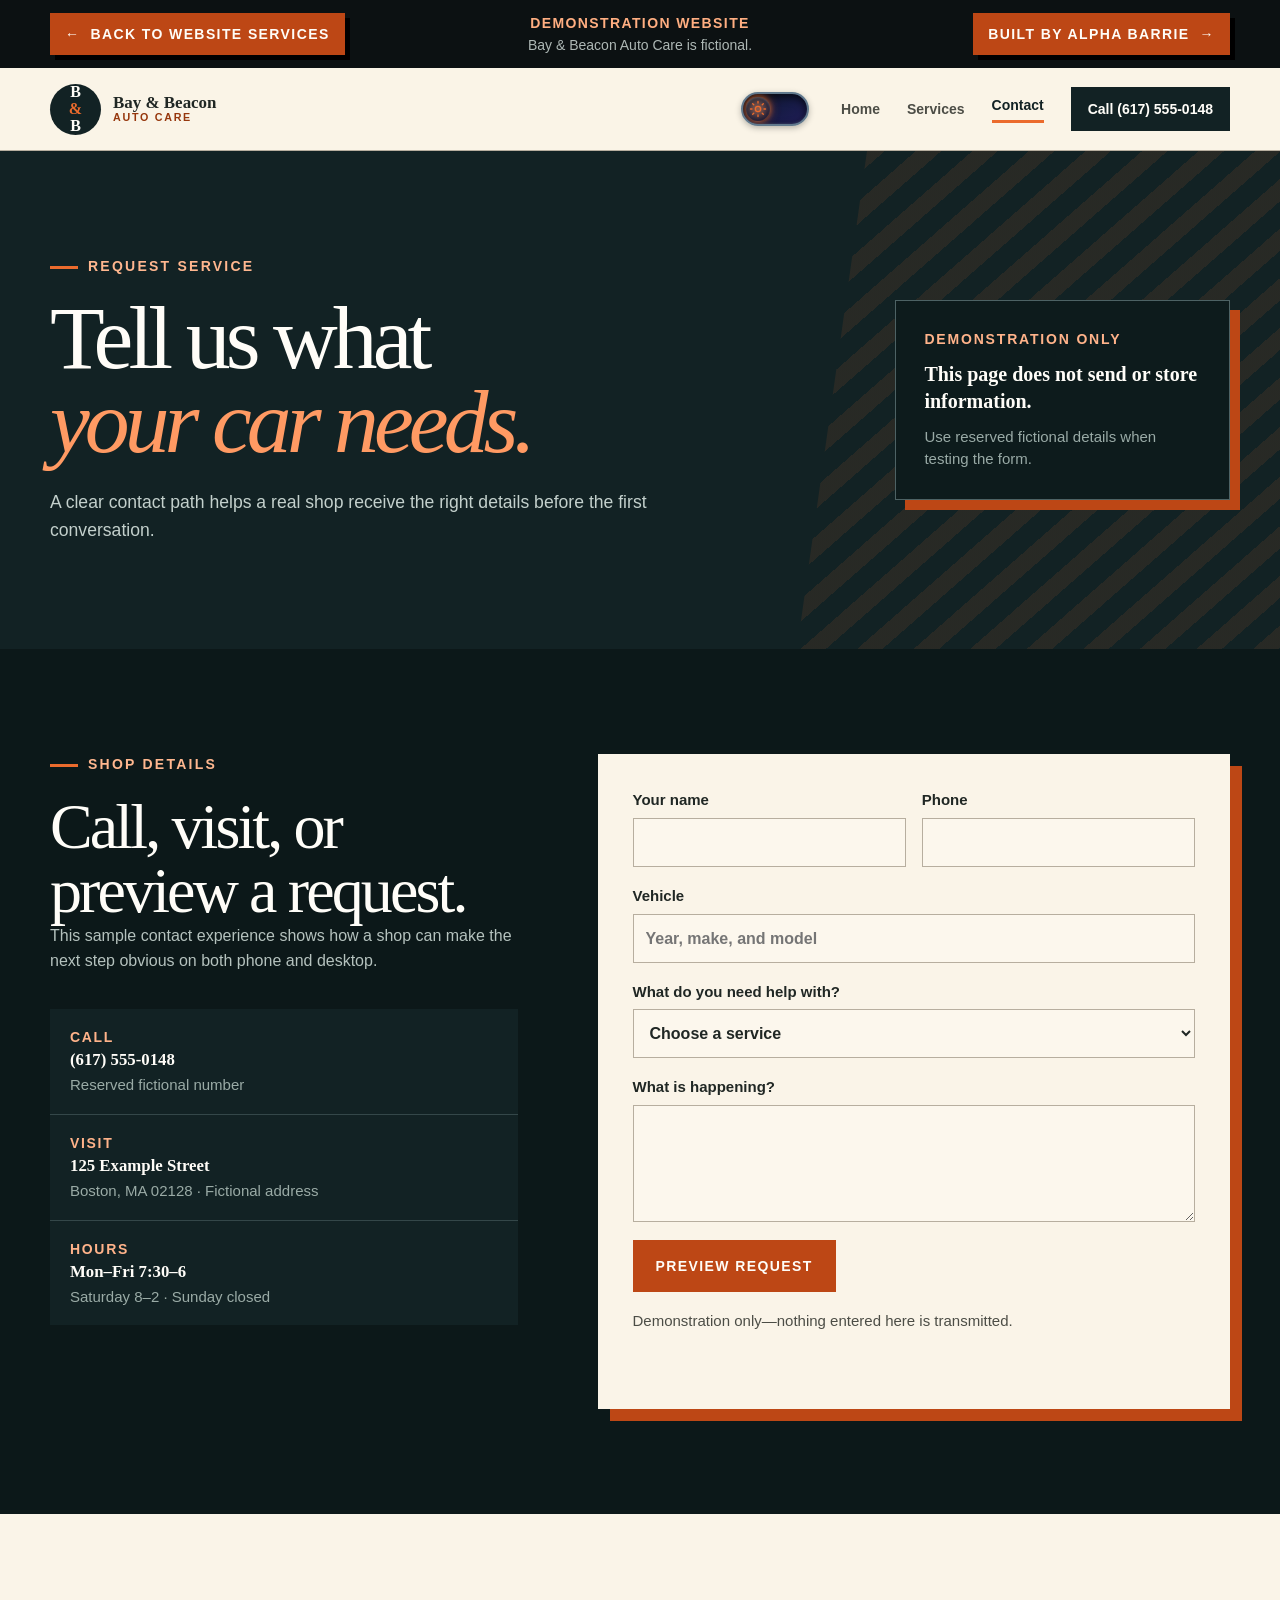
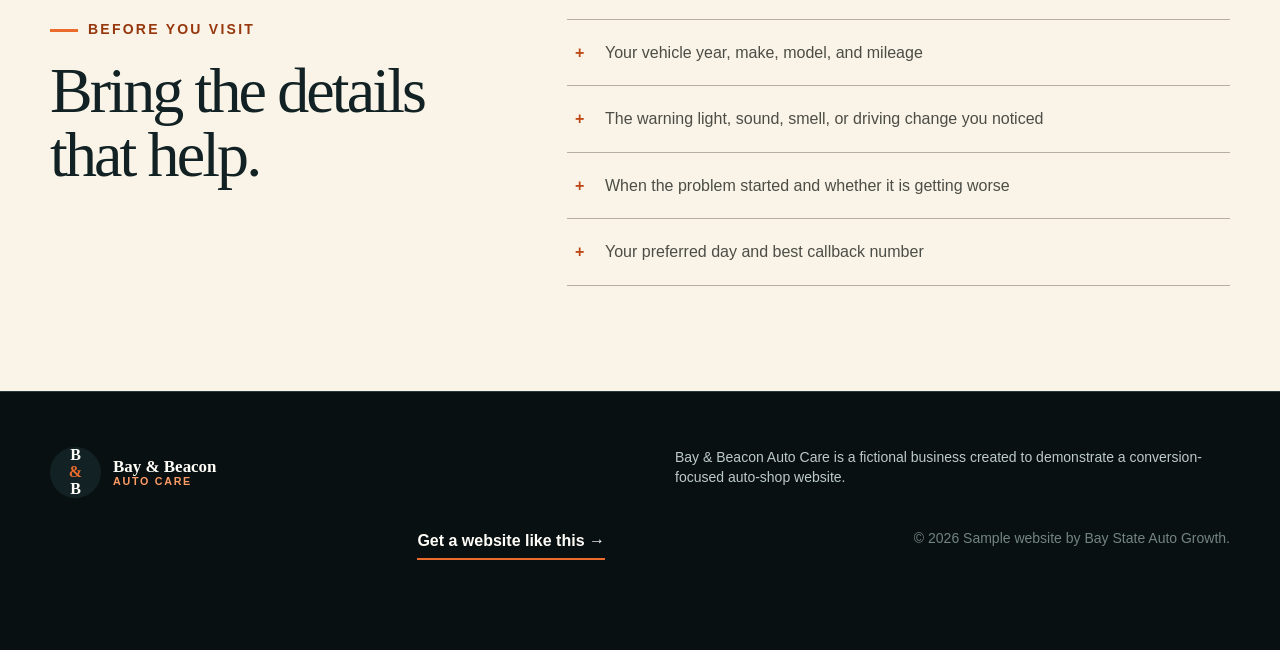
<file: demo/contact.html>
<!doctype html>
<html lang="en">
<head>
  <meta charset="utf-8">
  <meta name="viewport" content="width=device-width, initial-scale=1">
  <meta name="description" content="Fictional Bay & Beacon Auto Care contact and appointment page created as an auto-shop website demonstration by Bay State Auto Growth.">
  <meta name="robots" content="noindex, nofollow">
  <meta name="theme-color" content="#faf4e8" data-theme-light="#faf4e8" data-theme-dark="#10191a">
  <title>Contact | Bay &amp; Beacon Auto Care Demo</title>
  <link rel="icon" href="../assets/favicon.png" type="image/png">
  <script src="../theme.js?v=20260902-1"></script>
  <link rel="stylesheet" href="../theme-toggle.css?v=20260902-1">
  <link rel="stylesheet" href="demo.css?v=20260902-1">
</head>
<body>
  <a class="skip-link" href="#demo-main">Skip to main content</a>

  <aside class="demo-banner" aria-label="Demonstration notice">
    <div class="demo-shell banner-inner">
      <a class="demo-banner-button back-to-main" href="../services.html#website-demo"><span aria-hidden="true">←</span> Back to Website Services</a>
      <p><strong>Demonstration website</strong><span>Bay &amp; Beacon Auto Care is fictional.</span></p>
      <a class="demo-banner-button creator-link" href="../index.html#about">Built by Alpha Barrie <span aria-hidden="true">→</span></a>
    </div>
  </aside>

  <header class="demo-header" id="top">
    <nav class="demo-nav demo-shell" aria-label="Demo website navigation">
      <a class="shop-brand" href="index.html" aria-label="Bay and Beacon Auto Care home"><span class="shop-mark" aria-hidden="true">B<span>&amp;</span>B</span><span>Bay &amp; Beacon<strong>Auto Care</strong></span></a>
      <div class="demo-nav-controls"><button class="theme-toggle" type="button" role="switch" aria-checked="false" aria-label="Dark theme" data-theme-toggle><span class="theme-toggle__track" aria-hidden="true"><span class="theme-toggle__thumb"><svg class="theme-toggle__icon theme-toggle__icon--sun" viewBox="0 0 24 24"><circle cx="12" cy="12" r="3.5"></circle><path d="M12 2v2M12 20v2M4.93 4.93l1.42 1.42M17.65 17.65l1.42 1.42M2 12h2M20 12h2M4.93 19.07l1.42-1.42M17.65 6.35l1.42-1.42"></path></svg><svg class="theme-toggle__icon theme-toggle__icon--moon" viewBox="0 0 24 24"><path d="M20.5 15.2A8.5 8.5 0 0 1 8.8 3.5 8.5 8.5 0 1 0 20.5 15.2Z"></path></svg></span></span></button><button class="demo-nav-toggle" type="button" aria-expanded="false" aria-controls="demo-menu"><span class="screen-reader">Open navigation</span><i></i><i></i><i></i></button></div>
      <div class="demo-menu" id="demo-menu">
        <a href="index.html">Home</a><a href="services.html">Services</a><a href="contact.html" aria-current="page">Contact</a><a class="demo-call" href="tel:+16175550148">Call (617) 555-0148</a>
      </div>
    </nav>
  </header>

  <main id="demo-main">
    <section class="page-hero contact-page-hero">
      <div class="demo-shell page-hero-grid">
        <div><p class="shop-eyebrow">Request service</p><h1>Tell us what<br><em>your car needs.</em></h1><p>A clear contact path helps a real shop receive the right details before the first conversation.</p></div>
        <aside><span>Demonstration only</span><strong>This page does not send or store information.</strong><small>Use reserved fictional details when testing the form.</small></aside>
      </div>
    </section>

    <section class="shop-section appointment-section" id="appointment">
      <div class="demo-shell appointment-grid">
        <div>
          <p class="shop-eyebrow">Shop details</p><h2>Call, visit, or preview a request.</h2><p>This sample contact experience shows how a shop can make the next step obvious on both phone and desktop.</p>
          <div class="contact-cards">
            <div><span>Call</span><strong><a href="tel:+16175550148">(617) 555-0148</a></strong><small>Reserved fictional number</small></div>
            <div><span>Visit</span><strong>125 Example Street</strong><small>Boston, MA 02128 · Fictional address</small></div>
            <div><span>Hours</span><strong>Mon–Fri 7:30–6</strong><small>Saturday 8–2 · Sunday closed</small></div>
          </div>
        </div>
        <form class="sample-form" data-demo-form>
          <div class="two-fields">
            <label for="demo-name">Your name<input id="demo-name" name="demo-name" type="text" autocomplete="name" required></label>
            <label for="demo-phone">Phone<input id="demo-phone" name="demo-phone" type="tel" autocomplete="tel" required></label>
          </div>
          <label for="demo-vehicle">Vehicle<input id="demo-vehicle" name="demo-vehicle" type="text" placeholder="Year, make, and model" required></label>
          <label for="demo-service">What do you need help with?<select id="demo-service" name="demo-service" required><option value="">Choose a service</option><option>Diagnostics</option><option>Brakes</option><option>Maintenance</option><option>Steering or suspension</option><option>Heating or A/C</option><option>State inspection</option></select></label>
          <label for="demo-message">What is happening?<textarea id="demo-message" name="demo-message" rows="4" required></textarea></label>
          <button class="shop-button shop-button-primary" type="submit">Preview request</button>
          <p class="sample-form-note">Demonstration only—nothing entered here is transmitted.</p>
          <p class="demo-form-status" role="status" aria-live="polite" data-demo-status></p>
        </form>
      </div>
    </section>

    <section class="shop-section visit-section">
      <div class="demo-shell visit-grid"><div><p class="shop-eyebrow dark">Before you visit</p><h2>Bring the details that help.</h2></div><ul><li>Your vehicle year, make, model, and mileage</li><li>The warning light, sound, smell, or driving change you noticed</li><li>When the problem started and whether it is getting worse</li><li>Your preferred day and best callback number</li></ul></div>
    </section>
  </main>

  <footer class="shop-footer">
    <div class="demo-shell footer-layout"><a class="shop-brand footer-shop-brand" href="index.html"><span class="shop-mark" aria-hidden="true">B<span>&amp;</span>B</span><span>Bay &amp; Beacon<strong>Auto Care</strong></span></a><p>Bay &amp; Beacon Auto Care is a fictional business created to demonstrate a conversion-focused auto-shop website.</p><a class="builder-link" href="../services.html#consultation">Get a website like this <span aria-hidden="true">→</span></a><p class="copyright">&copy; <span data-demo-year></span> Sample website by Bay State Auto Growth.</p></div>
  </footer>

  <a class="mobile-call" href="tel:+16175550148">Call the shop <span>(617) 555-0148</span></a>
  <script src="demo.js"></script>
</body>
</html>
</file>
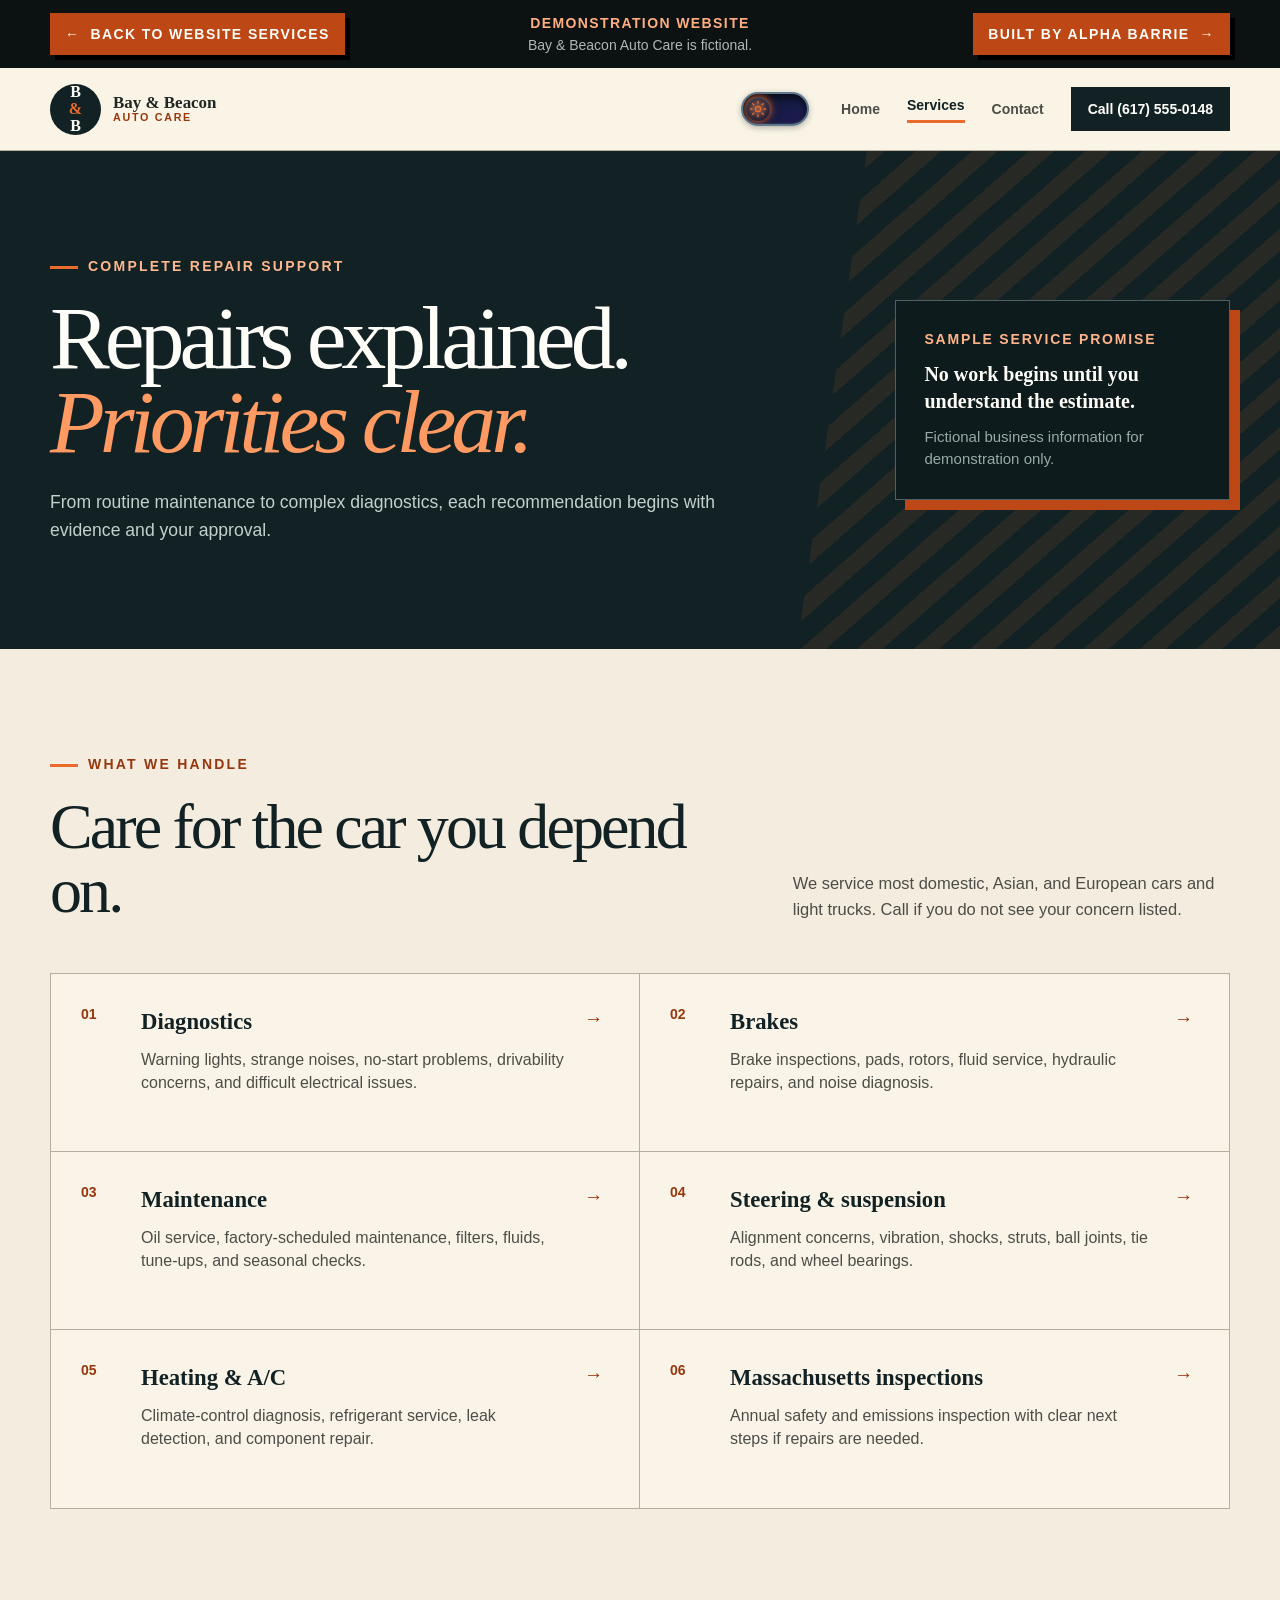
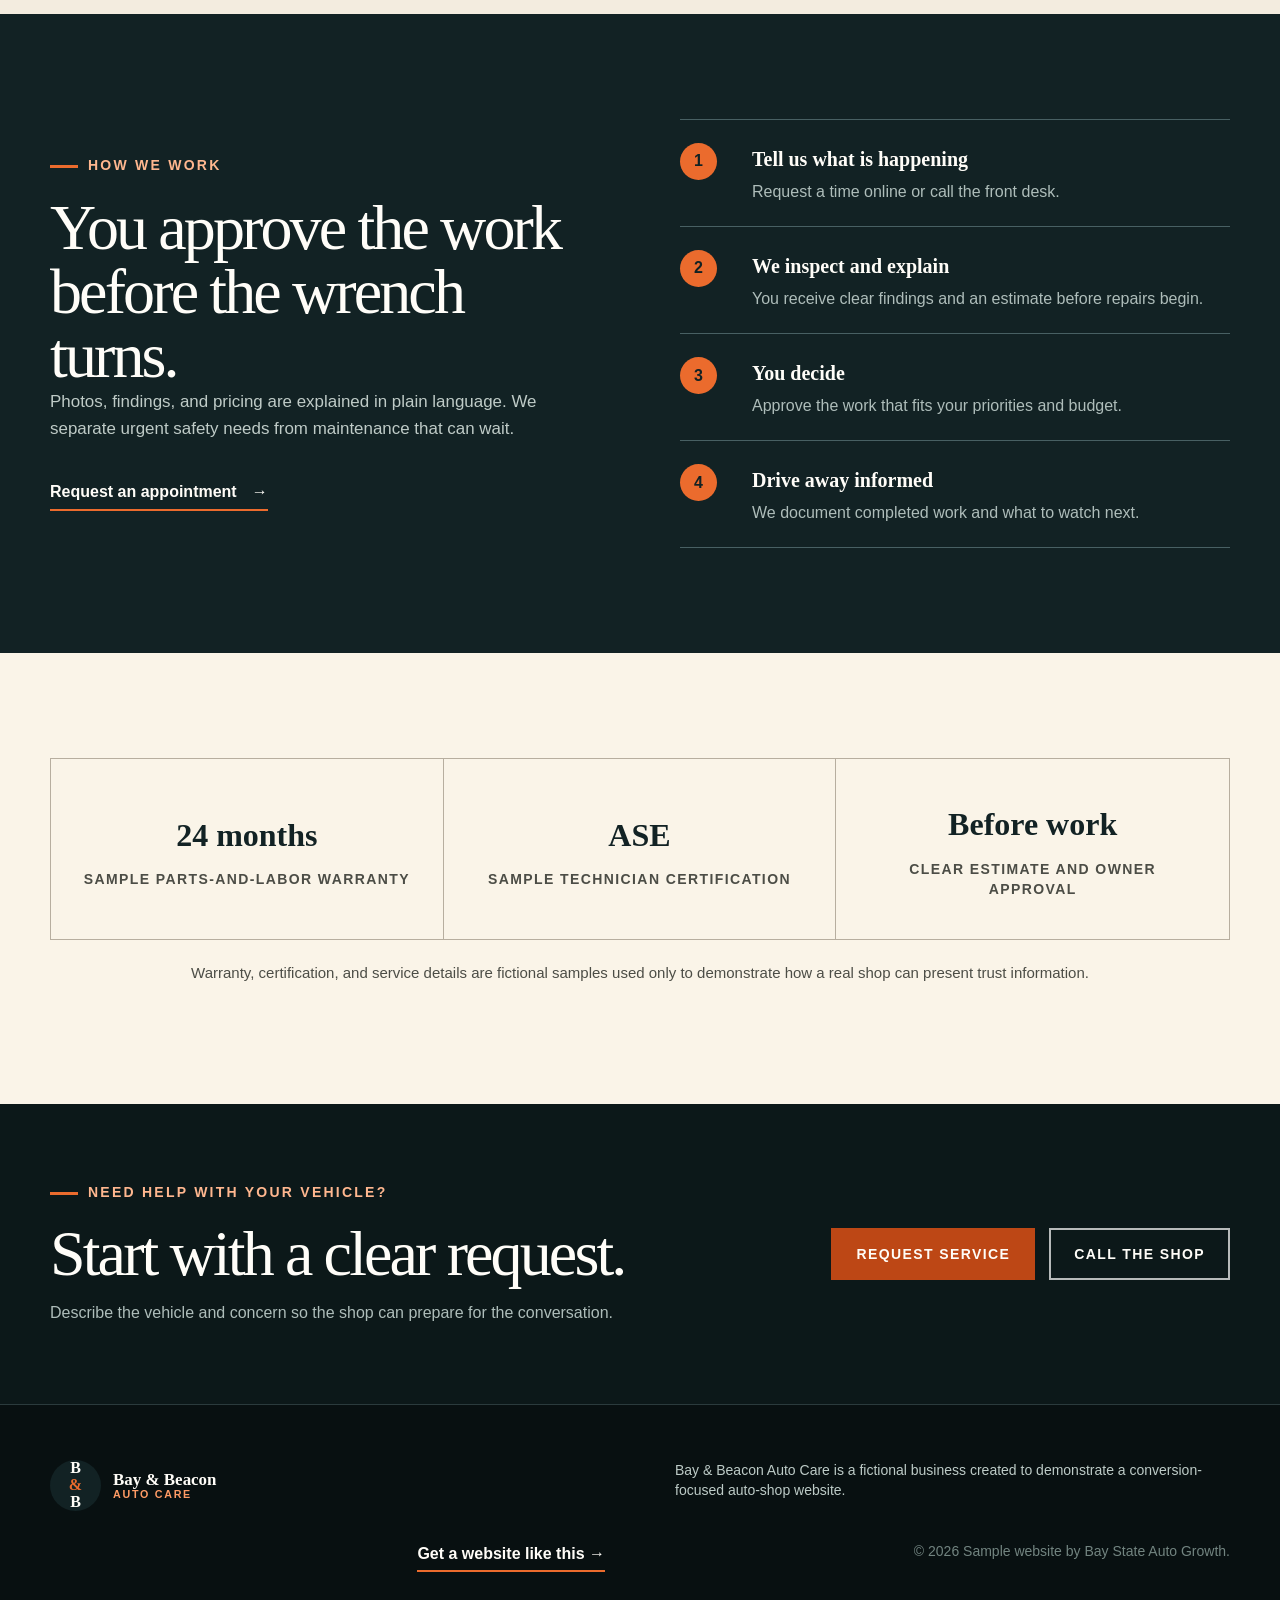
<file: demo/services.html>
<!doctype html>
<html lang="en">
<head>
  <meta charset="utf-8">
  <meta name="viewport" content="width=device-width, initial-scale=1">
  <meta name="description" content="Fictional Bay & Beacon Auto Care services page created as an auto-shop website demonstration by Bay State Auto Growth.">
  <meta name="robots" content="noindex, nofollow">
  <meta name="theme-color" content="#faf4e8" data-theme-light="#faf4e8" data-theme-dark="#10191a">
  <title>Services | Bay &amp; Beacon Auto Care Demo</title>
  <link rel="icon" href="../assets/favicon.png" type="image/png">
  <script src="../theme.js?v=20260902-1"></script>
  <link rel="stylesheet" href="../theme-toggle.css?v=20260902-1">
  <link rel="stylesheet" href="demo.css?v=20260902-1">
</head>
<body>
  <a class="skip-link" href="#demo-main">Skip to main content</a>

  <aside class="demo-banner" aria-label="Demonstration notice">
    <div class="demo-shell banner-inner">
      <a class="demo-banner-button back-to-main" href="../services.html#website-demo"><span aria-hidden="true">←</span> Back to Website Services</a>
      <p><strong>Demonstration website</strong><span>Bay &amp; Beacon Auto Care is fictional.</span></p>
      <a class="demo-banner-button creator-link" href="../index.html#about">Built by Alpha Barrie <span aria-hidden="true">→</span></a>
    </div>
  </aside>

  <header class="demo-header" id="top">
    <nav class="demo-nav demo-shell" aria-label="Demo website navigation">
      <a class="shop-brand" href="index.html" aria-label="Bay and Beacon Auto Care home"><span class="shop-mark" aria-hidden="true">B<span>&amp;</span>B</span><span>Bay &amp; Beacon<strong>Auto Care</strong></span></a>
      <div class="demo-nav-controls"><button class="theme-toggle" type="button" role="switch" aria-checked="false" aria-label="Dark theme" data-theme-toggle><span class="theme-toggle__track" aria-hidden="true"><span class="theme-toggle__thumb"><svg class="theme-toggle__icon theme-toggle__icon--sun" viewBox="0 0 24 24"><circle cx="12" cy="12" r="3.5"></circle><path d="M12 2v2M12 20v2M4.93 4.93l1.42 1.42M17.65 17.65l1.42 1.42M2 12h2M20 12h2M4.93 19.07l1.42-1.42M17.65 6.35l1.42-1.42"></path></svg><svg class="theme-toggle__icon theme-toggle__icon--moon" viewBox="0 0 24 24"><path d="M20.5 15.2A8.5 8.5 0 0 1 8.8 3.5 8.5 8.5 0 1 0 20.5 15.2Z"></path></svg></span></span></button><button class="demo-nav-toggle" type="button" aria-expanded="false" aria-controls="demo-menu"><span class="screen-reader">Open navigation</span><i></i><i></i><i></i></button></div>
      <div class="demo-menu" id="demo-menu">
        <a href="index.html">Home</a><a href="services.html" aria-current="page">Services</a><a href="contact.html">Contact</a><a class="demo-call" href="tel:+16175550148">Call (617) 555-0148</a>
      </div>
    </nav>
  </header>

  <main id="demo-main">
    <section class="page-hero services-page-hero">
      <div class="demo-shell page-hero-grid">
        <div><p class="shop-eyebrow">Complete repair support</p><h1>Repairs explained.<br><em>Priorities clear.</em></h1><p>From routine maintenance to complex diagnostics, each recommendation begins with evidence and your approval.</p></div>
        <aside><span>Sample service promise</span><strong>No work begins until you understand the estimate.</strong><small>Fictional business information for demonstration only.</small></aside>
      </div>
    </section>

    <section class="shop-section services-section">
      <div class="demo-shell">
        <div class="shop-section-head"><div><p class="shop-eyebrow dark">What we handle</p><h2>Care for the car you depend on.</h2></div><p>We service most domestic, Asian, and European cars and light trucks. Call if you do not see your concern listed.</p></div>
        <div class="service-list">
          <article><span>01</span><div><h3>Diagnostics</h3><p>Warning lights, strange noises, no-start problems, drivability concerns, and difficult electrical issues.</p></div><b aria-hidden="true">→</b></article>
          <article><span>02</span><div><h3>Brakes</h3><p>Brake inspections, pads, rotors, fluid service, hydraulic repairs, and noise diagnosis.</p></div><b aria-hidden="true">→</b></article>
          <article><span>03</span><div><h3>Maintenance</h3><p>Oil service, factory-scheduled maintenance, filters, fluids, tune-ups, and seasonal checks.</p></div><b aria-hidden="true">→</b></article>
          <article><span>04</span><div><h3>Steering &amp; suspension</h3><p>Alignment concerns, vibration, shocks, struts, ball joints, tie rods, and wheel bearings.</p></div><b aria-hidden="true">→</b></article>
          <article><span>05</span><div><h3>Heating &amp; A/C</h3><p>Climate-control diagnosis, refrigerant service, leak detection, and component repair.</p></div><b aria-hidden="true">→</b></article>
          <article><span>06</span><div><h3>Massachusetts inspections</h3><p>Annual safety and emissions inspection with clear next steps if repairs are needed.</p></div><b aria-hidden="true">→</b></article>
        </div>
      </div>
    </section>

    <section class="shop-section why-section" id="process">
      <div class="demo-shell why-grid">
        <div class="why-card"><p class="shop-eyebrow">How we work</p><h2>You approve the work before the wrench turns.</h2><p>Photos, findings, and pricing are explained in plain language. We separate urgent safety needs from maintenance that can wait.</p><a class="inline-link" href="contact.html#appointment">Request an appointment <span aria-hidden="true">→</span></a></div>
        <ol class="shop-process">
          <li><span>1</span><div><h3>Tell us what is happening</h3><p>Request a time online or call the front desk.</p></div></li>
          <li><span>2</span><div><h3>We inspect and explain</h3><p>You receive clear findings and an estimate before repairs begin.</p></div></li>
          <li><span>3</span><div><h3>You decide</h3><p>Approve the work that fits your priorities and budget.</p></div></li>
          <li><span>4</span><div><h3>Drive away informed</h3><p>We document completed work and what to watch next.</p></div></li>
        </ol>
      </div>
    </section>

    <section class="shop-section service-assurance-section">
      <div class="demo-shell assurance-grid">
        <article><strong>24 months</strong><span>Sample parts-and-labor warranty</span></article>
        <article><strong>ASE</strong><span>Sample technician certification</span></article>
        <article><strong>Before work</strong><span>Clear estimate and owner approval</span></article>
      </div>
      <p class="demo-shell assurance-disclosure">Warranty, certification, and service details are fictional samples used only to demonstrate how a real shop can present trust information.</p>
    </section>

    <section class="shop-cta-section">
      <div class="demo-shell shop-cta-grid"><div><p class="shop-eyebrow">Need help with your vehicle?</p><h2>Start with a clear request.</h2><p>Describe the vehicle and concern so the shop can prepare for the conversation.</p></div><div class="shop-actions"><a class="shop-button shop-button-primary" href="contact.html#appointment">Request service</a><a class="shop-button shop-button-secondary" href="tel:+16175550148">Call the shop</a></div></div>
    </section>
  </main>

  <footer class="shop-footer">
    <div class="demo-shell footer-layout"><a class="shop-brand footer-shop-brand" href="index.html"><span class="shop-mark" aria-hidden="true">B<span>&amp;</span>B</span><span>Bay &amp; Beacon<strong>Auto Care</strong></span></a><p>Bay &amp; Beacon Auto Care is a fictional business created to demonstrate a conversion-focused auto-shop website.</p><a class="builder-link" href="../services.html#consultation">Get a website like this <span aria-hidden="true">→</span></a><p class="copyright">&copy; <span data-demo-year></span> Sample website by Bay State Auto Growth.</p></div>
  </footer>

  <a class="mobile-call" href="tel:+16175550148">Call the shop <span>(617) 555-0148</span></a>
  <script src="demo.js"></script>
</body>
</html>
</file>
<file: theme-toggle.css>
.theme-toggle {
  --theme-toggle-orange: var(--orange, #f36b21);
  width: 76px;
  height: 44px;
  display: inline-grid;
  place-items: center;
  flex: 0 0 auto;
  padding: 0;
  border: 0;
  color: var(--theme-toggle-orange);
  background: transparent;
  cursor: pointer;
}

.theme-toggle__track {
  position: relative;
  width: 68px;
  height: 34px;
  display: block;
  overflow: hidden;
  border: 2px solid #61798d;
  border-radius: 999px;
  background: linear-gradient(145deg, #10172a 0%, #161b45 56%, #211d58 100%);
  box-shadow:
    inset 0 3px 8px rgba(0, 0, 0, 0.7),
    inset 0 -1px 2px rgba(142, 169, 188, 0.24),
    0 2px 6px rgba(0, 0, 0, 0.28);
  transition: border-color 180ms ease, box-shadow 180ms ease;
}

.theme-toggle__thumb {
  position: absolute;
  top: 2px;
  left: 2px;
  width: 26px;
  height: 26px;
  display: grid;
  place-items: center;
  border: 1px solid rgba(243, 107, 33, 0.34);
  border-radius: 50%;
  background: linear-gradient(145deg, rgba(255, 255, 255, 0.13), rgba(10, 12, 21, 0.34));
  box-shadow:
    inset 0 1px 2px rgba(255, 255, 255, 0.2),
    0 0 5px rgba(243, 107, 33, 0.56),
    0 0 12px rgba(243, 107, 33, 0.3);
  transition: transform 220ms cubic-bezier(0.2, 0.75, 0.25, 1), box-shadow 180ms ease;
}

.theme-toggle__icon {
  position: absolute;
  width: 18px;
  height: 18px;
  fill: none;
  stroke: currentColor;
  stroke-linecap: round;
  stroke-linejoin: round;
  stroke-width: 1.8;
  filter:
    drop-shadow(0 0 2px rgba(255, 165, 112, 0.95))
    drop-shadow(0 0 7px rgba(243, 107, 33, 0.7));
  transition: opacity 150ms ease, transform 220ms ease;
}

.theme-toggle__icon--sun { opacity: 1; transform: rotate(0deg) scale(1); }
.theme-toggle__icon--moon { opacity: 0; transform: rotate(-18deg) scale(0.72); }

html[data-theme="dark"] .theme-toggle__thumb { transform: translateX(34px); }
html[data-theme="dark"] .theme-toggle__icon--sun { opacity: 0; transform: rotate(24deg) scale(0.72); }
html[data-theme="dark"] .theme-toggle__icon--moon { opacity: 1; transform: rotate(0deg) scale(1); }

.theme-toggle:hover .theme-toggle__track {
  border-color: #7f98aa;
  box-shadow:
    inset 0 3px 8px rgba(0, 0, 0, 0.7),
    inset 0 -1px 2px rgba(142, 169, 188, 0.3),
    0 0 10px rgba(243, 107, 33, 0.18);
}

.theme-toggle:focus-visible {
  border-radius: 999px;
  outline: 3px solid var(--theme-toggle-orange);
  outline-offset: 1px;
}

@media (max-width: 760px) {
  .theme-toggle { width: 70px; }
  .theme-toggle__track { width: 62px; height: 32px; }
  .theme-toggle__thumb { width: 24px; height: 24px; }
  .theme-toggle__icon { width: 17px; height: 17px; }
  html[data-theme="dark"] .theme-toggle__thumb { transform: translateX(30px); }
}

@media (prefers-reduced-motion: reduce) {
  .theme-toggle__track,
  .theme-toggle__thumb,
  .theme-toggle__icon { transition-duration: 0.01ms !important; }
}
</file>
<file: style.css>
:root {
  --ink: #171815;
  --ink-soft: #242520;
  --paper: #f3ecdf;
  --paper-bright: #faf4e8;
  --muted: #4c4d46;
  --line: #b7ae9f;
  --text-small: 0.875rem;
  --text-note: 0.9375rem;
  --text-body: 1rem;
  --orange: #f36b21;
  --orange-dark: #c94e0d;
  --green: #25764f;
  --white: #ffffff;
  --shadow: 0 28px 70px rgba(23, 24, 21, 0.14);
  --theme-page: var(--paper);
  --theme-surface: var(--paper-bright);
  --theme-surface-soft: #dfd8cc;
  --theme-text: var(--ink);
  --theme-muted: var(--muted);
  --theme-line: var(--line);
  --theme-header: rgba(250, 244, 232, 0.96);
  --theme-field: #fcf7ed;
  --theme-grid: rgba(23, 24, 21, 0.025);
  --theme-accent-text: #a53d0a;
  --theme-success: #1f6a47;
  --theme-error: #a62920;
  --theme-contrast-surface: #faf4e8;
  --theme-contrast-panel: #e8dfd0;
  --theme-contrast-featured: #eee0cc;
  --theme-contrast-text: #171815;
  --theme-contrast-muted: #4c4d46;
  --theme-contrast-line: #b7ae9f;
  --switch-track-top: #faf4e8;
  --switch-track-mid: #f3ecdf;
  --switch-track-bottom: #dfd8cc;
  --switch-track-border: transparent;
  --switch-label: #171815;
  --switch-label-muted: #454740;
  --switch-hover-text: #512311;
  --switch-glass-border: rgba(23, 24, 21, 0.08);
  --switch-glass-top: rgba(255, 255, 255, 0.62);
  --switch-glass-mid: rgba(250, 244, 232, 0.32);
  --switch-glass-bottom: rgba(88, 89, 82, 0.12);
}

html[data-theme="dark"] {
  --paper: #111210;
  --paper-bright: #1b1c19;
  --muted: #b8b2a7;
  --line: #3f403a;
  --shadow: 0 28px 70px rgba(0, 0, 0, 0.34);
  --theme-page: #111210;
  --theme-surface: #1b1c19;
  --theme-surface-soft: #20211d;
  --theme-text: #f4f0e7;
  --theme-muted: #b8b2a7;
  --theme-line: #3f403a;
  --theme-header: rgba(17, 18, 16, 0.94);
  --theme-field: #151613;
  --theme-grid: rgba(244, 240, 231, 0.025);
  --theme-accent-text: #ff9b65;
  --theme-success: #73d39f;
  --theme-error: #ff8c82;
  --theme-contrast-surface: #171815;
  --theme-contrast-panel: #242520;
  --theme-contrast-featured: #2b211b;
  --theme-contrast-text: #fffdf8;
  --theme-contrast-muted: #c2c2bb;
  --theme-contrast-line: #44453f;
  --switch-track-top: #292a25;
  --switch-track-mid: #1b1c19;
  --switch-track-bottom: #10110f;
  --switch-track-border: #0d0e0c;
  --switch-label: #fff8ea;
  --switch-label-muted: #a8aaa2;
  --switch-hover-text: #f0c2a7;
  --switch-glass-border: rgba(255, 248, 234, 0.2);
  --switch-glass-top: rgba(255, 248, 234, 0.18);
  --switch-glass-mid: rgba(67, 69, 63, 0.2);
  --switch-glass-bottom: rgba(17, 18, 16, 0.29);
}

@view-transition {
  navigation: auto;
}

::view-transition-old(root) { animation: page-fade-out 140ms ease-in both; }
::view-transition-new(root) { animation: page-fade-in 220ms ease-out both; }
::view-transition-group(service-switch) {
  animation-duration: 260ms;
  animation-timing-function: cubic-bezier(0.2, 0.75, 0.25, 1);
}

@keyframes page-fade-out {
  to { opacity: 0; }
}

@keyframes page-fade-in {
  from { opacity: 0; }
}

*, *::before, *::after { box-sizing: border-box; }
html { scroll-behavior: smooth; scroll-padding-top: 88px; }
body {
  margin: 0;
  overflow-x: hidden;
  background: var(--theme-page);
  color: var(--theme-text);
  font-family: "Arial Narrow", "Roboto Condensed", "Segoe UI", Arial, sans-serif;
  line-height: 1.6;
  text-rendering: optimizeLegibility;
}
body::before {
  position: fixed;
  inset: 0;
  z-index: -1;
  pointer-events: none;
  content: "";
  opacity: 0.28;
  background-image: linear-gradient(var(--theme-grid) 1px, transparent 1px), linear-gradient(90deg, var(--theme-grid) 1px, transparent 1px);
  background-size: 32px 32px;
}

img { display: block; max-width: 100%; }
a { color: inherit; text-decoration: none; }
p, h1, h2, h3 { margin-top: 0; }
small { font-size: var(--text-small); line-height: 1.45; }
button, input, select, textarea { font: inherit; }
button, a { -webkit-tap-highlight-color: transparent; }
:focus-visible { outline: 3px solid var(--orange); outline-offset: 4px; }

.shell { width: min(1180px, calc(100% - 40px)); margin-inline: auto; }
.section { padding: 108px 0; }
.sr-only {
  position: absolute;
  width: 1px;
  height: 1px;
  padding: 0;
  margin: -1px;
  overflow: hidden;
  clip: rect(0, 0, 0, 0);
  white-space: nowrap;
  border: 0;
}
.skip-link {
  position: fixed;
  top: 10px;
  left: 10px;
  z-index: 100;
  padding: 12px 16px;
  color: var(--white);
  background: var(--ink);
  transform: translateY(-150%);
}
.skip-link:focus { transform: translateY(0); }

.site-header {
  position: sticky;
  top: 0;
  z-index: 50;
  border-bottom: 1px solid var(--theme-line);
  background: var(--theme-header);
  backdrop-filter: blur(14px);
}
.nav { min-height: 78px; display: flex; align-items: center; justify-content: space-between; gap: 20px; }
.nav.shell { width: min(1320px, calc(100% - 40px)); }
.brand { display: inline-flex; align-items: center; gap: 12px; flex-shrink: 0; font-weight: 800; line-height: 1.05; }
.brand-mark {
  display: grid;
  width: 44px;
  height: 44px;
  place-items: center;
  flex: 0 0 auto;
  color: var(--white);
  background: var(--ink);
  border-left: 5px solid var(--orange);
  font-size: 0.78rem;
  letter-spacing: 0.08em;
}
.brand-name { display: grid; font-size: 0.95rem; letter-spacing: 0.02em; text-transform: uppercase; }
.brand-name strong { color: var(--theme-accent-text); font-size: 0.76rem; letter-spacing: 0.13em; }
.page-switch {
  --switch-edge: 4px;
  --switch-height: 54px;
  view-transition-name: service-switch;
  position: relative;
  isolation: isolate;
  width: clamp(318px, 28vw, 350px);
  height: var(--switch-height);
  display: grid;
  grid-template-columns: repeat(2, minmax(0, 1fr));
  flex: 0 0 auto;
  padding: var(--switch-edge);
  border: 1px solid var(--switch-track-border);
  border-radius: 2px;
  background: linear-gradient(180deg, var(--switch-track-top) 0%, var(--switch-track-mid) 48%, var(--switch-track-bottom) 100%);
  box-shadow:
    inset 0 5px 11px rgba(0, 0, 0, 0.18),
    inset 0 -2px 4px rgba(0, 0, 0, 0.16),
    inset 0 -1px 2px rgba(255, 255, 255, 0.58);
}
html[data-theme="dark"] .page-switch {
  box-shadow:
    inset 0 5px 11px rgba(0, 0, 0, 0.72),
    inset 0 -2px 4px rgba(0, 0, 0, 0.7),
    inset 0 -1px 2px rgba(255, 248, 234, 0.08),
    0 2px 4px rgba(0, 0, 0, 0.24);
}
.page-switch-light,
.page-switch-slider { position: absolute; pointer-events: none; }
.page-switch-light {
  top: var(--switch-edge);
  bottom: var(--switch-edge);
  left: var(--switch-edge);
  z-index: 0;
  width: calc(50% - var(--switch-edge));
  border-radius: 2px;
  background: radial-gradient(ellipse at 50% 50%, rgba(255, 166, 102, 0.76) 0%, rgba(243, 107, 33, 0.46) 32%, rgba(201, 78, 13, 0.17) 60%, transparent 84%);
  transition: transform 240ms cubic-bezier(0.2, 0.75, 0.25, 1);
}
.page-switch-light::before,
.page-switch-light::after { position: absolute; content: ""; pointer-events: none; }
.page-switch-light::before {
  top: 50%;
  left: 50%;
  width: 72%;
  height: 48%;
  border-radius: 50%;
  background: radial-gradient(ellipse, rgba(255, 190, 142, 0.82) 0%, rgba(243, 107, 33, 0.58) 38%, rgba(201, 78, 13, 0.2) 68%, transparent 100%);
  filter: blur(6px);
  transform: translate(-50%, -50%);
}
.page-switch-light::after {
  top: 50%;
  right: 22%;
  left: 22%;
  height: 2px;
  border-radius: 50%;
  background: linear-gradient(90deg, transparent, rgba(255, 137, 67, 0.72) 22%, rgba(255, 181, 127, 0.9) 50%, rgba(255, 137, 67, 0.72) 78%, transparent);
  filter: blur(2px);
  opacity: 0.86;
  transform: translateY(-50%);
}
.page-switch-slider {
  top: var(--switch-edge);
  bottom: var(--switch-edge);
  left: var(--switch-edge);
  z-index: 2;
  width: calc(50% - var(--switch-edge));
  border: 1px solid var(--switch-glass-border);
  border-radius: 2px;
  background: linear-gradient(180deg, var(--switch-glass-top) 0%, var(--switch-glass-mid) 38%, var(--switch-glass-bottom) 100%);
  box-shadow:
    0 9px 15px -1px rgba(0, 0, 0, 0.5),
    inset 0 1px 2px rgba(255, 248, 234, 0.38),
    inset 0 -2px 4px rgba(0, 0, 0, 0.2),
    inset 0 -2px 2px rgba(243, 107, 33, 0.22);
  backdrop-filter: blur(0.6px) saturate(115%);
  transition: transform 240ms cubic-bezier(0.2, 0.75, 0.25, 1);
}
.page-switch-slider::before,
.page-switch-slider::after { position: absolute; right: 16px; left: 16px; height: 2px; border-radius: 1px; content: ""; }
.page-switch-slider::before {
  top: 2px;
  background: linear-gradient(90deg, transparent, rgba(255, 248, 234, 0.24), transparent);
  opacity: 0.62;
}
.page-switch-slider::after {
  bottom: 2px;
  background: linear-gradient(90deg, transparent, rgba(0, 0, 0, 0.78) 20%, #050605 50%, rgba(0, 0, 0, 0.78) 80%, transparent);
}
.page-switch--websites .page-switch-light,
.page-switch--websites .page-switch-slider { transform: translateX(100%); }
.page-switch a {
  position: relative;
  z-index: 1;
  min-width: 0;
  min-height: calc(var(--switch-height) - (var(--switch-edge) * 2));
  display: inline-flex;
  align-items: center;
  justify-content: center;
  padding: 7px 12px;
  color: var(--switch-label-muted);
  font-size: var(--text-small);
  font-weight: 800;
  letter-spacing: 0.06em;
  line-height: 1.45;
  text-align: center;
  text-shadow: 0 1px 1px rgba(0, 0, 0, 0.8);
  text-transform: uppercase;
  white-space: normal;
  text-wrap: balance;
  transition: color 180ms ease, background-color 180ms ease, box-shadow 180ms ease, text-shadow 180ms ease;
}
.page-switch a:not(.is-active):hover,
.page-switch a:not(.is-active):focus-visible {
  color: var(--switch-hover-text);
  border-radius: 2px;
  background: rgba(243, 107, 33, 0.055);
  box-shadow:
    inset 0 0 0 1px rgba(243, 107, 33, 0.24),
    inset 0 0 14px rgba(243, 107, 33, 0.08),
    0 0 10px rgba(243, 107, 33, 0.14);
  text-shadow:
    0 0 1px rgba(23, 24, 21, 0.82),
    0 0 7px rgba(243, 107, 33, 0.48);
}
.page-switch a.is-active {
  color: var(--switch-label);
  background: transparent;
  box-shadow: none;
  text-shadow:
    0 0 1px rgba(0, 0, 0, 0.98),
    0 0 4px rgba(243, 107, 33, 0.74),
    0 0 9px rgba(243, 107, 33, 0.5),
    0 4px 16px rgba(23, 24, 21, 0.32);
}
.page-switch a:focus-visible { z-index: 3; border-radius: 2px; outline-color: var(--orange); outline-offset: -5px; }
html[data-theme="dark"] .page-switch a.is-active {
  text-shadow:
    0 0 1px rgba(255, 255, 255, 0.98),
    0 0 4px rgba(255, 194, 153, 0.94),
    0 0 9px rgba(243, 107, 33, 0.76),
    0 4px 16px rgba(243, 107, 33, 0.5);
}
.nav-controls { display: flex; align-items: center; gap: 4px; margin-left: auto; }
.nav-menu { display: flex; align-items: center; gap: 18px; color: #4b4c46; font-size: var(--text-small); font-weight: 700; line-height: 1.45; }
.nav-menu > a:not(.nav-cta):not(.nav-call) { padding: 10px 0; border-bottom: 2px solid transparent; }
.nav-menu > a, .nav-call span { white-space: nowrap; }
.nav-menu > a:not(.nav-cta):not(.nav-call):hover { color: var(--ink); border-bottom-color: var(--orange); }
.nav-call { min-height: 44px; display: grid; align-content: center; padding: 6px 14px; border: 1px solid #bcb6aa; color: var(--ink); line-height: 1.05; }
.nav-call span { color: var(--theme-accent-text); font-size: var(--text-small); line-height: 1.45; }
.nav-call:hover { border-color: var(--orange-dark); background: var(--paper-bright); }
.nav-cta { padding: 12px 18px; color: var(--white); background: var(--ink); }
.nav-cta:hover { background: var(--orange-dark); }
.nav-toggle { display: none; width: 48px; height: 48px; padding: 9px; border: 0; background: transparent; cursor: pointer; }
.nav-toggle > span:not(.sr-only) { display: block; width: 28px; height: 2px; margin: 6px auto; background: var(--ink); }

.eyebrow { display: flex; align-items: center; gap: 10px; margin-bottom: 20px; color: var(--theme-accent-text); font-size: var(--text-small); font-weight: 800; letter-spacing: 0.16em; text-transform: uppercase; line-height: 1.45; }
.eyebrow > span { width: 34px; height: 3px; background: var(--orange); }
.eyebrow-light { color: #ffc7a6; }
h1, h2, h3 { font-family: Impact, "Arial Narrow", "Roboto Condensed", sans-serif; font-weight: 800; text-wrap: balance; }
h1 { max-width: 820px; margin-bottom: 28px; font-size: clamp(3.05rem, 6.7vw, 6.45rem); letter-spacing: -0.012em; line-height: 1; text-transform: uppercase; }
h1 em { color: var(--orange); font-style: normal; }
h2 { margin-bottom: 24px; font-size: clamp(2.4rem, 4.8vw, 4.45rem); letter-spacing: -0.008em; line-height: 1.04; text-transform: uppercase; }
h3 { margin-bottom: 12px; font-size: 1.55rem; letter-spacing: 0.025em; line-height: 1.25; }

.hero { position: relative; overflow: hidden; min-height: 750px; display: grid; align-items: center; background: var(--paper); }
.hero::after {
  position: absolute;
  top: 0;
  right: max(-180px, calc((100vw - 1180px) / 2 - 260px));
  width: 420px;
  height: 100%;
  content: "";
  opacity: 0.07;
  background: repeating-linear-gradient(-45deg, var(--ink) 0 18px, transparent 18px 38px);
  transform: skewX(-8deg);
}
.hero-grid { position: relative; z-index: 1; display: grid; grid-template-columns: minmax(0, 1.18fr) minmax(350px, 0.72fr); gap: 72px; align-items: center; }
.hero-lead { max-width: 670px; margin-bottom: 0; color: #505149; font-size: clamp(1.08rem, 2vw, 1.28rem); }
.button-row { display: flex; align-items: center; flex-wrap: wrap; gap: 15px; margin-top: 34px; }
.button {
  display: inline-flex;
  min-height: 52px;
  align-items: center;
  justify-content: center;
  gap: 16px;
  padding: 0 23px;
  border: 2px solid transparent;
  font-size: 0.88rem;
  font-weight: 800;
  letter-spacing: 0.1em;
  line-height: 1.45;
  text-transform: uppercase;
  transition: transform 180ms ease, background-color 180ms ease, color 180ms ease, box-shadow 180ms ease;
}
.button:hover { transform: translateY(-2px); }
.button-primary { color: var(--white); background: var(--orange-dark); box-shadow: 7px 7px 0 var(--ink); }
.button-primary:hover { background: var(--ink); box-shadow: 7px 7px 0 var(--orange); }
.button-ghost { border-color: var(--ink); background: transparent; }
.button-ghost:hover { color: var(--white); background: var(--ink); }
.button-light { color: var(--ink); background: var(--paper-bright); box-shadow: 7px 7px 0 var(--orange); }
.button-light:hover { background: #ffe0cd; }
.button-outline-light { border-color: #76776f; color: var(--white); background: transparent; }
.button-outline-light:hover { border-color: var(--orange); background: #2c2d28; }
.text-link { min-height: 44px; display: inline-flex; align-items: center; border-bottom: 2px solid var(--orange); font-weight: 900; }
.hero-proof { display: flex; flex-wrap: wrap; gap: 18px 30px; margin: 44px 0 0; padding: 0; color: #5b5c54; font-size: var(--text-small); font-weight: 800; letter-spacing: 0.1em; list-style: none; text-transform: uppercase; line-height: 1.45; }
.hero-proof li { display: flex; align-items: center; gap: 9px; }
.hero-proof li::before { width: 7px; height: 7px; content: ""; background: var(--orange); }

.services-hero { position: relative; overflow: hidden; min-height: 690px; display: grid; align-items: center; color: var(--white); background: var(--ink); }
.services-hero::before { position: absolute; inset: 0 50% 0 auto; width: 46%; content: ""; opacity: 0.16; background: repeating-linear-gradient(-45deg, transparent 0 28px, var(--orange) 28px 31px); transform: skewX(-8deg); transform-origin: top; }
.services-hero-grid { position: relative; z-index: 1; display: grid; grid-template-columns: minmax(0, 1.2fr) minmax(340px, 0.8fr); gap: clamp(50px, 8vw, 120px); align-items: center; }
.services-hero-copy h1 { max-width: 820px; color: var(--white); }
.services-hero-copy > p:not(.eyebrow) { max-width: 690px; color: #c8c8c1; font-size: 1.12rem; }
.services-hero-copy h1 em { color: var(--orange); }
.service-rate-board { padding: 28px; border: 1px solid #464740; background: #20211d; box-shadow: 16px 16px 0 var(--orange-dark); }
.service-rate-board > p { margin-bottom: 20px; color: var(--orange); font-size: var(--text-small); font-weight: 800; letter-spacing: 0.12em; text-transform: uppercase; line-height: 1.45; }
.service-rate-board > div { display: flex; justify-content: space-between; gap: 20px; padding: 17px 0; border-top: 1px solid #44453f; }
.service-rate-board span { color: #d5d5ce; }
.service-rate-board strong { color: var(--white); text-align: right; }
.service-rate-board small { display: block; margin-top: 18px; color: #9d9e96; font-size: var(--text-note); }

.diagnostic-card { position: relative; padding: 30px; border: 1px solid #34352f; color: var(--white); background: var(--ink); box-shadow: 20px 20px 0 rgba(243, 107, 33, 0.85); transform: rotate(1.2deg); }
.diagnostic-card::before, .diagnostic-card::after { position: absolute; width: 14px; height: 14px; content: ""; background: var(--paper); border-radius: 50%; }
.diagnostic-card::before { top: -7px; left: 27%; }
.diagnostic-card::after { right: 23%; bottom: -7px; }
.ticket-head { display: flex; justify-content: space-between; padding-bottom: 17px; border-bottom: 1px dashed #696b63; color: #b9b9b1; font-size: var(--text-small); font-weight: 800; letter-spacing: 0.13em; text-transform: uppercase; line-height: 1.45; }
.score-row { display: flex; align-items: center; justify-content: space-between; padding: 28px 0; }
.score-row > div { display: grid; }
.score-label { color: #a9aaa3; font-size: var(--text-small); font-weight: 800; letter-spacing: 0.14em; text-transform: uppercase; line-height: 1.45; }
.score-row strong { color: #ff9b65; font-family: Impact, sans-serif; font-size: 3rem; line-height: 1; letter-spacing: 0.05em; }
.score-ring { display: grid; width: 64px; height: 64px; place-items: center; border: 6px solid var(--orange); border-right-color: #45463f; color: var(--white); border-radius: 50%; font-size: 1.45rem; font-weight: 900; }
.check-list { display: grid; gap: 2px; }
.check-list > div { display: grid; grid-template-columns: 32px 1fr; gap: 13px; padding: 17px 0; border-top: 1px solid #373832; }
.status { display: grid; width: 28px; height: 28px; place-items: center; font-weight: 900; }
.status-warn { color: var(--ink); background: var(--orange); }
.status-ok { color: var(--white); background: var(--green); }
.check-list p { display: grid; gap: 2px; margin: 0; }
.check-list strong { font-size: 0.95rem; line-height: 1.45; }
.check-list small { color: #b7b7af; line-height: 1.45; font-size: var(--text-note); }
.ticket-note { margin: 18px 0 0; padding-top: 18px; border-top: 1px dashed #696b63; color: #9d9e96; font-size: var(--text-small); line-height: 1.45; }

.trust-strip { color: var(--paper); background: var(--ink); border-block: 5px solid var(--orange); }
.trust-items { min-height: 80px; display: grid; grid-template-columns: repeat(4, 1fr); align-items: center; }
.trust-items span { padding: 7px 20px; border-right: 1px solid #42433d; font-size: var(--text-small); font-weight: 800; letter-spacing: 0.1em; text-align: center; text-transform: uppercase; line-height: 1.45; }
.trust-items span:last-child { border-right: 0; }

.section-intro { max-width: 770px; margin-bottom: 50px; }
.section-intro > p, .split-intro > p, .problem-grid p, .demo-copy > p, .about-copy > p, .faq-list p, .offer-copy > p { color: var(--muted); }
.split-intro { max-width: none; display: grid; grid-template-columns: 1.15fr 0.7fr; gap: 70px; align-items: end; }
.split-intro h2 { margin-bottom: 0; }
.split-intro > p { margin: 0; font-size: 1.1rem; }
.problem-grid { display: grid; grid-template-columns: repeat(3, 1fr); border: 1px solid var(--line); background: var(--paper-bright); }
.problem-grid article { position: relative; min-height: 300px; padding: 34px; border-right: 1px solid var(--line); }
.problem-grid article:last-child { border-right: 0; }
.problem-grid article::after { position: absolute; right: 0; bottom: 0; width: 44px; height: 8px; content: ""; background: var(--orange); }
.card-number { display: block; margin-bottom: 65px; color: var(--theme-accent-text); font-size: var(--text-small); font-weight: 800; letter-spacing: 0.12em; line-height: 1.45; }

.offer-section { color: var(--white); background: var(--ink); }
.offer-grid { display: grid; grid-template-columns: 0.85fr 1.15fr; gap: 80px; align-items: center; }
.offer-copy h2 { color: var(--white); }
.offer-copy > p { max-width: 540px; color: #c2c2bb; font-size: 1.08rem; }
.price-block { display: flex; align-items: center; gap: 22px; margin: 38px 0; }
.price { font-family: Impact, sans-serif; font-size: clamp(4rem, 8vw, 6.7rem); letter-spacing: -0.012em; line-height: 0.96; }
.price-block > span:last-child { display: grid; padding-left: 21px; border-left: 2px solid var(--orange); text-transform: uppercase; }
.price-block strong { color: #ffd6bf; font-size: var(--text-small); letter-spacing: 0.1em; line-height: 1.45; font-weight: 800; }
.price-block small { color: #a6a79f; }
.deliverables-card { padding: 40px; border: 1px solid #44453f; background: var(--ink-soft); box-shadow: 14px 14px 0 var(--orange-dark); }
.deliverables-card h3 { margin-bottom: 25px; font-size: 1.8rem; text-transform: uppercase; }
.included-list { display: grid; grid-template-columns: 1fr 1fr; gap: 0 26px; margin: 0; padding: 0; list-style: none; }
.included-list li { position: relative; padding: 15px 0 15px 28px; border-top: 1px solid #41423c; color: #e5e2da; font-size: var(--text-body); line-height: 1.4; }
.included-list li::before { position: absolute; top: 15px; left: 0; color: var(--orange); content: "+"; font-size: 1.2rem; font-weight: 900; }
.not-included { margin-top: 24px; padding: 20px; border-left: 4px solid #6b6d65; background: #1b1c18; }
.not-included strong { color: #b8b9b1; font-size: var(--text-small); letter-spacing: 0.12em; text-transform: uppercase; line-height: 1.45; font-weight: 800; }
.not-included p { margin: 7px 0 0; color: #999a93; font-size: var(--text-body); line-height: 1.5; }
.offer-detail-link { min-height: 44px; display: inline-flex; align-items: center; gap: 12px; margin-top: 22px; border-bottom: 2px solid var(--orange); color: var(--white); font-size: var(--text-small); font-weight: 800; line-height: 1.45; }
.scope-comparison { display: grid; grid-template-columns: minmax(0, 1fr) 56px minmax(0, 1fr); gap: 0; margin-top: 78px; border: 1px solid #4c4d47; background: #1d1e1a; }
.scope-comparison article { padding: 38px; }
.scope-comparison .scope-paid { background: #2b2c27; }
.scope-step { display: block; margin-bottom: 18px; color: #ffc4a2; font-size: var(--text-small); font-weight: 800; letter-spacing: 0.13em; text-transform: uppercase; line-height: 1.45; }
.scope-price { margin: 0 0 7px; color: var(--orange); font-family: Impact, "Arial Narrow", sans-serif; font-size: 3.2rem; line-height: 1; }
.scope-comparison h3 { margin-bottom: 22px; color: var(--white); font-size: 1.65rem; text-transform: uppercase; }
.scope-comparison ul { display: grid; gap: 10px; margin: 0 0 25px; padding: 0; color: #d8d8d1; list-style: none; }
.scope-comparison li::before { margin-right: 10px; color: var(--orange); content: "+"; font-weight: 900; }
.scope-comparison article > a { min-height: 44px; display: inline-flex; align-items: center; gap: 12px; border-bottom: 2px solid var(--orange); font-size: var(--text-small); font-weight: 800; line-height: 1.45; }
.scope-arrow { display: grid; place-items: center; border-inline: 1px solid #4c4d47; color: var(--orange); font-family: Impact, sans-serif; font-size: 2rem; }
.scope-note { grid-column: 1 / -1; margin: 0; padding: 20px 28px; border-top: 1px solid #4c4d47; color: #aaa9a2; font-size: var(--text-note); text-align: center; line-height: 1.45; }
.scope-note strong { color: var(--white); }

.service-details-section { background: var(--theme-surface-soft); }
.service-detail-grid { display: grid; grid-template-columns: 1fr 1fr; border: 1px solid var(--theme-line); background: var(--theme-surface); }
.service-detail-grid article { min-height: 330px; padding: 34px; border-bottom: 1px solid var(--theme-line); }
.service-detail-grid article:nth-child(odd) { border-right: 1px solid var(--theme-line); }
.service-detail-grid article:nth-last-child(-n + 2) { border-bottom: 0; }
.service-number { display: block; margin-bottom: 35px; color: var(--theme-accent-text); font-size: var(--text-small); font-weight: 800; letter-spacing: 0.14em; line-height: 1.45; }
.service-detail-grid h3 { max-width: 470px; font-size: 1.7rem; text-transform: uppercase; }
.service-detail-grid p { margin-bottom: 20px; color: var(--muted); }
.service-detail-grid small { display: block; padding-top: 17px; border-top: 1px solid var(--theme-line); color: var(--theme-muted); font-size: var(--text-note); line-height: 1.55; }

.demo-section { background: var(--paper-bright); }
.demo-grid { display: grid; grid-template-columns: 0.72fr 1.28fr; gap: 70px; align-items: center; }
.demo-copy > p { font-size: 1.05rem; }
.demo-disclosure { margin-top: 26px; padding-left: 14px; border-left: 3px solid var(--line); font-size: var(--text-small) !important; line-height: 1.45; }
.browser-mock { display: block; overflow: hidden; border: 1px solid #beb8ad; background: var(--white); box-shadow: var(--shadow); transition: transform 220ms ease, box-shadow 220ms ease; }
.browser-mock:hover { transform: translateY(-7px) rotate(0.2deg); box-shadow: 0 35px 90px rgba(23, 24, 21, 0.2); }
.browser-bar { min-height: 45px; display: flex; align-items: center; gap: 7px; padding: 0 15px; color: var(--theme-muted); background: var(--theme-surface-soft); }
.browser-bar i { width: 9px; height: 9px; background: #aaa69e; border-radius: 50%; }
.browser-bar i:first-child { background: var(--orange); }
.browser-bar small { margin-left: 10px; font-size: var(--text-small); line-height: 1.45; }
.mock-hero { position: relative; height: 440px; display: block; overflow: hidden; background: #222; }
.mock-hero::after { position: absolute; inset: 0; content: ""; background: linear-gradient(90deg, rgba(15, 16, 14, 0.93), rgba(15, 16, 14, 0.17) 68%); }
.mock-hero img { width: 100%; height: 100%; object-fit: cover; transition: transform 400ms ease; }
.browser-mock:hover img { transform: scale(1.025); }
.mock-overlay { position: absolute; z-index: 1; top: 50%; left: 8%; display: grid; color: var(--white); transform: translateY(-50%); }
.mock-overlay small { margin-bottom: 24px; color: #ffb98f; font-size: var(--text-small); font-weight: 800; letter-spacing: 0.15em; text-transform: uppercase; line-height: 1.45; }
.mock-overlay strong { font-family: Impact, sans-serif; font-size: clamp(2.3rem, 5vw, 4.3rem); line-height: 0.92; text-transform: uppercase; }
.mock-overlay b { width: max-content; margin-top: 28px; padding: 11px 16px; color: var(--ink); background: var(--orange); font-size: var(--text-small); letter-spacing: 0.1em; text-transform: uppercase; line-height: 1.45; font-weight: 800; }
.sample-audit-preview { display: grid; grid-template-columns: 165px minmax(0, 1fr) minmax(230px, 0.42fr); gap: 34px; align-items: center; margin-top: 72px; padding: 34px; border: 1px solid var(--theme-line); background: var(--theme-surface-soft); box-shadow: 12px 12px 0 var(--orange); }
.sample-audit-mark { min-height: 150px; display: grid; align-content: center; justify-items: center; padding: 18px; color: var(--white); background: var(--ink); border-top: 7px solid var(--orange); text-align: center; }
.sample-audit-mark span { color: #ffb488; font-size: var(--text-small); font-weight: 800; letter-spacing: 0.16em; line-height: 1.45; }
.sample-audit-mark strong { font-family: Impact, sans-serif; font-size: 4rem; line-height: 1; }
.sample-audit-mark small { color: #bbbcb4; font-size: var(--text-small); letter-spacing: 0.1em; text-transform: uppercase; line-height: 1.45; font-weight: 800; }
.sample-audit-copy .eyebrow { margin-bottom: 12px; }
.sample-audit-copy h3 { margin-bottom: 12px; font-size: 1.75rem; text-transform: uppercase; }
.sample-audit-copy > p:not(.eyebrow) { margin-bottom: 12px; color: var(--muted); }
.sample-audit-copy .sample-audit-disclosure { margin-bottom: 0; font-size: var(--text-small); line-height: 1.45; }
.sample-audit-disclosure strong { color: var(--ink); }
.sample-audit-actions { display: grid; gap: 20px; }
.sample-audit-actions .button { text-align: center; }
.video-status { display: grid; gap: 3px; padding-left: 14px; border-left: 3px solid #bbb6ab; }
.video-status strong { font-size: var(--text-small); text-transform: uppercase; line-height: 1.45; letter-spacing: 0.1em; font-weight: 800; }
.video-status small { color: var(--muted); font-size: var(--text-note); line-height: 1.45; }

.process-section { background: var(--theme-surface-soft); }
.process-list { margin: 0; padding: 0; border-top: 1px solid var(--theme-line); list-style: none; }
.process-list li { display: grid; grid-template-columns: 125px 1fr; gap: 25px; padding: 31px 0; border-bottom: 1px solid var(--theme-line); }
.process-list > li > span { color: var(--orange-dark); font-family: Impact, sans-serif; font-size: 1.7rem; }
.process-list h3 { margin-bottom: 7px; font-size: 1.45rem; text-transform: uppercase; }
.process-list p { max-width: 720px; margin: 0; color: var(--muted); }

.about-section { background: var(--paper-bright); }
.about-grid { display: grid; grid-template-columns: 0.72fr 1.28fr; gap: 88px; align-items: center; }
.founder-card { position: relative; min-height: 460px; display: grid; place-items: center; overflow: hidden; color: var(--white); background: var(--ink); border-bottom: 12px solid var(--orange); }
.founder-card::before { position: absolute; inset: -30%; content: ""; opacity: 0.14; background: repeating-linear-gradient(-45deg, transparent 0 20px, var(--paper) 20px 22px); transform: rotate(10deg); }
.founder-initials { position: relative; font-family: Impact, sans-serif; font-size: 9rem; letter-spacing: -0.04em; }
.founder-label { position: absolute; right: 20px; bottom: 20px; left: 20px; padding-top: 14px; border-top: 1px solid #62635d; color: #bdbdb5; font-size: var(--text-small); font-weight: 800; letter-spacing: 0.1em; text-align: center; text-transform: uppercase; line-height: 1.45; }
.about-copy > p { max-width: 720px; font-size: 1.05rem; }
.principles { display: flex; flex-wrap: wrap; gap: 10px; margin-top: 30px; }
.principles span { padding: 8px 12px; border: 1px solid var(--theme-line); color: var(--theme-muted); font-size: var(--text-small); font-weight: 800; letter-spacing: 0.1em; text-transform: uppercase; line-height: 1.45; }

.faq-grid { display: grid; grid-template-columns: 0.7fr 1.3fr; gap: 80px; }
.faq-list { border-top: 2px solid var(--ink); }
.faq-list details { border-bottom: 1px solid #bdb8ad; }
.faq-list summary { position: relative; padding: 24px 50px 24px 0; font-weight: 900; cursor: pointer; list-style: none; }
.faq-list summary::-webkit-details-marker { display: none; }
.faq-list summary::after { position: absolute; top: 18px; right: 4px; content: "+"; color: var(--orange-dark); font-size: 1.8rem; font-weight: 400; }
.faq-list details[open] summary::after { content: "−"; }
.faq-list p { margin: -4px 0 24px; padding-right: 50px; }

.audit-section { position: relative; color: var(--white); background: var(--ink); }
.audit-section::before { position: absolute; top: 0; left: 0; width: 34%; height: 8px; content: ""; background: var(--orange); }
.audit-grid { display: grid; grid-template-columns: 0.78fr 1.22fr; gap: 85px; align-items: start; }
.audit-copy { position: sticky; top: 120px; }
.audit-copy h2 { color: var(--white); }
.audit-copy > p { color: #c1c1ba; font-size: 1.06rem; }
.audit-copy ul { display: grid; gap: 12px; margin: 30px 0 0; padding: 0; color: #deded7; list-style: none; }
.audit-copy li::before { margin-right: 10px; color: var(--orange); content: "+"; font-weight: 900; }
.audit-call-button { width: max-content; margin-top: 32px; border-color: var(--orange); color: var(--white); background: var(--orange-dark); box-shadow: 7px 7px 0 #050604; }
.audit-call-button:hover { color: var(--ink); background: var(--paper-bright); }
.audit-call-button span { font-size: var(--text-small); line-height: 1.45; }
.audit-form { display: grid; gap: 20px; padding: 38px; color: var(--ink); background: var(--paper-bright); box-shadow: 13px 13px 0 var(--orange-dark); }
.field-row { display: grid; grid-template-columns: 1fr 1fr; gap: 18px; }
.audit-form label { display: grid; gap: 8px; font-size: var(--text-note); font-weight: 800; line-height: 1.45; }
.audit-form input, .audit-form select, .audit-form textarea {
  width: 100%;
  min-height: 50px;
  padding: 12px 13px;
  border: 1px solid var(--theme-line);
  border-radius: 0;
  color: var(--ink);
  background: var(--theme-field);
  font-size: var(--text-body);
}
.audit-form textarea { min-height: 105px; resize: vertical; }
.audit-form input:focus, .audit-form select:focus, .audit-form textarea:focus { border-color: var(--orange-dark); outline: 3px solid rgba(243, 107, 33, 0.22); }
.optional { color: var(--theme-muted); font-size: var(--text-note); font-weight: 600; line-height: 1.45; }
.honeypot { position: absolute !important; left: -9999px !important; width: 1px !important; height: 1px !important; overflow: hidden !important; }
.honeypot input { width: 1px !important; height: 1px !important; min-height: 1px !important; padding: 0 !important; }
.form-privacy { margin: 0; color: var(--theme-muted); font-size: var(--text-note); line-height: 1.45; }
.form-privacy a { color: var(--theme-accent-text); font-weight: 900; text-decoration: underline; }
.submit-button { justify-self: start; border: 0; cursor: pointer; }
.submit-button:disabled { cursor: wait; opacity: 0.7; transform: none; }
.form-status { min-height: 24px; margin: 0; font-size: var(--text-note); font-weight: 800; line-height: 1.45; }
.form-status.is-success { color: var(--theme-success); }
.form-status.is-error { color: var(--theme-error); }

.site-footer { padding: 58px 0; border-top: 1px solid var(--theme-line); background: var(--theme-surface-soft); }
.footer-grid { display: grid; grid-template-columns: 1.2fr 0.6fr 1fr; gap: 65px; align-items: start; }
.footer-brand { margin-bottom: 17px; }
.footer-grid > div:first-child > p { color: var(--muted); font-size: var(--text-small); line-height: 1.45; }
.footer-links { display: grid; gap: 10px; font-weight: 800; }
.footer-links a:hover { color: var(--orange-dark); }
.footer-meta { color: var(--muted); font-size: var(--text-small); line-height: 1.45; }
.footer-meta p { margin-bottom: 8px; }
.footer-phone { color: var(--theme-accent-text); font-weight: 900; }
.footer-phone:hover { color: var(--ink); text-decoration: underline; }
.mobile-business-call { display: none; }

.privacy-main { padding: 100px 0 120px; }
.privacy-layout { display: grid; grid-template-columns: 0.72fr 1.28fr; gap: 90px; align-items: start; }
.privacy-title { position: sticky; top: 120px; }
.privacy-title h1 { font-size: clamp(3rem, 6vw, 5.6rem); }
.privacy-title > p:last-child { color: var(--muted); font-size: var(--text-small); line-height: 1.45; }
.privacy-copy { padding: 45px; border: 1px solid var(--line); background: var(--paper-bright); box-shadow: 12px 12px 0 var(--orange); }
.privacy-copy section { padding-bottom: 24px; margin-bottom: 26px; border-bottom: 1px solid var(--line); }
.privacy-copy section:last-of-type { margin-bottom: 34px; }
.privacy-copy h2 { margin-bottom: 12px; font-family: Impact, "Arial Narrow", sans-serif; font-size: 1.55rem; letter-spacing: 0.025em; text-transform: uppercase; line-height: 1.25; }
.privacy-copy p { margin-bottom: 0; color: var(--muted); }
.privacy-footer { padding-bottom: 50px; }

/* Two-page Bay State service system */
.offer-heading { display: grid; grid-template-columns: minmax(0, 1.2fr) minmax(320px, 0.8fr); gap: 70px; align-items: end; margin-bottom: 48px; }
.offer-heading h2 { max-width: 780px; color: var(--white); }
.offer-heading > p { color: #b7b8b0; }
.offer-roadmap { display: grid; grid-template-columns: repeat(3, 1fr); border: 1px solid #454640; }
.offer-stage { min-height: 520px; display: flex; padding: 34px; border-right: 1px solid #454640; flex-direction: column; }
.offer-stage:last-child { border-right: 0; }
.offer-stage-featured { background: var(--ink-soft); box-shadow: inset 0 8px 0 var(--orange); }
.offer-stage-next { background: #1d1e1a; }
.offer-stage-top { display: flex; justify-content: space-between; gap: 16px; align-items: start; margin-bottom: 56px; }
.offer-stage-top span { color: #a9aaa2; font-size: var(--text-small); font-weight: 800; letter-spacing: 0.1em; text-transform: uppercase; line-height: 1.45; }
.offer-stage-top strong { color: var(--orange); font-family: Impact, "Arial Narrow", sans-serif; font-size: 1.8rem; font-weight: 400; line-height: 1; text-transform: uppercase; }
.offer-stage h3 { margin-bottom: 18px; color: var(--white); font-size: 1.7rem; text-transform: uppercase; }
.offer-stage > p { color: #b9bab2; }
.offer-stage ul { display: grid; gap: 8px; margin: 12px 0 28px; color: #e1e1da; font-size: var(--text-body); line-height: 1.45; }
.offer-stage li::before { margin-right: 9px; color: var(--orange); content: "+"; font-weight: 900; }
.offer-stage > a { min-height: 44px; display: inline-flex; width: max-content; align-items: center; gap: 10px; margin-top: auto; border-bottom: 2px solid var(--orange); color: var(--white); font-size: var(--text-small); font-weight: 800; line-height: 1.45; }
.offer-cta-row { display: flex; justify-content: space-between; gap: 30px; align-items: center; padding-top: 42px; }
.offer-cta-row p { max-width: 650px; margin: 0; color: #b7b8b0; }
.offer-cta-row strong { color: var(--white); }
.setup-groups { display: grid; grid-template-columns: repeat(2, 1fr); border: 1px solid var(--theme-line); background: var(--theme-surface); }
.setup-groups article { min-height: 440px; padding: 38px; border-right: 1px solid var(--theme-line); border-bottom: 1px solid var(--theme-line); }
.setup-groups article:nth-child(even) { border-right: 0; }
.setup-groups article:nth-last-child(-n+2) { border-bottom: 0; }
.setup-groups h3 { margin-bottom: 16px; font-size: 1.45rem; text-transform: uppercase; }
.setup-groups p { color: var(--muted); }
.setup-groups ul { display: grid; gap: 8px; margin: 22px 0; color: var(--theme-text); font-size: var(--text-body); line-height: 1.45; }
.setup-groups li { position: relative; padding-left: 18px; }
.setup-groups li::before { position: absolute; left: 0; color: var(--orange-dark); content: "+"; font-weight: 900; }
.setup-groups small { display: block; padding-top: 16px; border-top: 1px solid var(--theme-line); color: var(--theme-muted); line-height: 1.55; font-size: var(--text-note); }
.sample-section { background: var(--paper-bright); }
.sample-section .sample-audit-preview { margin-top: 45px; }
.growth-bridge { display: grid; grid-template-columns: minmax(300px, 1fr) minmax(300px, 0.9fr) auto; gap: 42px; align-items: center; margin-top: 82px; padding: 44px; color: var(--white); background: var(--ink); box-shadow: 12px 12px 0 var(--orange-dark); }
.growth-bridge h2 { color: var(--white); font-size: clamp(2rem, 4vw, 3.4rem); }
.growth-bridge > p { color: #bcbdb5; }
.growth-bridge .button { width: max-content; max-width: 100%; text-align: center; white-space: normal; }
.founder-facts { display: grid; gap: 0; margin: 28px 0; border-block: 1px solid var(--line); }
.founder-facts div { display: grid; grid-template-columns: 150px 1fr; gap: 22px; padding: 16px 0; border-bottom: 1px solid var(--line); }
.founder-facts div:last-child { border-bottom: 0; }
.founder-facts span { color: var(--theme-accent-text); font-size: var(--text-small); font-weight: 800; letter-spacing: 0.1em; text-transform: uppercase; line-height: 1.45; }
.founder-facts strong { color: var(--theme-text); font-size: 0.92rem; line-height: 1.45; }
.about-actions { margin-top: 28px; }
.service-proof-strip { border-block: 5px solid var(--orange); color: var(--paper); background: #11120f; }
.service-proof-strip .shell { display: grid; grid-template-columns: repeat(4, 1fr); }
.service-proof-strip span { min-height: 72px; display: grid; place-items: center; border-right: 1px solid #3e3f39; font-size: var(--text-small); font-weight: 800; letter-spacing: 0.1em; text-align: center; text-transform: uppercase; line-height: 1.45; }
.service-proof-strip span:last-child { border-right: 0; }
.website-options-section { background: var(--paper); }
.website-price-grid { display: grid; grid-template-columns: repeat(2, 1fr); border: 1px solid var(--theme-line); background: var(--theme-surface); }
.website-price-grid article { min-height: 510px; display: flex; padding: 38px; border-right: 1px solid var(--theme-line); border-bottom: 1px solid var(--theme-line); flex-direction: column; }
.website-price-grid article:nth-child(even) { border-right: 0; }
.website-price-grid article:nth-last-child(-n+2) { border-bottom: 0; }
.website-option-featured { position: relative; background: var(--theme-surface-soft); }
.website-option-featured::before { position: absolute; top: 0; right: 0; left: 0; height: 7px; content: ""; background: var(--orange); }
.website-price-grid h3 { max-width: 520px; font-size: 1.55rem; text-transform: uppercase; }
.service-price { margin: 18px 0 22px !important; color: var(--orange-dark) !important; font-family: Impact, "Arial Narrow", sans-serif; font-size: 3rem; line-height: 1; text-transform: uppercase; }
.service-price small { margin-right: 6px; color: var(--muted); font-family: Arial, sans-serif; font-size: var(--text-small); font-weight: 800; letter-spacing: 0.1em; line-height: 1.45; }
.website-price-grid article > p:not(.service-price) { color: var(--muted); }
.website-price-grid ul { display: grid; gap: 9px; margin: 16px 0 28px; color: var(--theme-text); font-size: var(--text-body); line-height: 1.45; }
.website-price-grid li::before { margin-right: 9px; color: var(--orange-dark); content: "+"; font-weight: 900; }
.website-price-grid article > a { min-height: 44px; display: inline-flex; width: max-content; align-items: center; gap: 10px; margin-top: auto; border-bottom: 2px solid var(--orange); font-size: var(--text-small); font-weight: 800; line-height: 1.45; }
.website-inclusions { display: grid; grid-template-columns: 0.8fr 1.2fr; gap: 70px; margin-top: 70px; padding: 44px; color: var(--white); background: var(--ink); box-shadow: 12px 12px 0 var(--orange-dark); }
.website-inclusions h3 { color: var(--white); font-size: 1.8rem; text-transform: uppercase; }
.website-inclusions ul { display: grid; grid-template-columns: repeat(2, 1fr); gap: 14px 28px; align-content: start; }
.website-inclusions li { position: relative; padding-left: 20px; color: #d5d5ce; font-size: var(--text-body); line-height: 1.45; }
.website-inclusions li::before { position: absolute; left: 0; color: var(--orange); content: "+"; font-weight: 900; }
.shop-type-band { margin-top: 70px; padding-top: 34px; border-top: 2px solid var(--ink); }
.shop-type-band > div { display: flex; flex-wrap: wrap; gap: 10px; }
.shop-type-band span { padding: 10px 14px; border: 1px solid var(--line); background: var(--paper-bright); font-size: var(--text-small); font-weight: 800; letter-spacing: 0.1em; text-transform: uppercase; line-height: 1.45; }
.shop-type-band p { margin: 22px 0 0; color: var(--muted); font-size: var(--text-body); line-height: 1.45; }
.website-demo-section { color: var(--white); background: var(--ink); }
.demo-showcase-grid { display: grid; grid-template-columns: minmax(340px, 0.75fr) minmax(0, 1.25fr); gap: 80px; align-items: center; }
.demo-showcase-copy h2 { color: var(--white); }
.demo-showcase-copy > p:not(.eyebrow) { color: #bcbdb5; }
.demo-page-points { display: grid; gap: 0; margin: 30px 0; border-block: 1px solid #44453f; }
.demo-page-points > div { display: grid; grid-template-columns: 42px 1fr; gap: 10px; padding: 15px 0; border-bottom: 1px solid #44453f; }
.demo-page-points > div:last-child { border-bottom: 0; }
.demo-page-points span { color: var(--orange); font-family: Impact, sans-serif; }
.demo-page-points p { margin: 0; color: #bcbdb5; font-size: var(--text-body); line-height: 1.45; }
.demo-page-points strong { display: block; margin-bottom: 3px; color: var(--white); text-transform: uppercase; }
.text-link-light { color: var(--white); }
.demo-disclosure-light { border-left-color: var(--orange); color: #999a93 !important; }
.large-browser-mock { display: block; overflow: hidden; border: 1px solid #55564f; background: var(--white); box-shadow: 20px 20px 0 var(--orange-dark); transition: transform 220ms ease; }
.large-browser-mock:hover { transform: translateY(-5px); }
.large-browser-mock .mock-hero { height: 520px; }
.mock-page-tabs { display: grid; grid-template-columns: repeat(3, 1fr); color: var(--ink); background: var(--paper-bright); }
.mock-page-tabs b { padding: 16px; border-right: 1px solid var(--line); font-size: var(--text-small); letter-spacing: 0.1em; text-align: center; text-transform: uppercase; line-height: 1.45; font-weight: 800; }
.mock-page-tabs b:last-child { border-right: 0; }
.growth-services-section { background: var(--paper-bright); }
.growth-service-grid { display: grid; grid-template-columns: repeat(2, 1fr); gap: 18px; }
.growth-service-grid article { min-height: 430px; padding: 34px; border: 1px solid var(--line); background: var(--paper); }
.growth-service-head { display: flex; justify-content: space-between; gap: 18px; margin-bottom: 50px; padding-bottom: 16px; border-bottom: 1px solid var(--line); }
.growth-service-head span { color: var(--theme-accent-text); font-size: var(--text-small); font-weight: 800; letter-spacing: 0.1em; text-transform: uppercase; line-height: 1.45; }
.growth-service-head strong { text-align: right; font-size: var(--text-small); line-height: 1.45; }
.growth-service-grid h3 { font-size: 1.45rem; text-transform: uppercase; }
.growth-service-grid p { color: var(--muted); }
.growth-service-grid ul { display: grid; gap: 8px; margin-top: 22px; color: var(--theme-text); font-size: var(--text-body); line-height: 1.45; }
.growth-service-grid li::before { margin-right: 9px; color: var(--orange-dark); content: "+"; font-weight: 900; }
.service-boundaries { display: grid; grid-template-columns: repeat(2, 1fr); margin-top: 55px; border: 1px solid var(--ink); }
.service-boundaries > div { padding: 34px; border-right: 1px solid var(--ink); }
.service-boundaries > div:last-child { border-right: 0; color: var(--white); background: var(--ink); }
.service-boundaries span { color: var(--theme-accent-text); font-size: var(--text-small); font-weight: 800; letter-spacing: 0.1em; text-transform: uppercase; line-height: 1.45; }
.service-boundaries > div:last-child span { color: var(--orange); }
.service-boundaries h3 { margin: 14px 0; font-size: 1.35rem; text-transform: uppercase; }
.service-boundaries > div:last-child h3 { color: var(--white); }
.service-boundaries p { margin: 0; color: var(--muted); }
.service-boundaries > div:last-child p { color: #bcbdb5; }
.website-process-section { background: var(--paper); }
.website-process-grid { display: grid; grid-template-columns: repeat(4, 1fr); border-top: 2px solid var(--ink); }
.website-process-grid li { min-height: 320px; padding: 30px 24px; border-right: 1px solid var(--line); }
.website-process-grid li:last-child { border-right: 0; }
.website-process-grid > li > span { display: block; margin-bottom: 70px; color: var(--orange-dark); font-family: Impact, sans-serif; font-size: 1.7rem; }
.website-process-grid h3 { font-size: 1.25rem; text-transform: uppercase; }
.website-process-grid p { color: var(--muted); font-size: var(--text-body); line-height: 1.45; }
.services-founder-section { background: var(--paper); }
.services-founder-card { display: grid; grid-template-columns: 150px minmax(0, 1fr) auto; gap: 42px; align-items: center; padding: 40px; color: var(--white); background: var(--ink); border-bottom: 8px solid var(--orange); }
.services-founder-mark { display: grid; width: 140px; height: 140px; place-items: center; border: 1px solid #54554e; color: var(--orange); font-family: Impact, sans-serif; font-size: 4rem; }
.services-founder-card h2 { color: var(--white); font-size: clamp(2rem, 4vw, 3.3rem); }
.services-founder-card p:not(.eyebrow) { color: #bcbdb5; }
.services-founder-actions { display: grid; gap: 18px; justify-items: start; }
.services-founder-actions > a:last-child { border-bottom: 2px solid var(--orange); color: var(--white); font-weight: 900; }
.services-faq-section { background: var(--paper-bright); }
.services-faq-section .faq-list a { color: var(--theme-accent-text); font-weight: 900; text-decoration: underline; }
.consultation-section { position: relative; color: var(--white); background: var(--ink); }
.consultation-section::before { position: absolute; top: 0; right: 0; width: 34%; height: 8px; content: ""; background: var(--orange); }
.consultation-form select { min-width: 0; }

/* Light mode is the visual inverse of the permanent charcoal presentation. */
html[data-theme="light"] .eyebrow.eyebrow-light { color: var(--theme-accent-text); }
html[data-theme="light"] .hero h1 em,
html[data-theme="light"] .services-hero-copy h1 em { color: var(--orange-dark); }

html[data-theme="light"] .services-hero,
html[data-theme="light"] .trust-strip,
html[data-theme="light"] .offer-section,
html[data-theme="light"] .audit-section,
html[data-theme="light"] .service-proof-strip,
html[data-theme="light"] .website-demo-section,
html[data-theme="light"] .consultation-section {
  color: var(--theme-contrast-text);
  background: var(--theme-contrast-surface);
}

html[data-theme="light"] .diagnostic-card,
html[data-theme="light"] .service-rate-board,
html[data-theme="light"] .deliverables-card,
html[data-theme="light"] .offer-stage-featured,
html[data-theme="light"] .offer-stage-next,
html[data-theme="light"] .scope-comparison,
html[data-theme="light"] .scope-comparison .scope-paid,
html[data-theme="light"] .sample-audit-mark,
html[data-theme="light"] .founder-card,
html[data-theme="light"] .growth-bridge,
html[data-theme="light"] .website-inclusions,
html[data-theme="light"] .service-boundaries > div:last-child,
html[data-theme="light"] .services-founder-card {
  border-color: var(--theme-contrast-line);
  color: var(--theme-contrast-text);
  background: var(--theme-contrast-panel);
}

html[data-theme="light"] .offer-stage-featured,
html[data-theme="light"] .scope-comparison .scope-paid {
  background: var(--theme-contrast-featured);
}

html[data-theme="light"] .not-included {
  border-left-color: var(--orange);
  background: var(--theme-surface-soft);
}

html[data-theme="light"] :is(.services-hero, .offer-section, .audit-section, .website-demo-section, .consultation-section) h1,
html[data-theme="light"] :is(.services-hero, .offer-section, .audit-section, .website-demo-section, .consultation-section) h2,
html[data-theme="light"] :is(.services-hero, .offer-section, .audit-section, .website-demo-section, .consultation-section) h3,
html[data-theme="light"] :is(.growth-bridge, .website-inclusions, .services-founder-card, .service-boundaries > div:last-child) h2,
html[data-theme="light"] :is(.growth-bridge, .website-inclusions, .services-founder-card, .service-boundaries > div:last-child) h3 {
  color: var(--theme-contrast-text);
}

html[data-theme="light"] :is(.services-hero, .offer-section, .audit-section, .website-demo-section, .consultation-section) p:not(.eyebrow),
html[data-theme="light"] :is(.diagnostic-card, .service-rate-board, .deliverables-card, .growth-bridge, .website-inclusions, .services-founder-card, .service-boundaries > div:last-child) p:not(.eyebrow),
html[data-theme="light"] .offer-stage > p,
html[data-theme="light"] .scope-note,
html[data-theme="light"] .demo-page-points p {
  color: var(--theme-contrast-muted);
}

html[data-theme="light"] .services-hero-copy h1,
html[data-theme="light"] .offer-copy h2,
html[data-theme="light"] .offer-heading h2,
html[data-theme="light"] .audit-copy h2,
html[data-theme="light"] .demo-showcase-copy h2,
html[data-theme="light"] .services-founder-card h2,
html[data-theme="light"] .website-inclusions h3,
html[data-theme="light"] .service-boundaries > div:last-child h3,
html[data-theme="light"] .offer-stage h3,
html[data-theme="light"] .scope-comparison h3 {
  color: var(--theme-contrast-text);
}

html[data-theme="light"] .offer-detail-link,
html[data-theme="light"] .offer-stage > a,
html[data-theme="light"] .text-link-light,
html[data-theme="light"] .services-founder-actions > a:last-child,
html[data-theme="light"] .audit-call-button {
  color: var(--theme-contrast-text);
}

html[data-theme="light"] .audit-call-button {
  border-color: var(--orange-dark);
  background: var(--orange);
  box-shadow: 7px 7px 0 var(--ink);
}

html[data-theme="light"] .button-outline-light {
  border-color: var(--ink);
  color: var(--ink);
}

html[data-theme="light"] .button-outline-light:hover {
  color: var(--white);
  background: var(--ink);
}

html[data-theme="light"] .service-rate-board > div,
html[data-theme="light"] .check-list > div,
html[data-theme="light"] .ticket-head,
html[data-theme="light"] .ticket-note,
html[data-theme="light"] .included-list li,
html[data-theme="light"] .offer-roadmap,
html[data-theme="light"] .offer-stage,
html[data-theme="light"] .scope-comparison,
html[data-theme="light"] .scope-arrow,
html[data-theme="light"] .demo-page-points,
html[data-theme="light"] .demo-page-points > div,
html[data-theme="light"] .service-proof-strip span,
html[data-theme="light"] .trust-items span {
  border-color: var(--theme-contrast-line);
}

html[data-theme="light"] .service-rate-board span,
html[data-theme="light"] .service-rate-board small,
html[data-theme="light"] .ticket-head,
html[data-theme="light"] .score-label,
html[data-theme="light"] .check-list small,
html[data-theme="light"] .ticket-note,
html[data-theme="light"] .price-block small,
html[data-theme="light"] .not-included strong,
html[data-theme="light"] .not-included p,
html[data-theme="light"] .audit-copy li,
html[data-theme="light"] .offer-stage-top span,
html[data-theme="light"] .offer-stage ul,
html[data-theme="light"] .offer-stage li,
html[data-theme="light"] .scope-comparison ul,
html[data-theme="light"] .website-inclusions li,
html[data-theme="light"] .founder-label {
  color: var(--theme-contrast-muted);
}

html[data-theme="light"] .service-rate-board strong,
html[data-theme="light"] .score-ring,
html[data-theme="light"] .scope-note strong,
html[data-theme="light"] .offer-cta-row strong,
html[data-theme="light"] .demo-page-points strong,
html[data-theme="light"] .services-founder-actions > a:last-child {
  color: var(--theme-contrast-text);
}

html[data-theme="light"] .score-ring { border-right-color: var(--theme-contrast-line); }
html[data-theme="light"] .diagnostic-card::before,
html[data-theme="light"] .diagnostic-card::after { background: var(--theme-contrast-surface); }
html[data-theme="light"] .founder-card::before {
  background: repeating-linear-gradient(-45deg, transparent 0 20px, rgba(23, 24, 21, 0.48) 20px 22px);
}
html[data-theme="light"] .sample-audit-mark small { color: var(--muted); }
html[data-theme="light"] .score-row strong,
html[data-theme="light"] .offer-stage-top strong,
html[data-theme="light"] .sample-audit-mark span,
html[data-theme="light"] .demo-page-points span,
html[data-theme="light"] .service-boundaries > div:last-child span {
  color: var(--theme-accent-text);
}
html[data-theme="light"] .demo-disclosure-light { color: var(--muted) !important; }

.service-detail-grid article,
.setup-groups article,
.website-price-grid article,
.growth-service-grid article,
.website-option-featured,
.audit-form,
.privacy-copy {
  color: var(--theme-text);
}
.website-option-featured {
  border-color: var(--theme-line);
  background: var(--theme-surface-soft);
}
.website-option-featured .service-number { color: var(--theme-accent-text); }
.website-option-featured h3,
.website-option-featured ul,
.website-option-featured > a { color: var(--theme-text); }
.website-option-featured > p:not(.service-price),
.website-option-featured .service-price small { color: var(--theme-muted); }

body,
.site-header,
.hero,
.problem-grid,
.service-detail-grid,
.demo-section,
.about-section,
.audit-form,
.privacy-copy,
.setup-groups,
.sample-section,
.website-options-section,
.website-price-grid,
.growth-services-section,
.growth-service-grid article,
.website-process-section,
.services-founder-section,
.services-faq-section,
.nav-menu {
  transition: background-color 180ms ease, color 180ms ease, border-color 180ms ease;
}

html[data-theme="dark"] .brand-name,
html[data-theme="dark"] .nav-menu,
html[data-theme="dark"] .nav-call,
html[data-theme="dark"] .nav-menu > a:not(.nav-cta):not(.nav-call):hover,
html[data-theme="dark"] .hero-lead,
html[data-theme="dark"] .hero-proof,
html[data-theme="dark"] .sample-audit-disclosure strong,
html[data-theme="dark"] .footer-phone:hover {
  color: var(--theme-text);
}

html[data-theme="dark"] .nav-menu { color: var(--theme-muted); }
html[data-theme="dark"] .nav-call { border-color: var(--theme-line); }
html[data-theme="dark"] .nav-call:hover { background: #242520; }
html[data-theme="dark"] .nav-toggle > span:not(.sr-only) { background: var(--theme-text); }
html[data-theme="dark"] .hero::after {
  background: repeating-linear-gradient(-45deg, rgba(244, 240, 231, 0.55) 0 18px, transparent 18px 38px);
}
html[data-theme="dark"] .button-ghost { border-color: var(--theme-text); }
html[data-theme="dark"] .button-light { color: var(--theme-text); background: #242520; }
html[data-theme="dark"] .button-light:hover { background: #35251d; }
html[data-theme="dark"] .trust-strip,
html[data-theme="dark"] .service-proof-strip { color: var(--theme-text); }
html[data-theme="dark"] .sample-audit-preview { background: var(--theme-surface-soft); }
html[data-theme="dark"] .founder-card::before {
  background: repeating-linear-gradient(-45deg, transparent 0 20px, rgba(244, 240, 231, 0.52) 20px 22px);
}
html[data-theme="dark"] .principles span { color: var(--theme-muted); }
html[data-theme="dark"] .faq-list,
html[data-theme="dark"] .shop-type-band,
html[data-theme="dark"] .service-boundaries,
html[data-theme="dark"] .website-process-grid { border-color: var(--theme-line); }
html[data-theme="dark"] .service-detail-grid,
html[data-theme="dark"] .setup-groups,
html[data-theme="dark"] .website-price-grid { border-color: var(--theme-line); }
html[data-theme="dark"] .service-boundaries > div { border-color: var(--theme-line); }
html[data-theme="dark"] .audit-call-button:hover { color: var(--theme-text); background: #242520; }
html[data-theme="dark"] .audit-form { color: var(--theme-text); }
html[data-theme="dark"] .audit-form input,
html[data-theme="dark"] .audit-form select,
html[data-theme="dark"] .audit-form textarea {
  border-color: #4a4b45;
  color: var(--theme-text);
  background: var(--theme-field);
}
html[data-theme="dark"] .audit-form option { color: var(--theme-text); background: var(--theme-field); }
html[data-theme="dark"] .mock-page-tabs { color: var(--theme-text); }
html[data-theme="dark"] .shop-type-band span { background: var(--theme-surface); }
html[data-theme="dark"] .browser-mock,
html[data-theme="dark"] .large-browser-mock { border-color: #4a4b45; background: var(--theme-surface); }
html[data-theme="dark"] .privacy-copy { color: var(--theme-text); }
html[data-theme="dark"] .website-process-grid > li > span,
html[data-theme="dark"] .website-price-grid li::before,
html[data-theme="dark"] .growth-service-grid li::before,
html[data-theme="dark"] .setup-groups li::before {
  color: var(--orange);
}
html[data-theme="dark"] .service-price { color: var(--orange) !important; }
html[data-theme="dark"] .form-privacy a,
html[data-theme="dark"] .services-faq-section .faq-list a { color: var(--theme-accent-text); }

@media (min-width: 1200px) {
  .page-switch {
    --switch-height: 58px;
    width: clamp(372px, 28.5vw, 400px);
  }
}

@media (max-width: 1280px) and (min-width: 761px) {
  .nav-menu > a:not(.nav-call):not(.nav-cta) { display: none; }
  .growth-bridge { grid-template-columns: 1fr 1fr; }
  .growth-bridge .button { grid-column: 1 / -1; }
}

@media (max-width: 980px) {
  .section { padding: 88px 0; }
  .hero { min-height: auto; }
  .hero-grid, .offer-grid, .demo-grid, .about-grid, .audit-grid, .services-hero-grid, .demo-showcase-grid { grid-template-columns: 1fr; }
  .hero-grid { gap: 60px; }
  .diagnostic-card { width: min(580px, calc(100% - 22px)); margin-inline: auto; }
  .split-intro, .faq-grid { grid-template-columns: 1fr; gap: 25px; }
  .problem-grid { grid-template-columns: 1fr; }
  .problem-grid article { min-height: 0; border-right: 0; border-bottom: 1px solid var(--line); }
  .problem-grid article:last-child { border-bottom: 0; }
  .card-number { margin-bottom: 35px; }
  .offer-grid, .demo-grid, .about-grid, .audit-grid { gap: 55px; }
  .sample-audit-preview { grid-template-columns: 140px 1fr; }
  .sample-audit-actions { grid-column: 1 / -1; grid-template-columns: minmax(230px, 0.5fr) 1fr; align-items: center; }
  .browser-mock { max-width: 760px; }
  .about-grid { grid-template-columns: minmax(280px, 0.65fr) 1.35fr; }
  .founder-card { min-height: 400px; }
  .faq-grid { gap: 8px; }
  .audit-copy { position: static; }
  .footer-grid { grid-template-columns: 1fr 1fr; }
  .footer-meta { grid-column: 1 / -1; }
  .privacy-layout { grid-template-columns: 1fr; gap: 45px; }
  .privacy-title { position: static; }
  .nav { padding-block: 8px; flex-wrap: wrap; }
  .page-switch { --switch-height: 60px; order: 3; width: calc(100% - 16px); margin-inline: auto; }
  .offer-heading, .website-inclusions { grid-template-columns: 1fr; gap: 32px; }
  .offer-roadmap { grid-template-columns: 1fr; }
  .offer-stage { min-height: 0; border-right: 0; border-bottom: 1px solid #454640; }
  .offer-stage:last-child { border-bottom: 0; }
  .offer-stage-top { margin-bottom: 34px; }
  .growth-bridge { grid-template-columns: 1fr; }
  .services-hero { min-height: auto; }
  .service-rate-board { max-width: 650px; }
  .large-browser-mock { max-width: 760px; }
  .website-process-grid { grid-template-columns: repeat(2, 1fr); }
  .website-process-grid li:nth-child(2) { border-right: 0; }
  .website-process-grid li:nth-child(-n+2) { border-bottom: 1px solid var(--line); }
  .services-founder-card { grid-template-columns: 140px 1fr; }
  .services-founder-actions { grid-column: 1 / -1; grid-template-columns: auto 1fr; align-items: center; }
}

@media (max-width: 760px) {
  body { padding-bottom: 70px; }
  .shell { width: min(100% - 28px, 1180px); }
  .nav { min-height: 70px; gap: 6px; }
  .nav.shell { width: calc(100% - 28px); }
  .nav { padding-block: 0; flex-wrap: nowrap; }
  .page-switch { --switch-height: 56px; position: absolute; top: 70px; right: 18px; left: 18px; z-index: 40; width: auto; margin: 0; }
  .page-switch a { min-height: 48px; justify-content: center; text-align: center; }
  .nav-controls { gap: 2px; }
  .nav-toggle { display: block; }
  .nav-menu {
    position: absolute;
    top: 134px;
    right: 14px;
    left: 14px;
    display: none;
    align-items: stretch;
    padding: 18px;
    border: 1px solid var(--line);
    background: var(--paper-bright);
    box-shadow: var(--shadow);
    flex-direction: column;
    gap: 4px;
  }
  .nav-menu.is-open { display: flex; }
  .nav-menu > a { min-height: 48px; display: flex; align-items: center; padding: 10px 12px !important; border: 0 !important; }
  .nav-call { display: flex; justify-content: space-between; }
  .nav-cta { justify-content: center; margin-top: 8px; }
  .hero, .services-hero { margin-top: 60px; }
  .hero-grid { grid-template-columns: 1fr; }
  .hero::after { display: none; }
  .trust-items { grid-template-columns: 1fr 1fr; padding: 12px 0; }
  .trust-items span { min-height: 48px; display: grid; place-items: center; border-bottom: 1px solid #42433d; }
  .trust-items span:nth-child(2) { border-right: 0; }
  .trust-items span:nth-last-child(-n+2) { border-bottom: 0; }
  .included-list { grid-template-columns: 1fr; }
  .scope-comparison { grid-template-columns: 1fr; margin-top: 58px; }
  .scope-arrow { min-height: 56px; border-block: 1px solid #4c4d47; border-inline: 0; transform: rotate(90deg); }
  .scope-note { text-align: left; font-size: var(--text-note); }
  .service-detail-grid { grid-template-columns: 1fr; }
  .service-detail-grid article, .service-detail-grid article:nth-child(odd), .service-detail-grid article:nth-last-child(-n + 2) { min-height: 0; border-right: 0; border-bottom: 1px solid var(--theme-line); }
  .service-detail-grid article:last-child { border-bottom: 0; }
  .about-grid { grid-template-columns: 1fr; }
  .founder-card { min-height: 360px; }
  .field-row { grid-template-columns: 1fr; }
  .footer-grid { grid-template-columns: 1fr; gap: 30px; }
  .footer-meta { grid-column: auto; }
  .offer-heading { grid-template-columns: 1fr; }
  .offer-cta-row { align-items: stretch; flex-direction: column; }
  .setup-groups, .website-price-grid, .growth-service-grid, .service-boundaries { grid-template-columns: 1fr; }
  .setup-groups article, .setup-groups article:nth-child(even), .setup-groups article:nth-last-child(-n+2), .website-price-grid article, .website-price-grid article:nth-child(even), .website-price-grid article:nth-last-child(-n+2) { min-height: 0; border-right: 0; border-bottom: 1px solid var(--theme-line); }
  .setup-groups article:last-child, .website-price-grid article:last-child { border-bottom: 0; }
  .service-proof-strip .shell { grid-template-columns: repeat(2, 1fr); }
  .service-proof-strip span:nth-child(2) { border-right: 0; }
  .service-proof-strip span:nth-child(-n+2) { border-bottom: 1px solid #3e3f39; }
  .website-inclusions ul { grid-template-columns: 1fr; }
  .service-boundaries > div { border-right: 0; border-bottom: 1px solid var(--ink); }
  .service-boundaries > div:last-child { border-bottom: 0; }
  .website-process-grid { grid-template-columns: 1fr; }
  .website-process-grid li, .website-process-grid li:nth-child(2), .website-process-grid li:nth-child(-n+2) { min-height: 0; border-right: 0; border-bottom: 1px solid var(--line); }
  .website-process-grid li:last-child { border-bottom: 0; }
  .website-process-grid > li > span { margin-bottom: 30px; }
  .services-founder-card { grid-template-columns: 1fr; }
  .services-founder-actions { grid-column: auto; grid-template-columns: 1fr; }
  .mobile-business-call { position: fixed; right: 10px; bottom: 10px; left: 10px; z-index: 45; min-height: 52px; display: flex; align-items: center; justify-content: space-between; padding: 0 18px; color: var(--white); background: var(--orange-dark); box-shadow: 0 10px 35px rgba(0,0,0,0.32); font-size: var(--text-small); font-weight: 800; letter-spacing: 0.1em; text-transform: uppercase; line-height: 1.45; }
  .mobile-business-call span { font-size: var(--text-small); line-height: 1.45; }
}

@media (max-width: 520px) {
  .section { padding: 70px 0; }
  h1 { font-size: clamp(2.65rem, 14.5vw, 3.9rem); line-height: 1.03; }
  h2 { font-size: clamp(2.05rem, 11vw, 3rem); line-height: 1.07; }
  .brand-name { font-size: 0.8rem; }
  .brand-name strong { font-size: 0.65rem; }
  .button-row { align-items: stretch; flex-direction: column; }
  .button-row .button { width: 100%; }
  .audit-call-button { width: 100%; }
  .text-link { width: max-content; }
  .hero-proof { display: grid; gap: 10px; }
  .diagnostic-card, .deliverables-card, .audit-form { padding: 23px; }
  .diagnostic-card { box-shadow: 10px 10px 0 var(--orange); transform: none; }
  .score-row strong { font-size: 2.5rem; }
  .problem-grid article { padding: 26px; }
  .price-block { align-items: flex-start; flex-direction: column; }
  .price-block > span:last-child { padding: 10px 0 0; border-top: 2px solid var(--orange); border-left: 0; }
  .mock-hero { height: 360px; }
  .mock-overlay strong { font-size: 2.55rem; }
  .sample-audit-preview { grid-template-columns: 1fr; gap: 22px; padding: 23px; box-shadow: 7px 7px 0 var(--orange); }
  .sample-audit-mark { min-height: 125px; }
  .sample-audit-actions { grid-column: auto; grid-template-columns: 1fr; }
  .sample-audit-actions .button { width: 100%; }
  .process-list li { grid-template-columns: 58px 1fr; gap: 15px; }
  .founder-initials { font-size: 7rem; }
  .faq-list p { padding-right: 0; }
  .audit-form { box-shadow: 8px 8px 0 var(--orange-dark); }
  .submit-button { width: 100%; }
  .privacy-main { padding: 70px 0 90px; }
  .privacy-copy { padding: 24px; box-shadow: 7px 7px 0 var(--orange); }
  .page-switch a { padding-inline: 7px; padding-block: 3px; }
  .offer-stage, .setup-groups article, .website-price-grid article, .growth-service-grid article { padding: 25px; }
  .offer-stage-top { align-items: flex-start; flex-direction: column; }
  .offer-stage-top strong { font-size: 2.2rem; }
  .growth-bridge, .website-inclusions { padding: 26px; box-shadow: 7px 7px 0 var(--orange-dark); }
  .growth-bridge .button { width: 100%; }
  .founder-facts div { grid-template-columns: 1fr; gap: 6px; }
  .service-rate-board { padding: 22px; box-shadow: 9px 9px 0 var(--orange-dark); }
  .service-rate-board > div { align-items: flex-start; flex-direction: column; gap: 5px; }
  .service-rate-board strong { text-align: left; }
  .large-browser-mock { box-shadow: 9px 9px 0 var(--orange-dark); }
  .large-browser-mock .mock-hero { height: 360px; }
  .growth-service-head { align-items: flex-start; flex-direction: column; gap: 8px; margin-bottom: 32px; }
  .growth-service-head strong { text-align: left; }
  .services-founder-card { padding: 27px; }
  .services-founder-mark { width: 110px; height: 110px; font-size: 3.3rem; }
}

@media (max-width: 420px) {
  .privacy-nav { min-height: 0; flex-wrap: wrap; padding-block: 8px; }
  .privacy-nav .nav-controls { width: 100%; justify-content: space-between; }
  .privacy-nav .nav-cta { min-height: 44px; display: inline-flex; align-items: center; }
}

@media (prefers-reduced-motion: reduce) {
  html { scroll-behavior: auto; }
  *, *::before, *::after { scroll-behavior: auto !important; transition-duration: 0.01ms !important; animation-duration: 0.01ms !important; animation-iteration-count: 1 !important; }
  ::view-transition-old(root),
  ::view-transition-new(root),
  ::view-transition-group(service-switch) { animation: none !important; }
}
</file>
<file: demo/demo.css>
:root {
  --navy: #122224;
  --navy-soft: #1b3032;
  --cream: #f3ecdf;
  --white: #fffdf8;
  --orange: #eb6b2d;
  --orange-dark: #bd4715;
  --gold: #f2ad42;
  --text: #202724;
  --muted: #4c4d46;
  --line: #b7ae9f;
  --text-small: 0.875rem;
  --text-note: 0.9375rem;
  --text-body: 1rem;
  --shadow: 0 24px 60px rgba(10, 28, 30, 0.17);
  --theme-page: var(--cream);
  --theme-surface: #faf4e8;
  --theme-surface-soft: #dfd8cc;
  --theme-text: var(--text);
  --theme-heading: var(--navy);
  --theme-muted: var(--muted);
  --theme-line: var(--line);
  --theme-header: rgba(250, 244, 232, 0.96);
  --theme-field: #fcf7ed;
  --theme-accent-text: #96370d;
  --theme-success: #196440;
}

html[data-theme="dark"] {
  --cream: #10191a;
  --text: #f5f0e7;
  --muted: #b7c0bd;
  --line: #3b4c4e;
  --shadow: 0 24px 60px rgba(0, 0, 0, 0.36);
  --theme-page: #10191a;
  --theme-surface: #172426;
  --theme-surface-soft: #1d2b2d;
  --theme-text: #f5f0e7;
  --theme-heading: #fffdf8;
  --theme-muted: #b7c0bd;
  --theme-line: #3b4c4e;
  --theme-header: rgba(16, 25, 26, 0.96);
  --theme-field: #10191a;
  --theme-accent-text: #ff9b65;
  --theme-success: #76d4a4;
}

*, *::before, *::after { box-sizing: border-box; }
html { scroll-behavior: smooth; scroll-padding-top: 134px; }
body { margin: 0; overflow-x: hidden; color: var(--theme-text); background: var(--theme-page); font-family: "Segoe UI", Arial, sans-serif; line-height: 1.6; }
img { display: block; max-width: 100%; }
a { color: inherit; text-decoration: none; }
h1, h2, h3, p { margin-top: 0; }
small { font-size: var(--text-small); line-height: 1.45; }
button, input, select, textarea { font: inherit; }
:focus-visible { outline: 3px solid var(--orange); outline-offset: 4px; }
.demo-shell { width: min(1180px, calc(100% - 40px)); margin-inline: auto; }
.screen-reader { position: absolute; width: 1px; height: 1px; margin: -1px; overflow: hidden; clip: rect(0, 0, 0, 0); white-space: nowrap; }
.skip-link { position: fixed; z-index: 100; top: 8px; left: 8px; padding: 10px 14px; color: white; background: var(--navy); transform: translateY(-150%); }
.skip-link:focus { transform: translateY(0); }

.demo-banner { color: var(--white); background: #0c1112; }
.banner-inner { min-height: 68px; display: grid; grid-template-columns: minmax(235px, 1fr) auto minmax(235px, 1fr); gap: 24px; align-items: center; }
.banner-inner p { display: grid; gap: 2px; margin: 0; font-size: var(--text-small); text-align: center; line-height: 1.45; }
.banner-inner p strong { color: #ffae81; letter-spacing: 0.1em; text-transform: uppercase; }
.banner-inner p span { color: #aeb8b5; }
.demo-banner-button { min-height: 42px; width: max-content; display: inline-flex; align-items: center; justify-content: center; gap: 10px; padding: 0 15px; color: var(--white); background: var(--orange-dark); box-shadow: 5px 5px 0 #000; font-size: var(--text-small); font-weight: 800; letter-spacing: 0.1em; text-transform: uppercase; transition: transform 180ms ease, background-color 180ms ease, box-shadow 180ms ease; line-height: 1.45; }
.demo-banner-button:hover { background: var(--orange); box-shadow: 5px 5px 0 #39484a; transform: translateY(-2px); }
.back-to-main { justify-self: start; }
.creator-link { justify-self: end; }

.demo-header { position: sticky; top: 0; z-index: 40; border-bottom: 1px solid var(--theme-line); background: var(--theme-header); backdrop-filter: blur(12px); }
.demo-nav { min-height: 82px; display: flex; align-items: center; justify-content: space-between; gap: 28px; }
.demo-nav-controls { display: flex; align-items: center; gap: 4px; margin-left: auto; }
.shop-brand { display: flex; align-items: center; gap: 12px; line-height: 1.05; font-weight: 900; }
.shop-brand > span:last-child { display: grid; font-family: Georgia, serif; font-size: 1.06rem; }
.shop-brand strong { color: var(--theme-accent-text); font-family: "Segoe UI", sans-serif; font-size: 0.67rem; letter-spacing: 0.16em; text-transform: uppercase; }
.shop-mark { display: grid; width: 51px; height: 51px; place-items: center; color: var(--white); background: var(--navy); font-family: Georgia, serif; font-size: 1rem; border-radius: 50%; }
.shop-mark span { color: var(--orange); }
.demo-menu { display: flex; align-items: center; gap: 27px; color: var(--theme-muted); font-size: var(--text-small); font-weight: 700; line-height: 1.45; }
.demo-menu > a:not(.demo-call):hover { color: var(--orange-dark); }
.demo-menu > a[aria-current="page"] { padding-bottom: 5px; border-bottom: 3px solid var(--orange); color: var(--theme-heading); }
.demo-call { padding: 12px 17px; color: var(--white); background: var(--navy); }
.demo-call:hover { background: var(--orange-dark); }
.demo-nav-toggle { display: none; width: 48px; height: 48px; border: 0; background: transparent; }
.demo-nav-toggle i { display: block; width: 27px; height: 2px; margin: 6px auto; background: var(--theme-heading); }

.shop-hero { position: relative; min-height: 670px; display: grid; align-items: center; overflow: hidden; color: var(--white); background: var(--navy); }
.shop-hero > img { position: absolute; inset: 0; width: 100%; height: 100%; object-fit: cover; object-position: center; }
.hero-shade { position: absolute; inset: 0; background: linear-gradient(90deg, rgba(9, 25, 27, 0.96) 0%, rgba(9, 25, 27, 0.8) 44%, rgba(9, 25, 27, 0.15) 80%); }
.hero-content { position: relative; z-index: 1; padding-block: 90px 120px; }
.shop-eyebrow { margin-bottom: 20px; color: #ffb78f; font-size: var(--text-small); font-weight: 800; letter-spacing: 0.16em; text-transform: uppercase; line-height: 1.45; }
.shop-eyebrow::before { display: inline-block; width: 28px; height: 3px; margin-right: 10px; vertical-align: middle; content: ""; background: var(--orange); }
.shop-eyebrow.dark { color: var(--theme-accent-text); }
.hero-content h1 { max-width: 780px; margin-bottom: 25px; font-family: Georgia, serif; font-size: clamp(3.4rem, 7vw, 6.5rem); font-weight: 500; letter-spacing: -0.055em; line-height: 0.93; }
.hero-content h1 em { color: #ff9a63; font-style: italic; }
.hero-content > p:not(.shop-eyebrow):not(.fiction-note) { max-width: 670px; color: #d9e0dc; font-size: 1.2rem; }
.shop-actions { display: flex; flex-wrap: wrap; gap: 14px; margin-top: 33px; }
.shop-button { min-height: 52px; display: inline-flex; align-items: center; justify-content: center; padding: 0 23px; border: 2px solid transparent; font-size: var(--text-small); font-weight: 800; letter-spacing: 0.1em; text-transform: uppercase; transition: transform 180ms ease, background-color 180ms ease; line-height: 1.45; }
.shop-button:hover { transform: translateY(-2px); }
.shop-button-primary { color: var(--white); background: var(--orange-dark); }
.shop-button-primary:hover { background: var(--orange); }
.shop-button-secondary { border-color: rgba(255,255,255,0.7); color: var(--white); }
.shop-button-secondary:hover { color: var(--navy); background: var(--white); }
.shop-button-dark { color: var(--white); background: var(--navy); }
.shop-button-dark:hover { background: var(--orange-dark); }
.fiction-note { margin: 25px 0 0; color: #aebbb6; font-size: var(--text-small); line-height: 1.45; }
.hero-hours { position: absolute; right: 0; bottom: 0; z-index: 2; display: grid; min-width: 300px; padding: 20px 32px; color: var(--navy); background: var(--orange); }
.hero-hours span { font-size: var(--text-small); font-weight: 800; letter-spacing: 0.12em; text-transform: uppercase; line-height: 1.45; }
.hero-hours strong { font-family: Georgia, serif; font-size: 1.15rem; }

.confidence-bar { background: var(--theme-surface); border-bottom: 1px solid var(--theme-line); }
.confidence-grid { min-height: 112px; display: grid; grid-template-columns: repeat(4, 1fr); align-items: center; }
.confidence-grid > div { display: grid; padding: 10px 25px; border-right: 1px solid var(--theme-line); text-align: center; }
.confidence-grid > div:last-child { border-right: 0; }
.confidence-grid strong { color: var(--theme-heading); font-family: Georgia, serif; font-size: 1.85rem; line-height: 1.1; }
.confidence-grid span { color: var(--theme-muted); font-size: var(--text-small); font-weight: 800; letter-spacing: 0.1em; text-transform: uppercase; line-height: 1.45; }

.shop-section { padding: 105px 0; }
.shop-section-head { display: grid; grid-template-columns: 1fr 0.65fr; gap: 70px; align-items: end; margin-bottom: 50px; }
.shop-section h2 { margin-bottom: 0; color: var(--theme-heading); font-family: Georgia, serif; font-size: clamp(2.6rem, 5vw, 4.6rem); font-weight: 500; letter-spacing: -0.045em; line-height: 1; }
.shop-section-head > p { margin: 0; color: var(--theme-muted); font-size: 1.03rem; }
.services-section { background: var(--theme-page); }
.service-list { display: grid; grid-template-columns: 1fr 1fr; border: 1px solid var(--theme-line); background: var(--theme-surface); }
.service-list article { min-height: 178px; display: grid; grid-template-columns: 45px 1fr 25px; gap: 15px; align-items: start; padding: 30px; border-bottom: 1px solid var(--theme-line); }
.service-list article:nth-child(odd) { border-right: 1px solid var(--theme-line); }
.service-list article:nth-last-child(-n+2) { border-bottom: 0; }
.service-list article > span { color: var(--theme-accent-text); font-size: var(--text-small); font-weight: 800; line-height: 1.45; }
.service-list h3 { margin-bottom: 8px; color: var(--theme-heading); font-family: Georgia, serif; font-size: 1.42rem; }
.service-list p { margin: 0; color: var(--theme-muted); font-size: var(--text-body); line-height: 1.45; }
.service-list b { color: var(--theme-accent-text); font-size: 1.2rem; }
.home-service-grid { display: grid; grid-template-columns: repeat(3, 1fr); border: 1px solid var(--theme-line); background: var(--theme-surface); }
.home-service-grid article { min-height: 245px; padding: 30px; border-right: 1px solid var(--theme-line); }
.home-service-grid article:last-child { border-right: 0; }
.home-service-grid article > span { display: block; margin-bottom: 55px; color: var(--theme-accent-text); font-size: var(--text-small); font-weight: 800; line-height: 1.45; }
.home-service-grid h3 { color: var(--theme-heading); font-family: Georgia, serif; font-size: 1.55rem; }
.home-service-grid p { margin-bottom: 0; color: var(--theme-muted); font-size: var(--text-body); line-height: 1.45; }
.section-action { margin-top: 28px; }

.why-section { color: var(--white); background: var(--navy); }
.why-grid { display: grid; grid-template-columns: 1fr 1fr; gap: 80px; align-items: center; }
.why-card h2 { color: var(--white); }
.why-card > p:not(.shop-eyebrow) { color: #bfcbc7; font-size: 1.06rem; }
.inline-link { display: inline-flex; gap: 15px; margin-top: 20px; padding-bottom: 5px; border-bottom: 2px solid var(--orange); color: var(--white); font-weight: 900; }
.shop-process { margin: 0; padding: 0; border-top: 1px solid #486063; list-style: none; }
.shop-process li { display: grid; grid-template-columns: 52px 1fr; gap: 20px; padding: 23px 0; border-bottom: 1px solid #486063; }
.shop-process li > span { display: grid; width: 37px; height: 37px; place-items: center; color: var(--navy); background: var(--orange); border-radius: 50%; font-weight: 900; }
.shop-process h3 { margin-bottom: 5px; font-family: Georgia, serif; font-size: 1.25rem; }
.shop-process p { margin: 0; color: #aebdba; font-size: var(--text-body); line-height: 1.45; }
.home-trust-card { display: grid; grid-template-columns: 1fr 1fr; border: 1px solid #486063; }
.home-trust-card span { min-height: 120px; display: grid; place-items: center; padding: 20px; border-right: 1px solid #486063; border-bottom: 1px solid #486063; color: #d6dfdc; font-family: Georgia, serif; font-size: 1.05rem; text-align: center; }
.home-trust-card span:nth-child(2n) { border-right: 0; }
.home-trust-card span:nth-last-child(-n+2) { border-bottom: 0; }

.reviews-section { background: var(--theme-surface); }
.sample-label { padding-left: 16px; border-left: 3px solid var(--orange); font-size: var(--text-small) !important; line-height: 1.45; }
.review-grid { display: grid; grid-template-columns: repeat(3, 1fr); gap: 20px; }
.review-grid blockquote { margin: 0; padding: 30px; border: 1px solid var(--theme-line); background: var(--theme-surface-soft); }
.stars { margin-bottom: 22px; color: #b85a17; letter-spacing: 0.12em; }
.review-grid blockquote > p { color: var(--theme-text); font-family: Georgia, serif; font-size: 1.15rem; line-height: 1.65; }
.review-grid footer { padding-top: 17px; border-top: 1px solid var(--theme-line); color: var(--theme-muted); font-size: var(--text-small); font-weight: 800; line-height: 1.45; }
.review-policy-note { margin: 24px 0 0; padding-left: 16px; border-left: 3px solid var(--orange); color: var(--theme-muted); font-size: var(--text-note); line-height: 1.45; }

.appointment-section { color: var(--white); background: #0c1819; }
.appointment-grid { display: grid; grid-template-columns: 0.85fr 1.15fr; gap: 80px; align-items: start; }
.appointment-section h2 { color: var(--white); }
.appointment-section .appointment-grid > div > p:not(.shop-eyebrow) { color: #b5c2be; }
.contact-cards { display: grid; gap: 1px; margin-top: 35px; background: #344749; }
.contact-cards > div { display: grid; padding: 18px 20px; background: var(--navy); }
.contact-cards span { color: #ffb38a; font-size: var(--text-small); font-weight: 800; letter-spacing: 0.12em; text-transform: uppercase; line-height: 1.45; }
.contact-cards strong { font-family: Georgia, serif; font-size: 1.05rem; }
.contact-cards small { color: #9aaba6; font-size: var(--text-note); }
.sample-form { display: grid; gap: 18px; padding: 35px; color: var(--theme-text); background: var(--theme-surface); box-shadow: 12px 12px 0 var(--orange-dark); }
.two-fields { display: grid; grid-template-columns: 1fr 1fr; gap: 16px; }
.sample-form label { display: grid; gap: 7px; font-size: var(--text-note); font-weight: 800; line-height: 1.45; }
.sample-form input, .sample-form select, .sample-form textarea { min-height: 49px; width: 100%; padding: 11px 12px; border: 1px solid var(--theme-line); color: var(--theme-text); background: var(--theme-field); border-radius: 0; font-size: var(--text-body); }
.sample-form textarea { min-height: 100px; resize: vertical; }
.sample-form input:focus, .sample-form select:focus, .sample-form textarea:focus { border-color: var(--orange-dark); outline: 3px solid rgba(235, 107, 45, 0.2); }
.sample-form button { justify-self: start; border: 0; cursor: pointer; }
.sample-form-note { margin: 0; color: var(--theme-muted); font-size: var(--text-note); line-height: 1.45; }
.demo-form-status { min-height: 24px; margin: 0; color: var(--theme-success); font-size: var(--text-note); font-weight: 800; line-height: 1.45; }

.page-hero { position: relative; overflow: hidden; padding: 105px 0; color: var(--white); background: var(--navy); }
.page-hero::after { position: absolute; top: 0; right: -90px; width: 42%; height: 100%; content: ""; opacity: 0.1; background: repeating-linear-gradient(-45deg, var(--orange) 0 18px, transparent 18px 40px); transform: skewX(-8deg); }
.page-hero-grid { position: relative; z-index: 1; display: grid; grid-template-columns: 1.25fr 0.55fr; gap: 85px; align-items: center; }
.page-hero h1 { margin-bottom: 25px; font-family: Georgia, serif; font-size: clamp(3.6rem, 7vw, 6.8rem); font-weight: 500; letter-spacing: -0.055em; line-height: 0.93; }
.page-hero h1 em { color: #ff9a63; font-style: italic; }
.page-hero-grid > div > p:not(.shop-eyebrow) { max-width: 690px; margin-bottom: 0; color: #c3d0cc; font-size: 1.1rem; }
.page-hero-grid aside { display: grid; gap: 11px; padding: 28px; border: 1px solid #4d6264; background: #0d1b1c; box-shadow: 10px 10px 0 var(--orange-dark); }
.page-hero-grid aside span { color: #ffb38a; font-size: var(--text-small); font-weight: 800; letter-spacing: 0.13em; text-transform: uppercase; line-height: 1.45; }
.page-hero-grid aside strong { font-family: Georgia, serif; font-size: 1.25rem; line-height: 1.35; }
.page-hero-grid aside small { color: #99aaa6; line-height: 1.5; font-size: var(--text-note); }
.service-assurance-section { background: var(--theme-surface); }
.assurance-grid { display: grid; grid-template-columns: repeat(3, 1fr); border: 1px solid var(--theme-line); }
.assurance-grid article { min-height: 180px; display: grid; align-content: center; gap: 8px; padding: 30px; border-right: 1px solid var(--theme-line); text-align: center; }
.assurance-grid article:last-child { border-right: 0; }
.assurance-grid strong { color: var(--theme-heading); font-family: Georgia, serif; font-size: 2rem; }
.assurance-grid span { color: var(--theme-muted); font-size: var(--text-small); font-weight: 800; letter-spacing: 0.1em; text-transform: uppercase; line-height: 1.45; }
.assurance-disclosure { margin-top: 22px; color: var(--theme-muted); font-size: var(--text-note); text-align: center; line-height: 1.45; }
.shop-cta-section { padding: 78px 0; color: var(--white); background: #0c1819; }
.shop-cta-grid { display: grid; grid-template-columns: 1fr auto; gap: 60px; align-items: center; }
.shop-cta-grid h2 { margin-bottom: 14px; color: var(--white); font-family: Georgia, serif; font-size: clamp(2.5rem, 5vw, 4.4rem); font-weight: 500; letter-spacing: -0.045em; line-height: 1; }
.shop-cta-grid p:not(.shop-eyebrow) { max-width: 650px; margin-bottom: 0; color: #aebdba; }
.shop-cta-grid .shop-actions { justify-content: flex-end; margin-top: 0; }
.visit-section { background: var(--theme-surface); }
.visit-grid { display: grid; grid-template-columns: 0.8fr 1.2fr; gap: 75px; align-items: start; }
.visit-grid h2 { margin-bottom: 0; }
.visit-grid ul { display: grid; gap: 0; margin: 0; padding: 0; border-top: 1px solid var(--theme-line); list-style: none; }
.visit-grid li { position: relative; padding: 20px 18px 20px 38px; border-bottom: 1px solid var(--theme-line); color: var(--theme-muted); }
.visit-grid li::before { position: absolute; left: 8px; color: var(--orange-dark); content: "+"; font-weight: 900; }

.shop-footer { padding: 55px 0 90px; color: #bdcbc7; background: #081011; border-top: 1px solid #2b3b3d; }
.footer-layout { display: grid; grid-template-columns: 1fr 1fr; gap: 30px 70px; align-items: start; }
.footer-shop-brand { color: var(--white); }
.footer-shop-brand strong { color: #ff9b65; }
.footer-layout > p { margin: 0; font-size: var(--text-small); line-height: 1.45; }
.builder-link { justify-self: end; padding-bottom: 4px; border-bottom: 2px solid var(--orange); color: var(--white); font-weight: 900; }
.copyright { justify-self: end; color: #728480; }
.mobile-call { display: none; }

body,
.demo-header,
.confidence-bar,
.services-section,
.service-list,
.home-service-grid,
.reviews-section,
.review-grid blockquote,
.sample-form,
.service-assurance-section,
.visit-section,
.demo-menu {
  transition: background-color 180ms ease, color 180ms ease, border-color 180ms ease;
}

html[data-theme="dark"] .copyright { color: var(--theme-muted); }
html[data-theme="dark"] .sample-form option { color: var(--theme-text); background: var(--theme-field); }

@media (max-width: 900px) {
  .banner-inner { grid-template-columns: 1fr 1fr; gap: 12px; padding-block: 12px; }
  .banner-inner p { grid-column: 1 / -1; grid-row: 1; }
  .back-to-main { grid-column: 1; grid-row: 2; }
  .creator-link { grid-column: 2; grid-row: 2; }
  .shop-section { padding: 85px 0; }
  .shop-section-head, .why-grid, .appointment-grid, .page-hero-grid, .shop-cta-grid, .visit-grid { grid-template-columns: 1fr; gap: 45px; }
  .home-service-grid { grid-template-columns: 1fr; }
  .home-service-grid article { min-height: 0; border-right: 0; border-bottom: 1px solid var(--theme-line); }
  .home-service-grid article:last-child { border-bottom: 0; }
  .home-service-grid article > span { margin-bottom: 28px; }
  .service-list { grid-template-columns: 1fr; }
  .service-list article, .service-list article:nth-child(odd), .service-list article:nth-last-child(-n+2) { border-right: 0; border-bottom: 1px solid var(--theme-line); }
  .service-list article:last-child { border-bottom: 0; }
  .review-grid { grid-template-columns: 1fr; }
  .shop-cta-grid .shop-actions { justify-content: flex-start; }
}

@media (max-width: 760px) {
  body { padding-bottom: 70px; }
  html { scroll-padding-top: 114px; }
  .demo-shell { width: min(100% - 28px, 1180px); }
  .banner-inner { min-height: 52px; }
  .demo-banner-button { width: 100%; min-height: 42px; font-size: var(--text-small); line-height: 1.45; }
  .demo-nav { min-height: 70px; gap: 6px; }
  .demo-nav-toggle { display: block; }
  .demo-menu { position: absolute; top: calc(100% + 1px); right: 14px; left: 14px; display: none; padding: 15px; border: 1px solid var(--theme-line); background: var(--theme-surface); box-shadow: var(--shadow); flex-direction: column; align-items: stretch; gap: 2px; }
  .demo-menu.is-open { display: flex; }
  .demo-menu a { min-height: 46px; display: flex; align-items: center; padding: 8px 10px; }
  .demo-menu > a[aria-current="page"] { border-bottom: 0; border-left: 4px solid var(--orange); }
  .demo-call { justify-content: center; margin-top: 7px; }
  .shop-hero { min-height: 640px; }
  .hero-hours { right: 14px; bottom: 14px; min-width: 255px; }
  .confidence-grid { grid-template-columns: repeat(2, minmax(0, 1fr)); padding: 12px 0; }
  .confidence-grid > div { min-width: 0; min-height: 78px; padding: 12px 10px; justify-content: center; border-bottom: 1px solid var(--theme-line); }
  .confidence-grid > div:nth-child(2) { border-right: 0; }
  .confidence-grid > div:nth-last-child(-n+2) { border-bottom: 0; }
  .assurance-grid { grid-template-columns: 1fr; }
  .assurance-grid article { min-height: 140px; border-right: 0; border-bottom: 1px solid var(--theme-line); }
  .assurance-grid article:last-child { border-bottom: 0; }
  .footer-layout { grid-template-columns: 1fr; }
  .builder-link, .copyright { justify-self: start; }
  .mobile-call { position: fixed; right: 10px; bottom: 10px; left: 10px; z-index: 35; min-height: 51px; display: flex; align-items: center; justify-content: space-between; padding: 0 18px; color: var(--white); background: var(--orange-dark); box-shadow: 0 10px 35px rgba(0,0,0,0.32); font-size: var(--text-small); font-weight: 800; text-transform: uppercase; line-height: 1.45; letter-spacing: 0.1em; }
  .mobile-call span { font-size: var(--text-small); line-height: 1.45; }
}

@media (max-width: 520px) {
  .banner-inner { grid-template-columns: 1fr; gap: 9px; padding-block: 12px; }
  .back-to-main { grid-column: 1; grid-row: 1; }
  .banner-inner p { grid-column: 1; grid-row: 2; padding-block: 2px; }
  .creator-link { grid-column: 1; grid-row: 3; }
  .hero-content { padding-block: 70px 140px; }
  .hero-content h1 { font-size: clamp(3rem, 15vw, 4.2rem); }
  .hero-content > p:not(.shop-eyebrow):not(.fiction-note) { font-size: 1rem; }
  .shop-actions { align-items: stretch; flex-direction: column; }
  .shop-actions .shop-button { width: 100%; }
  .hero-hours { left: 14px; }
  .shop-section { padding: 68px 0; }
  .shop-section h2 { font-size: clamp(2.35rem, 12vw, 3.2rem); }
  .page-hero { padding: 76px 0; }
  .page-hero h1 { font-size: clamp(3rem, 15vw, 4.3rem); }
  .page-hero-grid aside { padding: 22px; box-shadow: 7px 7px 0 var(--orange-dark); }
  .home-trust-card { grid-template-columns: 1fr; }
  .home-trust-card span, .home-trust-card span:nth-child(2n), .home-trust-card span:nth-last-child(-n+2) { min-height: 88px; border-right: 0; border-bottom: 1px solid #486063; }
  .home-trust-card span:last-child { border-bottom: 0; }
  .service-list article { grid-template-columns: 35px 1fr; padding: 24px 20px; }
  .service-list b { display: none; }
  .two-fields { grid-template-columns: 1fr; }
  .sample-form { padding: 22px; box-shadow: 7px 7px 0 var(--orange-dark); }
  .sample-form button { width: 100%; }
}

@media (max-width: 360px) {
  .demo-header .shop-brand > span:last-child { position: absolute; width: 1px; height: 1px; margin: -1px; overflow: hidden; clip: rect(0, 0, 0, 0); white-space: nowrap; }
}

@media (prefers-reduced-motion: reduce) {
  html { scroll-behavior: auto; }
  *, *::before, *::after { scroll-behavior: auto !important; transition-duration: 0.01ms !important; animation-duration: 0.01ms !important; animation-iteration-count: 1 !important; }
}
</file>
